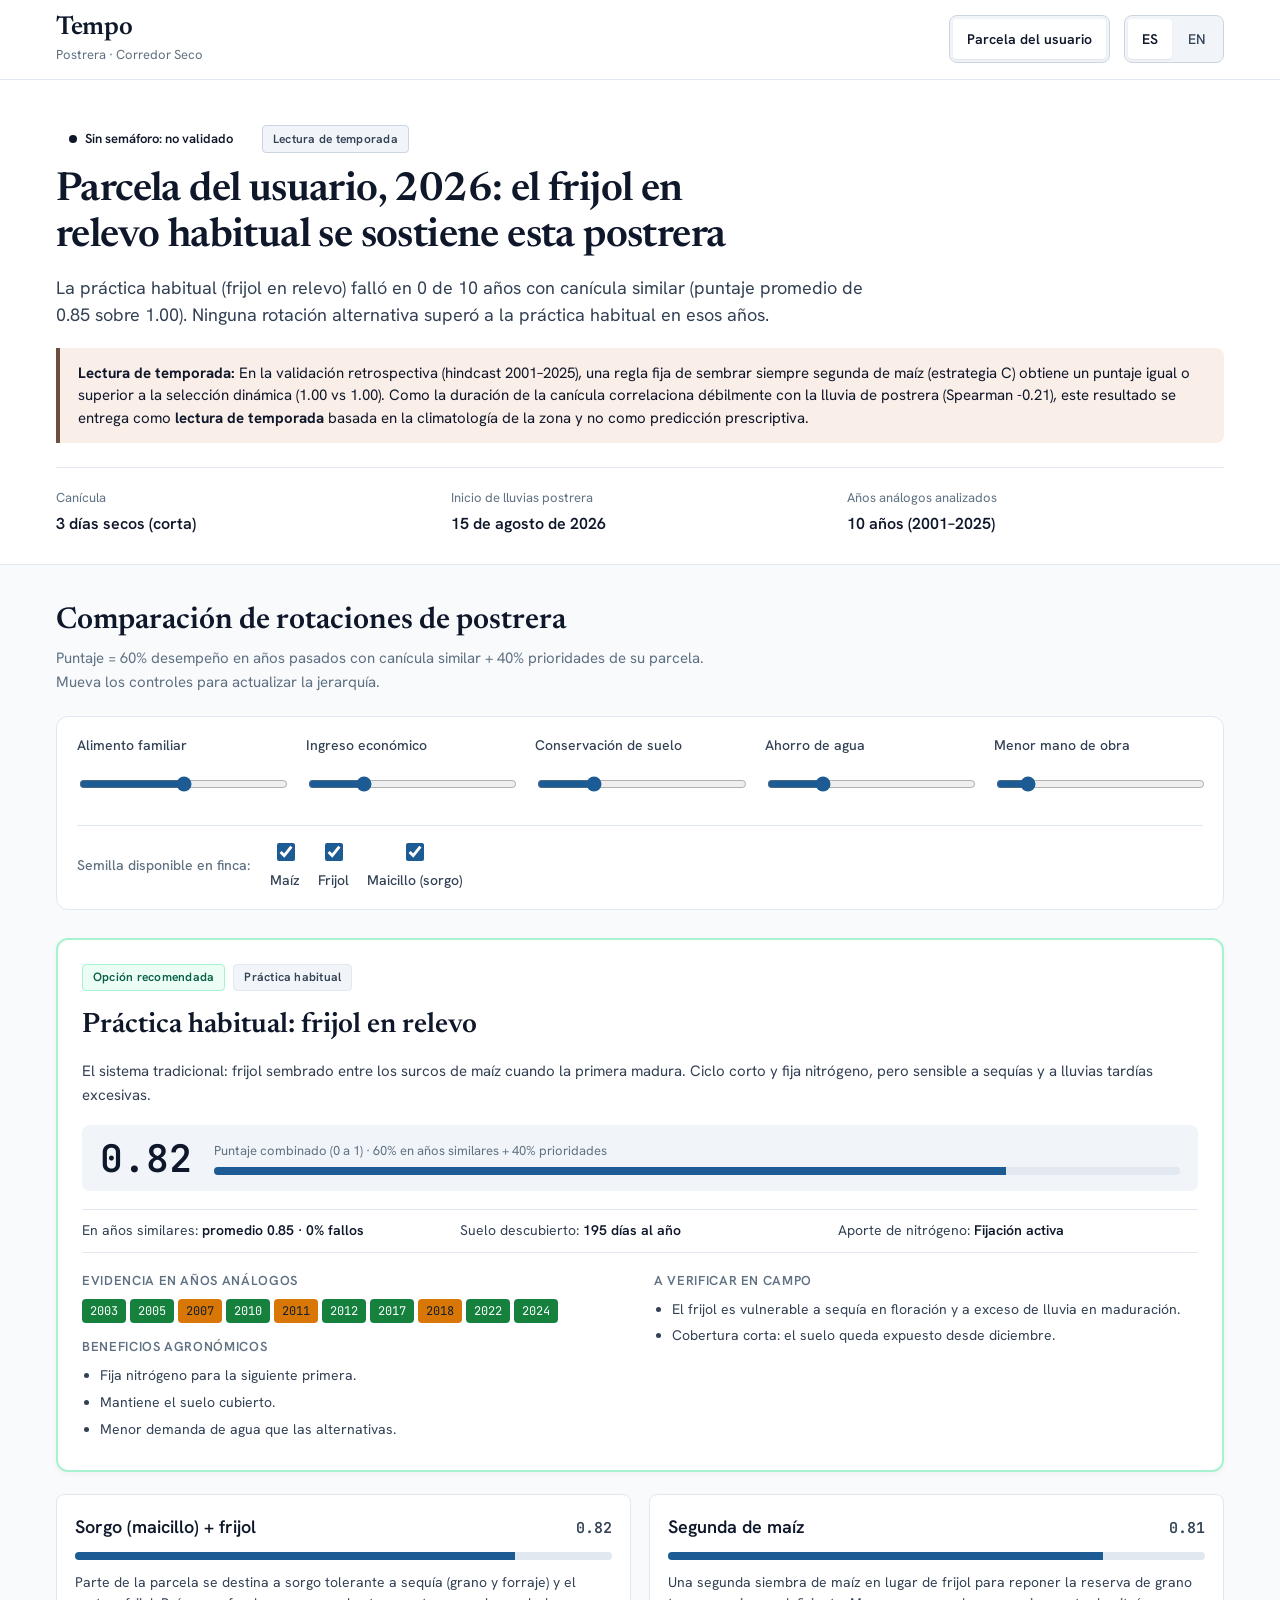
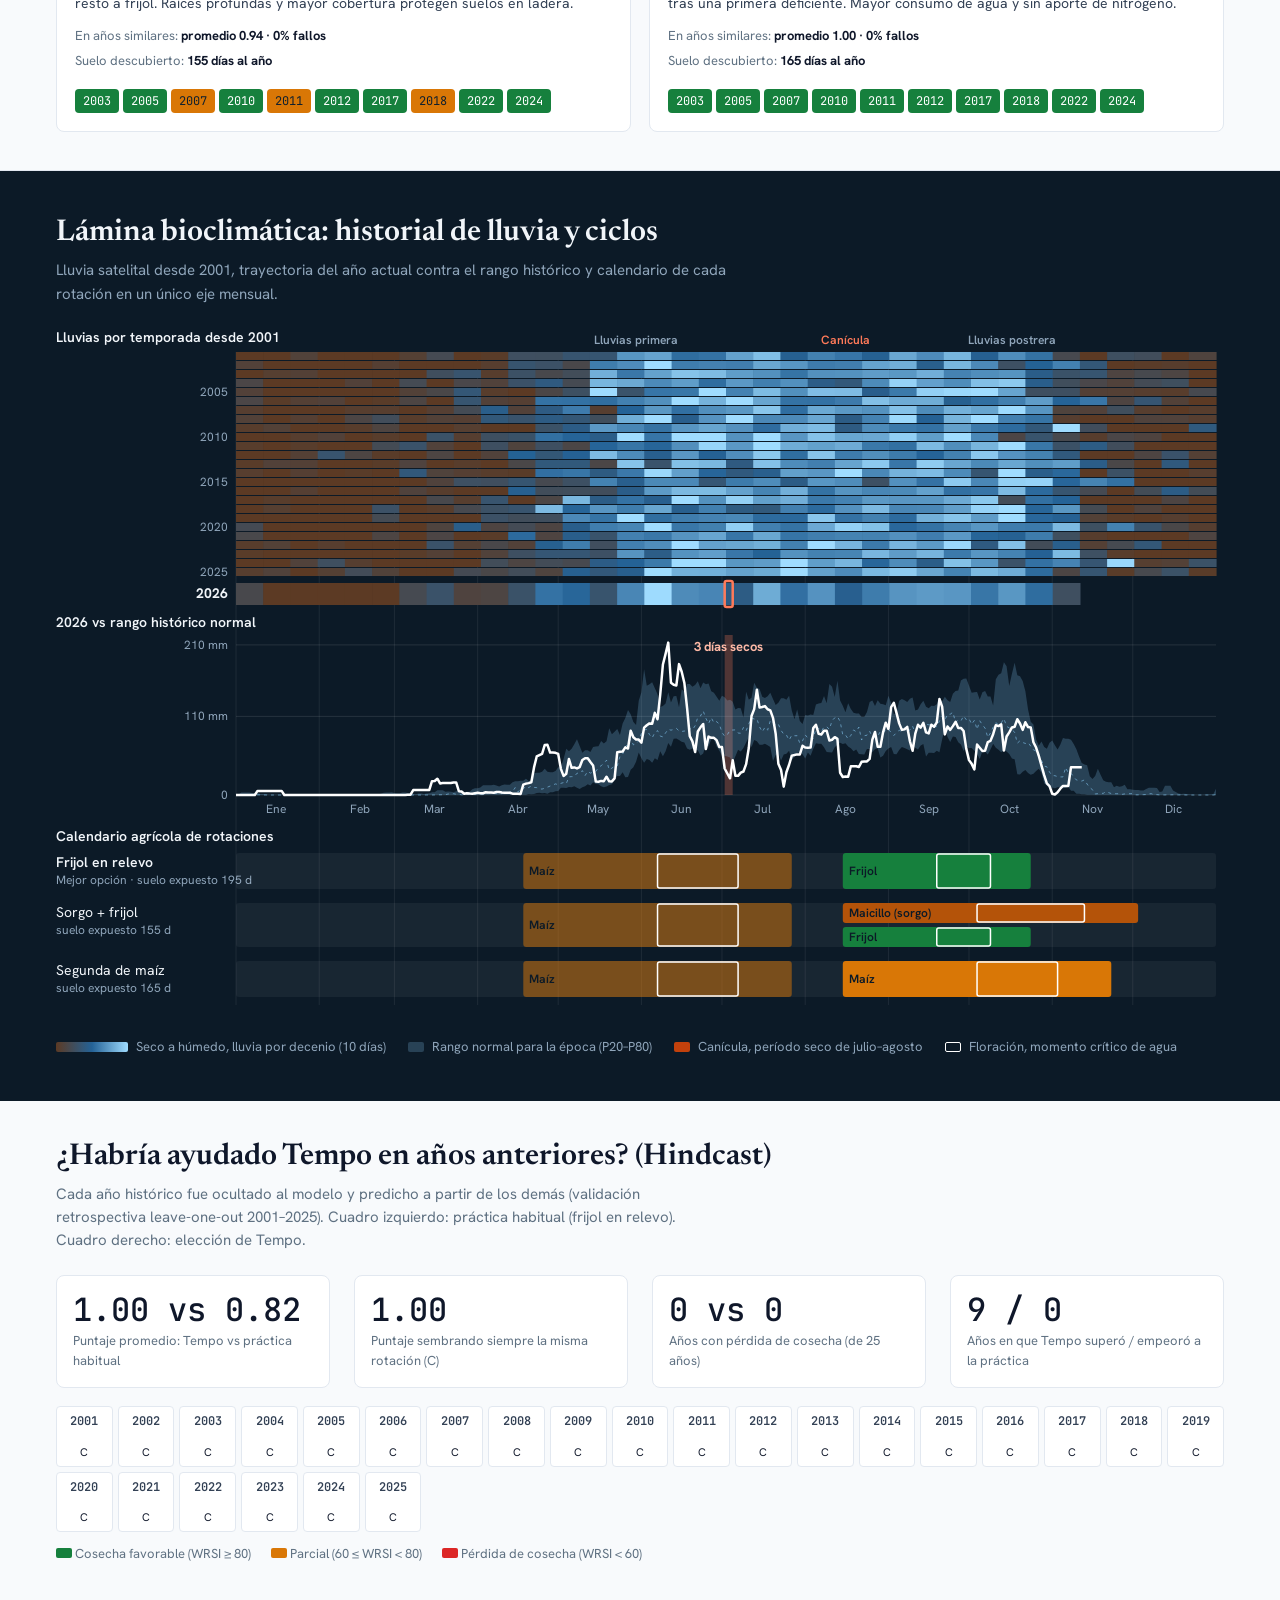
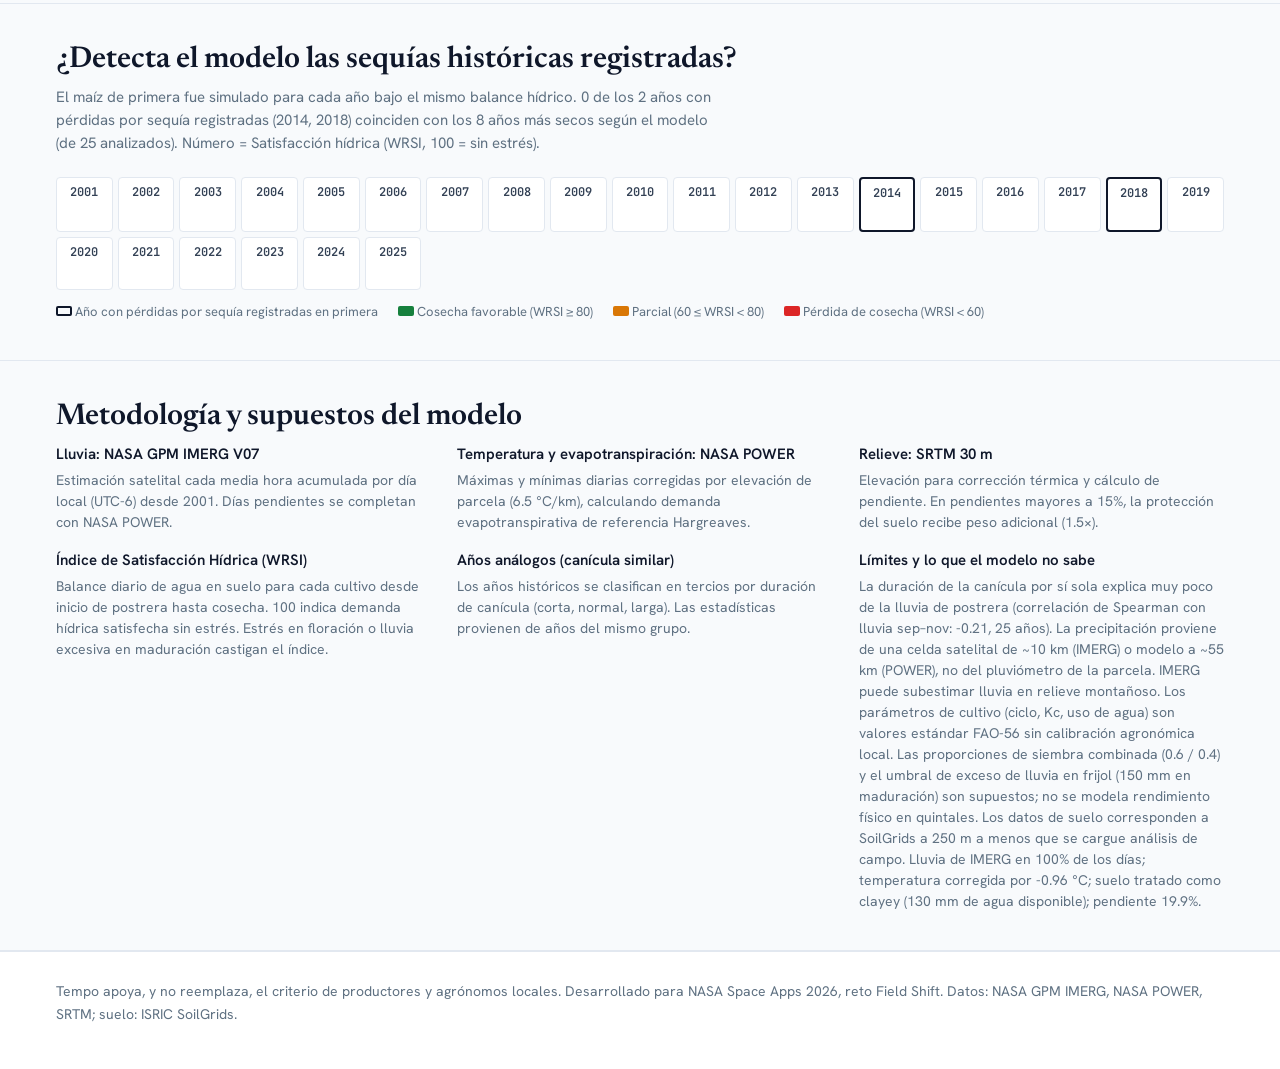
<file: web/index.html>
<!DOCTYPE html>
<html lang="es">
<head>
<meta charset="utf-8">
<meta name="viewport" content="width=device-width, initial-scale=1">
<title id="pageTitle">Tempo · Apoyo para la Postrera en el Corredor Seco</title>
<link rel="preconnect" href="https://fonts.googleapis.com">
<link rel="preconnect" href="https://fonts.gstatic.com" crossorigin>
<link href="https://fonts.googleapis.com/css2?family=Hanken+Grotesk:ital,wght@0,300;0,400;0,500;0,600;0,700;1,400&family=JetBrains+Mono:wght@400;500;600&family=Newsreader:ital,opsz,wght@0,6..72,400;0,6..72,500;0,6..72,600;1,6..72,400&display=swap" rel="stylesheet">
<style>
:root {
  color-scheme: light dark;
  --font-ui: "Hanken Grotesk", system-ui, -apple-system, sans-serif;
  --font-serif: "Newsreader", Georgia, serif;
  --font-mono: "JetBrains Mono", ui-monospace, monospace;

  --gutter: 16px;
  --max-w: 1200px;
  --radius-sm: 4px;
  --radius-md: 8px;
  --radius-lg: 12px;

  /* Palette - Sober agronomic field desk (light) */
  --bg-page: #f8fafc;
  --bg-surface: #ffffff;
  --bg-surface-alt: #f1f5f9;
  --bg-plate: #0c1a27;
  --plate-ink: #f1f5f9;
  --plate-mute: #8fa5ba;
  --plate-line: rgba(255, 255, 255, 0.12);

  --ink-primary: #0f172a;
  --ink-secondary: #334155;
  --ink-muted: #5f7182;
  --border-subtle: #e2e8f0;
  --border-strong: #cbd5e1;

  --rain: #1d5b94;
  --rain-soft: #e8f2fa;
  --soil: #6b4e3d;
  --canicula: #c2410c;
  --canicula-soft: #faeee9;

  /* Traffic light tokens */
  --status-good-bg: #ecfdf5;
  --status-good-ink: #065f46;
  --status-good-border: #a7f3d0;
  --status-good-dot: #10b981;

  --status-warn-bg: #fffbeb;
  --status-warn-ink: #854d0e;
  --status-warn-border: #fde68a;
  --status-warn-dot: #f59e0b;

  --status-risk-bg: #fef2f2;
  --status-risk-ink: #991b1b;
  --status-risk-border: #fecaca;
  --status-risk-dot: #ef4444;

  /* Crops */
  --crop-maize: #d97706;
  --crop-bean: #16803d;
  --crop-sorghum: #b45309;

  /* WRSI Harvest classes */
  --harvest-good: #16803d;
  --harvest-part: #d97706;
  --harvest-fail: #dc2626;
}

@media (prefers-color-scheme: dark) {
  :root {
    --bg-page: #0b1118;
    --bg-surface: #121a24;
    --bg-surface-alt: #182330;
    --bg-plate: #071018;
    --plate-ink: #f1f5f9;
    --plate-mute: #8fa5ba;
    --plate-line: rgba(255, 255, 255, 0.12);

    --ink-primary: #f8fafc;
    --ink-secondary: #cbd5e1;
    --ink-muted: #8496a7;
    --border-subtle: #1e2d3d;
    --border-strong: #334457;

    --rain: #60a5fa;
    --rain-soft: #162638;
    --soil: #a88469;
    --canicula: #fb923c;
    --canicula-soft: #2c1611;

    --status-good-bg: #062b1e;
    --status-good-ink: #6ee7b7;
    --status-good-border: #134e37;
    --status-good-dot: #34d399;

    --status-warn-bg: #2e1d05;
    --status-warn-ink: #fde047;
    --status-warn-border: #613e09;
    --status-warn-dot: #fbbf24;

    --status-risk-bg: #2f0f0e;
    --status-risk-ink: #fca5a5;
    --status-risk-border: #6b1d19;
    --status-risk-dot: #f87171;

    --crop-maize: #fbbf24;
    --crop-bean: #4ade80;
    --crop-sorghum: #fb923c;

    --harvest-good: #22c55e;
    --harvest-part: #facc15;
    --harvest-fail: #f87171;
  }
}

* {
  box-sizing: border-box;
  min-width: 0;
}

html, body {
  margin: 0;
  padding: 0;
  width: 100%;
  overflow-x: clip;
}

body {
  background: var(--bg-page);
  color: var(--ink-primary);
  font-family: var(--font-ui);
  font-size: 16px;
  line-height: 1.55;
  -webkit-font-smoothing: antialiased;
}

.wrap {
  width: 100%;
  max-width: var(--max-w);
  margin: 0 auto;
  padding-left: var(--gutter);
  padding-right: var(--gutter);
}

/* Header & Controls bar */
.top-bar {
  background: var(--bg-surface);
  border-bottom: 1px solid var(--border-subtle);
  padding: 14px 0;
}

.top-bar-inner {
  display: flex;
  flex-wrap: wrap;
  align-items: center;
  justify-content: space-between;
  gap: 12px 20px;
}

.brand {
  display: flex;
  flex-direction: column;
}

.brand-title {
  font-family: var(--font-serif);
  font-size: 26px;
  font-weight: 600;
  line-height: 1.1;
  letter-spacing: -0.01em;
  color: var(--ink-primary);
  margin: 0;
}

.brand-sub {
  font-size: 13px;
  color: var(--ink-muted);
  margin: 2px 0 0;
}

.selectors-group {
  display: flex;
  flex-wrap: wrap;
  align-items: center;
  gap: 10px 14px;
}

.seg-group {
  display: inline-flex;
  background: var(--bg-surface-alt);
  border: 1px solid var(--border-strong);
  border-radius: var(--radius-md);
  padding: 3px;
  gap: 2px;
}

.seg-btn {
  font-family: var(--font-ui);
  font-size: 14px;
  font-weight: 500;
  padding: 8px 14px;
  min-height: 40px;
  border: none;
  background: transparent;
  color: var(--ink-secondary);
  border-radius: var(--radius-sm);
  cursor: pointer;
  white-space: nowrap;
}

.seg-btn[aria-pressed="true"] {
  background: var(--bg-surface);
  color: var(--ink-primary);
  font-weight: 600;
  box-shadow: 0 1px 2px rgba(0, 0, 0, 0.08);
}

.seg-btn:focus-visible, button:focus-visible, input:focus-visible {
  outline: 2px solid var(--rain);
  outline-offset: 2px;
}

/* Verdict Hero (At the top) */
.verdict-hero {
  background: var(--bg-surface);
  border-bottom: 1px solid var(--border-subtle);
  padding: clamp(24px, 4vw, 44px) 0 28px;
}

.verdict-status-row {
  display: flex;
  flex-wrap: wrap;
  align-items: center;
  gap: 10px 16px;
  margin-bottom: 14px;
}

.status-pill {
  display: inline-flex;
  align-items: center;
  gap: 8px;
  padding: 4px 12px;
  border-radius: 999px;
  font-size: 13px;
  font-weight: 600;
  border: 1px solid transparent;
}

.status-pill.green {
  background: var(--status-good-bg);
  color: var(--status-good-ink);
  border-color: var(--status-good-border);
}

.status-pill.yellow {
  background: var(--status-warn-bg);
  color: var(--status-warn-ink);
  border-color: var(--status-warn-border);
}

.status-pill.red {
  background: var(--status-risk-bg);
  color: var(--status-risk-ink);
  border-color: var(--status-risk-border);
}

.status-dot {
  width: 8px;
  height: 8px;
  border-radius: 50%;
  background: currentColor;
}

.reading-pill {
  background: var(--bg-surface-alt);
  color: var(--ink-secondary);
  border: 1px solid var(--border-strong);
  padding: 4px 10px;
  border-radius: var(--radius-sm);
  font-size: 12px;
  font-weight: 600;
  letter-spacing: 0.02em;
}

.verdict-headline {
  font-family: var(--font-serif);
  font-size: clamp(26px, 3.8vw, 40px);
  font-weight: 600;
  line-height: 1.15;
  letter-spacing: -0.015em;
  margin: 0 0 14px;
  color: var(--ink-primary);
  text-wrap: balance;
}

.verdict-lead {
  font-size: clamp(16px, 1.8vw, 18px);
  color: var(--ink-secondary);
  line-height: 1.5;
  margin: 0 0 20px;
  max-width: 82ch;
  text-wrap: pretty;
}

/* Honest hindcast alert callout */
.hindcast-box {
  background: var(--bg-surface-alt);
  border-left: 4px solid var(--border-strong);
  padding: 14px 18px;
  border-radius: 0 var(--radius-md) var(--radius-md) 0;
  margin: 20px 0;
  font-size: 15px;
  line-height: 1.5;
  color: var(--ink-secondary);
}

.hindcast-box.seasonal-reading {
  border-left-color: var(--soil);
  background: var(--canicula-soft);
  color: var(--ink-primary);
}

.hindcast-box strong {
  color: var(--ink-primary);
}

/* Diagnostics summary cards */
.diag-grid {
  display: grid;
  grid-template-columns: repeat(auto-fit, minmax(200px, 1fr));
  gap: 12px 18px;
  margin-top: 24px;
  padding-top: 20px;
  border-top: 1px solid var(--border-subtle);
}

.diag-item {
  display: flex;
  flex-direction: column;
  gap: 3px;
}

.diag-label {
  font-size: 13px;
  color: var(--ink-muted);
}

.diag-value {
  font-size: 16px;
  font-weight: 600;
  color: var(--ink-primary);
  font-variant-numeric: tabular-nums;
}

/* Sections shared */
section.content-section {
  padding: 38px 0;
  border-bottom: 1px solid var(--border-subtle);
}

h2 {
  font-family: var(--font-serif);
  font-size: clamp(22px, 2.8vw, 30px);
  font-weight: 600;
  line-height: 1.2;
  margin: 0 0 8px;
  color: var(--ink-primary);
  text-wrap: balance;
}

.section-note {
  color: var(--ink-muted);
  font-size: 15px;
  margin: 0 0 22px;
  max-width: 84ch;
}

/* Priority & seed adjustment panel */
.controls-panel {
  background: var(--bg-surface);
  border: 1px solid var(--border-subtle);
  border-radius: var(--radius-lg);
  padding: 18px 20px;
  margin-bottom: 28px;
}

.controls-grid {
  display: grid;
  grid-template-columns: repeat(auto-fit, minmax(180px, 1fr));
  gap: 14px 20px;
}

.controls-grid label {
  display: flex;
  flex-direction: column;
  gap: 6px;
  font-size: 14px;
  color: var(--ink-secondary);
}

.controls-grid label span {
  font-weight: 500;
}

.controls-grid input[type="range"] {
  width: 100%;
  height: 38px;
  accent-color: var(--rain);
  cursor: pointer;
}

.seeds-row {
  grid-column: 1 / -1;
  display: flex;
  flex-wrap: wrap;
  align-items: center;
  gap: 12px 20px;
  padding-top: 14px;
  margin-top: 6px;
  border-top: 1px solid var(--border-subtle);
  font-size: 14px;
}

.seeds-title {
  color: var(--ink-muted);
  font-weight: 500;
}

.seeds-checkboxes {
  display: flex;
  flex-wrap: wrap;
  gap: 10px 18px;
}

.seed-label {
  display: inline-flex;
  align-items: center;
  gap: 8px;
  cursor: pointer;
  min-height: 40px;
}

.seed-label input[type="checkbox"] {
  width: 18px;
  height: 18px;
  accent-color: var(--rain);
}

/* Rotation Strategy Display - Asymmetric, anti-slop */
.strategies-layout {
  display: flex;
  flex-direction: column;
  gap: 22px;
}

/* Primary Featured Recommendation */
.featured-strategy {
  background: var(--bg-surface);
  border: 2px solid var(--border-strong);
  border-radius: var(--radius-lg);
  padding: 24px;
  display: flex;
  flex-direction: column;
  gap: 18px;
}

.featured-strategy.is-best {
  border-color: var(--status-good-border);
  box-shadow: 0 2px 6px rgba(0, 0, 0, 0.04);
}

.featured-header {
  display: flex;
  flex-wrap: wrap;
  justify-content: space-between;
  align-items: baseline;
  gap: 10px 16px;
}

.featured-badges {
  display: flex;
  flex-wrap: wrap;
  gap: 8px;
}

.badge {
  font-size: 12px;
  font-weight: 600;
  padding: 3px 10px;
  border-radius: var(--radius-sm);
  letter-spacing: 0.02em;
}

.badge-rec {
  background: var(--status-good-bg);
  color: var(--status-good-ink);
  border: 1px solid var(--status-good-border);
}

.badge-tag {
  background: var(--bg-surface-alt);
  color: var(--ink-secondary);
  border: 1px solid var(--border-subtle);
}

.badge-dim {
  background: var(--bg-surface-alt);
  color: var(--ink-muted);
  border: 1px dashed var(--border-strong);
}

.featured-title {
  font-family: var(--font-serif);
  font-size: clamp(22px, 3vw, 28px);
  font-weight: 600;
  line-height: 1.2;
  margin: 0;
  color: var(--ink-primary);
}

.score-banner {
  display: grid;
  grid-template-columns: auto 1fr;
  align-items: center;
  gap: 16px 22px;
  padding: 14px 18px;
  background: var(--bg-surface-alt);
  border-radius: var(--radius-md);
}

.score-num {
  font-family: var(--font-mono);
  font-size: 38px;
  font-weight: 600;
  line-height: 1;
  color: var(--ink-primary);
}

.score-details {
  display: flex;
  flex-direction: column;
  gap: 6px;
}

.score-label {
  font-size: 13px;
  color: var(--ink-muted);
}

.progress-track {
  width: 100%;
  height: 8px;
  background: var(--border-subtle);
  border-radius: 4px;
  overflow: hidden;
}

.progress-bar {
  height: 100%;
  background: var(--rain);
  transition: width 0.35s ease;
}

.metrics-row {
  display: grid;
  grid-template-columns: repeat(auto-fit, minmax(180px, 1fr));
  gap: 10px 18px;
  font-size: 14px;
  color: var(--ink-secondary);
  padding: 10px 0;
  border-top: 1px solid var(--border-subtle);
  border-bottom: 1px solid var(--border-subtle);
}

.metrics-row div strong {
  color: var(--ink-primary);
  font-weight: 600;
}

.strategy-desc {
  font-size: 15px;
  color: var(--ink-secondary);
  line-height: 1.55;
  margin: 0;
}

.details-columns {
  display: grid;
  grid-template-columns: repeat(auto-fit, minmax(260px, 1fr));
  gap: 20px 28px;
}

.details-col h4 {
  font-size: 13px;
  font-weight: 600;
  text-transform: uppercase;
  letter-spacing: 0.05em;
  color: var(--ink-muted);
  margin: 0 0 8px;
}

.details-col ul {
  margin: 0;
  padding-left: 18px;
  font-size: 14px;
  color: var(--ink-secondary);
}

.details-col li {
  margin-bottom: 5px;
}

/* Evidence chips */
.years-chips {
  display: flex;
  flex-wrap: wrap;
  gap: 4px;
}

.yr-chip {
  font-family: var(--font-mono);
  font-size: 12px;
  padding: 3px 8px;
  border-radius: var(--radius-sm);
  color: #ffffff;
  font-variant-numeric: tabular-nums;
  cursor: default;
}

.yr-chip.s1 { background: var(--harvest-good); }
.yr-chip.s05 { background: var(--harvest-part); color: #10202e; }
.yr-chip.s0 { background: var(--harvest-fail); }

/* Alternative options comparative grid */
.alternatives-grid {
  display: grid;
  grid-template-columns: repeat(auto-fit, minmax(290px, 1fr));
  gap: 18px;
}

.alt-card {
  background: var(--bg-surface);
  border: 1px solid var(--border-subtle);
  border-radius: var(--radius-md);
  padding: 18px;
  display: flex;
  flex-direction: column;
  gap: 12px;
}

.alt-card.is-off {
  opacity: 0.58;
}

.alt-header {
  display: flex;
  justify-content: space-between;
  align-items: baseline;
  gap: 10px;
}

.alt-header h3 {
  font-size: 18px;
  font-weight: 600;
  margin: 0;
  color: var(--ink-primary);
}

.alt-score {
  font-family: var(--font-mono);
  font-size: 15px;
  font-weight: 600;
  color: var(--ink-secondary);
}

.alt-card p {
  font-size: 14px;
  color: var(--ink-secondary);
  line-height: 1.5;
  margin: 0;
}

.alt-kvs {
  font-size: 13px;
  color: var(--ink-muted);
  display: flex;
  flex-direction: column;
  gap: 4px;
}

.alt-kvs span strong {
  color: var(--ink-primary);
}

/* Almanac Plate Section */
.plate-section {
  background: var(--bg-plate);
  color: var(--plate-ink);
  padding: clamp(28px, 4vw, 44px) 0;
}

.plate-section h2 {
  color: var(--plate-ink);
}

.plate-section .section-note {
  color: var(--plate-mute);
}

.fig {
  position: relative;
  width: 100%;
  overflow: hidden;
  margin: 18px 0 12px;
}

.fig > svg {
  display: block;
  width: 100%;
  height: 100%;
  font-family: var(--font-ui);
}

.plate-legend {
  display: flex;
  flex-wrap: wrap;
  gap: 10px 22px;
  font-size: 13px;
  color: var(--plate-mute);
  align-items: center;
  padding-top: 10px;
}

.plate-legend-item {
  display: inline-flex;
  align-items: center;
  gap: 8px;
}

.legend-swatch {
  display: inline-block;
  width: 16px;
  height: 10px;
  border-radius: 2px;
}

.legend-ramp {
  width: 72px;
  background: linear-gradient(90deg, #5c3a24, #246296, #9fdcff);
}

/* Validation Hindcast & Disaster checks */
.stats-grid {
  display: grid;
  grid-template-columns: repeat(auto-fit, minmax(210px, 1fr));
  gap: 16px 24px;
  margin: 18px 0;
}

.stat-item {
  background: var(--bg-surface);
  border: 1px solid var(--border-subtle);
  border-radius: var(--radius-md);
  padding: 16px;
  display: flex;
  flex-direction: column;
  gap: 4px;
}

.stat-num {
  font-family: var(--font-mono);
  font-size: 32px;
  font-weight: 500;
  line-height: 1.1;
  color: var(--ink-primary);
  font-variant-numeric: tabular-nums;
}

.stat-label {
  font-size: 13px;
  color: var(--ink-muted);
}

.strip {
  display: grid;
  grid-template-columns: repeat(auto-fill, minmax(54px, 1fr));
  gap: 5px;
  margin-top: 14px;
}

.cell {
  border: 1px solid var(--border-subtle);
  background: var(--bg-surface);
  border-radius: var(--radius-sm);
  padding: 5px 3px;
  text-align: center;
  font-size: 11px;
}

.cell b {
  display: block;
  font-family: var(--font-mono);
  font-weight: 600;
  font-size: 12px;
  margin-bottom: 3px;
  color: var(--ink-secondary);
}

.cell.doc {
  border: 2px solid var(--ink-primary);
}

.cell em {
  font-style: normal;
  display: block;
  border-radius: 3px;
  padding: 1px 0;
  color: #fff;
  font-family: var(--font-mono);
}

.cell em.s05 {
  color: #10202e;
}

.cell div {
  display: flex;
  gap: 2px;
  justify-content: center;
}

.cell span {
  width: 14px;
  height: 10px;
  border-radius: 2px;
}

.strip-legend {
  display: flex;
  flex-wrap: wrap;
  gap: 10px 20px;
  font-size: 13px;
  color: var(--ink-muted);
  margin-top: 12px;
}

/* Method grid */
.method-grid {
  display: grid;
  grid-template-columns: repeat(auto-fit, minmax(300px, 1fr));
  gap: 16px 36px;
  margin: 0;
}

.method-item {
  display: flex;
  flex-direction: column;
  gap: 4px;
}

.method-item dt {
  font-size: 15px;
  font-weight: 600;
  color: var(--ink-primary);
}

.method-item dd {
  margin: 0;
  font-size: 14px;
  color: var(--ink-muted);
  line-height: 1.5;
}

/* Footer */
footer.site-footer {
  background: var(--bg-surface);
  border-top: 1px solid var(--border-subtle);
  padding: 28px 0 44px;
  font-size: 14px;
  color: var(--ink-muted);
  line-height: 1.6;
}

@media (max-width: 600px) {
  .score-banner {
    grid-template-columns: 1fr;
    gap: 10px;
  }
}
</style>
</head>
<body>

<header class="top-bar">
  <div class="wrap top-bar-inner">
    <div class="brand">
      <h1 class="brand-title">Tempo</h1>
      <span class="brand-sub" id="brandSub">Postrera · Corredor Seco</span>
    </div>
    <div class="selectors-group">
      <div class="seg-group" id="zones" role="group" aria-label="Zona agrícola / Agricultural zone"></div>
      <div class="seg-group" id="langSwitch" role="group" aria-label="Idioma / Language">
        <button type="button" class="seg-btn" id="btnLangEs" data-lang="es" aria-pressed="true">ES</button>
        <button type="button" class="seg-btn" id="btnLangEn" data-lang="en" aria-pressed="false">EN</button>
      </div>
    </div>
  </div>
</header>

<main>
  <!-- 1) El veredicto va arriba -->
  <section class="verdict-hero">
    <div class="wrap">
      <div class="verdict-status-row">
        <span class="status-pill green" id="verdictPill"><i class="status-dot"></i><span id="verdictPillText">Favorable</span></span>
        <span class="reading-pill" id="verdictReadingPill">Lectura de temporada</span>
      </div>
      <h2 class="verdict-headline" id="verdictHeadline"></h2>
      <p class="verdict-lead" id="verdictLead"></p>
      
      <!-- Honest hindcast statement with 'lectura de temporada' -->
      <div class="hindcast-box" id="verdictHindcast"></div>

      <div class="diag-grid">
        <div class="diag-item">
          <span class="diag-label" id="lblCanicula">Canícula</span>
          <span class="diag-value" id="valCanicula"></span>
        </div>
        <div class="diag-item">
          <span class="diag-label" id="lblOnset">Inicio de lluvias postrera</span>
          <span class="diag-value" id="valOnset"></span>
        </div>
        <div class="diag-item">
          <span class="diag-label" id="lblAnalogs">Años análogos históricos</span>
          <span class="diag-value" id="valAnalogs"></span>
        </div>
      </div>
    </div>
  </section>

  <!-- Rotation strategies comparison & farmer adjustment -->
  <section class="content-section">
    <div class="wrap">
      <h2 id="headingStrategies">Comparación de rotaciones de postrera</h2>
      <p class="section-note" id="descStrategies">El puntaje combina 60% desempeño en años pasados con canícula similar + 40% prioridades de la finca. Ajuste los controles para recalcular la mejor opción.</p>
      
      <div class="controls-panel">
        <div class="controls-grid" id="controlsGrid"></div>
      </div>

      <!-- Asymmetric anti-slop strategy display -->
      <div class="strategies-layout">
        <div class="featured-strategy is-best" id="featuredCard"></div>
        <div class="alternatives-grid" id="alternativesGrid"></div>
      </div>
    </div>
  </section>

  <!-- Almanac Plate: Visualizing the climate & cycles on shared axis -->
  <section class="plate-section">
    <div class="wrap">
      <h2 id="headingPlate">Lámina bioclimática: historial de lluvia y ciclos</h2>
      <p class="section-note" id="descPlate">Lluvia satelital por temporada desde 2001, trayectoria de este año contra lo habitual y calendario de cada cultivo en un solo eje mensual.</p>
      
      <div class="fig" id="fig">
        <svg id="plate" role="img" aria-label="Lámina climática de lluvias y rotaciones"></svg>
      </div>

      <div class="plate-legend" id="plateLegend"></div>
    </div>
  </section>

  <!-- Historical validation: leave-one-out hindcast -->
  <section class="content-section">
    <div class="wrap">
      <h2 id="headingValidation">¿Habría ayudado Tempo en años anteriores?</h2>
      <p class="section-note" id="descValidation">Cada año histórico fue ocultado al modelo y predicho con los demás (validación cruzada leave-one-out). Cuadro izquierdo: práctica habitual. Cuadro derecho: elección de Tempo.</p>
      
      <div class="stats-grid" id="figs"></div>
      <div class="strip" id="strip"></div>
      <div class="strip-legend" id="stripLegend"></div>
    </div>
  </section>

  <!-- Primera drought check -->
  <section class="content-section">
    <div class="wrap">
      <h2 id="headingPrimera">¿Detecta el modelo las sequías históricas registradas?</h2>
      <p class="section-note" id="pcNote"></p>
      
      <div class="strip" id="pcStrip"></div>
      <div class="strip-legend" id="pcStripLegend"></div>
    </div>
  </section>

  <!-- Methodology & limitations -->
  <section class="content-section">
    <div class="wrap">
      <h2 id="headingMethod">Metodología y supuestos del modelo</h2>
      <dl class="method-grid" id="methodGrid"></dl>
    </div>
  </section>
</main>

<footer class="site-footer">
  <div class="wrap" id="footerText">
    Tempo apoya, y no reemplaza, el criterio de productores y agrónomos locales. Desarrollado para NASA Space Apps 2026, reto Field Shift. Datos: NASA GPM IMERG, NASA POWER, SRTM; suelo: ISRIC SoilGrids.
  </div>
</footer>

<script>
{
const DATA = {"zones":{"parcela":{"zone":{"key":"parcela","name":"Parcela del usuario, El Salvador","lat":13.796406,"lon":-89.801031,"parcel_elevation_m":null},"current_year":2026,"current":{"canicula_days":3,"canicula_class":"short","postrera_onset":"2026-08-15","analog_years":[2003,2005,2007,2010,2011,2012,2017,2018,2022,2024],"recommended":"A","margin_over_second":0.003},"strategies":[{"key":"A","label":"Current: relay bean after maize","description":"The usual system: beans sown between the maize rows once the primera maize matures. Short cycle, fixes nitrogen, but sensitive to both drought and heavy late rains.","crops":["bean"],"available":true,"score":0.823,"analog_stats":{"n_years":10,"mean_score":0.85,"failure_rate":0.0,"good_rate":0.7},"all_years_stats":{"n_years":25,"mean_score":0.82,"failure_rate":0.0,"good_rate":0.64},"attributes":{"food":0.8,"income":0.8,"soil":0.76,"water":1.0,"labor":0.4,"nitrogen_fixing":true},"why":"In 10 past years with a short can\u00edcula like 2026, this strategy scored 0.85 on average (1 = good harvest, 0 = failure) and failed in 0% of them.","evidence":[{"year":2003,"score":1.0,"crops":{"bean":{"wrsi":100.0,"class":"good"}}},{"year":2005,"score":1.0,"crops":{"bean":{"wrsi":100.0,"class":"good"}}},{"year":2007,"score":0.5,"crops":{"bean":{"wrsi":100.0,"class":"partial"}}},{"year":2010,"score":1.0,"crops":{"bean":{"wrsi":100.0,"class":"good"}}},{"year":2011,"score":0.5,"crops":{"bean":{"wrsi":100.0,"class":"partial"}}},{"year":2012,"score":1.0,"crops":{"bean":{"wrsi":100.0,"class":"good"}}},{"year":2017,"score":1.0,"crops":{"bean":{"wrsi":100.0,"class":"good"}}},{"year":2018,"score":0.5,"crops":{"bean":{"wrsi":100.0,"class":"partial"}}},{"year":2022,"score":1.0,"crops":{"bean":{"wrsi":100.0,"class":"good"}}},{"year":2024,"score":1.0,"crops":{"bean":{"wrsi":100.0,"class":"good"}}}],"benefits":["Fixes nitrogen for the next primera.","Keeps more of the soil covered.","Lower water demand than the alternatives."],"gaps":["Rainfall is a ~10 km satellite cell (IMERG) or a ~55 km model cell (POWER), not the parcel. IMERG is known to miss part of the rain in mountain terrain.","Crop parameters (cycle, water use) are FAO-56 defaults not yet validated by a local agronomist.","Mixed-plot land shares (0.6 / 0.4) and the bean excess-rain threshold (150 mm at maturity) are assumptions; yields are not modeled.","Soil data is SoilGrids at 250 m unless the technician enters field data."],"risks":["Beans are hit by both drought at flowering and heavy rain at maturity.","Short ground cover: soil is bare again by December."],"rotation":[{"crop":"maize","season":"primera","start":108,"end":208,"flower_start":158,"flower_end":188},{"crop":"bean","season":"postrera","start":227,"end":297,"flower_start":262,"flower_end":282}],"bare_days":195},{"key":"B","label":"Sorghum + bean","description":"Part of the plot goes to drought-tolerant sorghum (grain and forage), the rest to beans. Deep roots and longer ground cover protect sloped soil.","crops":["sorghum","bean"],"available":true,"score":0.82,"analog_stats":{"n_years":10,"mean_score":0.94,"failure_rate":0.0,"good_rate":0.7},"all_years_stats":{"n_years":25,"mean_score":0.93,"failure_rate":0.0,"good_rate":0.64},"attributes":{"food":0.68,"income":0.56,"soil":0.83,"water":0.43,"labor":0.52,"nitrogen_fixing":true},"why":"In 10 past years with a short can\u00edcula like 2026, this strategy scored 0.94 on average (1 = good harvest, 0 = failure) and failed in 0% of them.","evidence":[{"year":2003,"score":1.0,"crops":{"sorghum":{"wrsi":99.2,"class":"good"},"bean":{"wrsi":100.0,"class":"good"}}},{"year":2005,"score":1.0,"crops":{"sorghum":{"wrsi":94.2,"class":"good"},"bean":{"wrsi":100.0,"class":"good"}}},{"year":2007,"score":0.8,"crops":{"sorghum":{"wrsi":95.9,"class":"good"},"bean":{"wrsi":100.0,"class":"partial"}}},{"year":2010,"score":1.0,"crops":{"sorghum":{"wrsi":82.1,"class":"good"},"bean":{"wrsi":100.0,"class":"good"}}},{"year":2011,"score":0.8,"crops":{"sorghum":{"wrsi":99.5,"class":"good"},"bean":{"wrsi":100.0,"class":"partial"}}},{"year":2012,"score":1.0,"crops":{"sorghum":{"wrsi":97.4,"class":"good"},"bean":{"wrsi":100.0,"class":"good"}}},{"year":2017,"score":1.0,"crops":{"sorghum":{"wrsi":97.5,"class":"good"},"bean":{"wrsi":100.0,"class":"good"}}},{"year":2018,"score":0.8,"crops":{"sorghum":{"wrsi":100.0,"class":"good"},"bean":{"wrsi":100.0,"class":"partial"}}},{"year":2022,"score":1.0,"crops":{"sorghum":{"wrsi":99.9,"class":"good"},"bean":{"wrsi":100.0,"class":"good"}}},{"year":2024,"score":1.0,"crops":{"sorghum":{"wrsi":100.0,"class":"good"},"bean":{"wrsi":100.0,"class":"good"}}}],"benefits":["Fixes nitrogen for the next primera.","Keeps more of the soil covered.","Spreads risk across two crops."],"gaps":["Rainfall is a ~10 km satellite cell (IMERG) or a ~55 km model cell (POWER), not the parcel. IMERG is known to miss part of the rain in mountain terrain.","Crop parameters (cycle, water use) are FAO-56 defaults not yet validated by a local agronomist.","Mixed-plot land shares (0.6 / 0.4) and the bean excess-rain threshold (150 mm at maturity) are assumptions; yields are not modeled.","Soil data is SoilGrids at 250 m unless the technician enters field data."],"risks":["Sorghum is less valued as human food than maize or beans.","Longer cycle: sorghum harvest falls into the dry season (December-January).","Seed of local sorghum (maicillo) varieties must be confirmed."],"rotation":[{"crop":"maize","season":"primera","start":108,"end":208,"flower_start":158,"flower_end":188},{"crop":"sorghum","season":"postrera","start":227,"end":337,"flower_start":277,"flower_end":317},{"crop":"bean","season":"postrera","start":227,"end":297,"flower_start":262,"flower_end":282}],"bare_days":155},{"key":"C","label":"Second maize","description":"A second maize crop instead of beans, to rebuild the grain reserve after a lost primera. Highest water demand of the three and no nitrogen return.","crops":["maize"],"available":true,"score":0.808,"analog_stats":{"n_years":10,"mean_score":1.0,"failure_rate":0.0,"good_rate":1.0},"all_years_stats":{"n_years":25,"mean_score":1.0,"failure_rate":0.0,"good_rate":1.0},"attributes":{"food":1.0,"income":0.6,"soil":0.18,"water":0.0,"labor":0.5,"nitrogen_fixing":false},"why":"In 10 past years with a short can\u00edcula like 2026, this strategy scored 1.0 on average (1 = good harvest, 0 = failure) and failed in 0% of them.","evidence":[{"year":2003,"score":1.0,"crops":{"maize":{"wrsi":100.0,"class":"good"}}},{"year":2005,"score":1.0,"crops":{"maize":{"wrsi":96.3,"class":"good"}}},{"year":2007,"score":1.0,"crops":{"maize":{"wrsi":97.6,"class":"good"}}},{"year":2010,"score":1.0,"crops":{"maize":{"wrsi":82.0,"class":"good"}}},{"year":2011,"score":1.0,"crops":{"maize":{"wrsi":98.7,"class":"good"}}},{"year":2012,"score":1.0,"crops":{"maize":{"wrsi":99.3,"class":"good"}}},{"year":2017,"score":1.0,"crops":{"maize":{"wrsi":99.7,"class":"good"}}},{"year":2018,"score":1.0,"crops":{"maize":{"wrsi":100.0,"class":"good"}}},{"year":2022,"score":1.0,"crops":{"maize":{"wrsi":99.5,"class":"good"}}},{"year":2024,"score":1.0,"crops":{"maize":{"wrsi":100.0,"class":"good"}}}],"benefits":["Highest food value."],"gaps":["Rainfall is a ~10 km satellite cell (IMERG) or a ~55 km model cell (POWER), not the parcel. IMERG is known to miss part of the rain in mountain terrain.","Crop parameters (cycle, water use) are FAO-56 defaults not yet validated by a local agronomist.","Mixed-plot land shares (0.6 / 0.4) and the bean excess-rain threshold (150 mm at maturity) are assumptions; yields are not modeled.","Soil data is SoilGrids at 250 m unless the technician enters field data."],"risks":["Highest water demand; late planting pushes grain filling into the dry season.","No nitrogen returned to the soil; maize after maize depletes it.","Skipping the bean crop removes the household's main protein and cash crop."],"rotation":[{"crop":"maize","season":"primera","start":108,"end":208,"flower_start":158,"flower_end":188},{"crop":"maize","season":"postrera","start":227,"end":327,"flower_start":277,"flower_end":307}],"bare_days":165}],"validation":{"n_years":25,"years":[2001,2002,2003,2004,2005,2006,2007,2008,2009,2010,2011,2012,2013,2014,2015,2016,2017,2018,2019,2020,2021,2022,2023,2024,2025],"mean_margin_vs_current":0.18,"mean_margin_vs_same_every_year":0.0,"sign_test_p":0.0039,"n_years_pick_tied":0,"mean_score_tempo":1.0,"mean_score_current":0.82,"mean_score_same_every_year":1.0,"mean_score_best_possible":1.0,"failure_years_tempo":0,"failure_years_current":0,"years_tempo_better":9,"years_tempo_worse":0,"picks":{"C":25},"by_year":[{"year":2001,"canicula_class":"long","pick":"C","pick_tied":false,"score_pick":1.0,"score_A":1.0,"clim_pick":"C","score_clim":1.0,"best_possible":1.0},{"year":2002,"canicula_class":"normal","pick":"C","pick_tied":false,"score_pick":1.0,"score_A":1.0,"clim_pick":"C","score_clim":1.0,"best_possible":1.0},{"year":2003,"canicula_class":"short","pick":"C","pick_tied":false,"score_pick":1.0,"score_A":1.0,"clim_pick":"C","score_clim":1.0,"best_possible":1.0},{"year":2004,"canicula_class":"long","pick":"C","pick_tied":false,"score_pick":1.0,"score_A":0.5,"clim_pick":"C","score_clim":1.0,"best_possible":1.0},{"year":2005,"canicula_class":"short","pick":"C","pick_tied":false,"score_pick":1.0,"score_A":1.0,"clim_pick":"C","score_clim":1.0,"best_possible":1.0},{"year":2006,"canicula_class":"normal","pick":"C","pick_tied":false,"score_pick":1.0,"score_A":1.0,"clim_pick":"C","score_clim":1.0,"best_possible":1.0},{"year":2007,"canicula_class":"short","pick":"C","pick_tied":false,"score_pick":1.0,"score_A":0.5,"clim_pick":"C","score_clim":1.0,"best_possible":1.0},{"year":2008,"canicula_class":"normal","pick":"C","pick_tied":false,"score_pick":1.0,"score_A":1.0,"clim_pick":"C","score_clim":1.0,"best_possible":1.0},{"year":2009,"canicula_class":"long","pick":"C","pick_tied":false,"score_pick":1.0,"score_A":1.0,"clim_pick":"C","score_clim":1.0,"best_possible":1.0},{"year":2010,"canicula_class":"short","pick":"C","pick_tied":false,"score_pick":1.0,"score_A":1.0,"clim_pick":"C","score_clim":1.0,"best_possible":1.0},{"year":2011,"canicula_class":"short","pick":"C","pick_tied":false,"score_pick":1.0,"score_A":0.5,"clim_pick":"C","score_clim":1.0,"best_possible":1.0},{"year":2012,"canicula_class":"short","pick":"C","pick_tied":false,"score_pick":1.0,"score_A":1.0,"clim_pick":"C","score_clim":1.0,"best_possible":1.0},{"year":2013,"canicula_class":"long","pick":"C","pick_tied":false,"score_pick":1.0,"score_A":1.0,"clim_pick":"C","score_clim":1.0,"best_possible":1.0},{"year":2014,"canicula_class":"long","pick":"C","pick_tied":false,"score_pick":1.0,"score_A":0.5,"clim_pick":"C","score_clim":1.0,"best_possible":1.0},{"year":2015,"canicula_class":"long","pick":"C","pick_tied":false,"score_pick":1.0,"score_A":0.5,"clim_pick":"C","score_clim":1.0,"best_possible":1.0},{"year":2016,"canicula_class":"normal","pick":"C","pick_tied":false,"score_pick":1.0,"score_A":0.5,"clim_pick":"C","score_clim":1.0,"best_possible":1.0},{"year":2017,"canicula_class":"short","pick":"C","pick_tied":false,"score_pick":1.0,"score_A":1.0,"clim_pick":"C","score_clim":1.0,"best_possible":1.0},{"year":2018,"canicula_class":"short","pick":"C","pick_tied":false,"score_pick":1.0,"score_A":0.5,"clim_pick":"C","score_clim":1.0,"best_possible":1.0},{"year":2019,"canicula_class":"normal","pick":"C","pick_tied":false,"score_pick":1.0,"score_A":0.5,"clim_pick":"C","score_clim":1.0,"best_possible":1.0},{"year":2020,"canicula_class":"normal","pick":"C","pick_tied":false,"score_pick":1.0,"score_A":1.0,"clim_pick":"C","score_clim":1.0,"best_possible":1.0},{"year":2021,"canicula_class":"long","pick":"C","pick_tied":false,"score_pick":1.0,"score_A":1.0,"clim_pick":"C","score_clim":1.0,"best_possible":1.0},{"year":2022,"canicula_class":"short","pick":"C","pick_tied":false,"score_pick":1.0,"score_A":1.0,"clim_pick":"C","score_clim":1.0,"best_possible":1.0},{"year":2023,"canicula_class":"normal","pick":"C","pick_tied":false,"score_pick":1.0,"score_A":1.0,"clim_pick":"C","score_clim":1.0,"best_possible":1.0},{"year":2024,"canicula_class":"short","pick":"C","pick_tied":false,"score_pick":1.0,"score_A":1.0,"clim_pick":"C","score_clim":1.0,"best_possible":1.0},{"year":2025,"canicula_class":"normal","pick":"C","pick_tied":false,"score_pick":1.0,"score_A":0.5,"clim_pick":"C","score_clim":1.0,"best_possible":1.0}]},"sensitivity":{"method":"leave-one-out hindcast re-run per variant; pick changes vs the baseline run","baseline":{"whc_mm":130,"bean_excess_rain_late_mm":150},"runs":{"whc_60":{"whc_mm":60,"bean_excess_rule":true,"n_years":25,"n_years_compared":25,"pick_changes":[{"year":2007,"pick_baseline":"C","pick":"A"},{"year":2011,"pick_baseline":"C","pick":"A"},{"year":2018,"pick_baseline":"C","pick":"A"}],"n_pick_changes":3,"picks":{"C":22,"A":3},"n_years_pick_tied":0,"mean_score_tempo":0.88,"mean_score_current":0.82,"mean_score_same_every_year":0.94,"mean_margin_vs_current":0.06,"years_tempo_better":6,"years_tempo_worse":2,"sign_test_p":0.2891,"check1":{"n_at_max_wrsi":11,"n_years":25,"discriminative":true,"documented_rank":{"2014":2,"2018":25},"documented_in_worst_third":[2014]}},"whc_90":{"whc_mm":90,"bean_excess_rule":true,"n_years":25,"n_years_compared":25,"pick_changes":[],"n_pick_changes":0,"picks":{"C":25},"n_years_pick_tied":0,"mean_score_tempo":0.98,"mean_score_current":0.82,"mean_score_same_every_year":0.98,"mean_margin_vs_current":0.16,"years_tempo_better":9,"years_tempo_worse":1,"sign_test_p":0.0215,"check1":{"n_at_max_wrsi":21,"n_years":25,"discriminative":false,"documented_rank":{"2014":4,"2018":25},"documented_in_worst_third":[2014]}},"whc_130":{"whc_mm":130,"bean_excess_rule":true,"n_years":25,"n_years_compared":25,"pick_changes":[],"n_pick_changes":0,"picks":{"C":25},"n_years_pick_tied":0,"mean_score_tempo":1.0,"mean_score_current":0.82,"mean_score_same_every_year":1.0,"mean_margin_vs_current":0.18,"years_tempo_better":9,"years_tempo_worse":0,"sign_test_p":0.0039,"check1":{"n_at_max_wrsi":23,"n_years":25,"discriminative":false,"documented_rank":{"2014":25,"2018":25},"documented_in_worst_third":[]}},"no_bean_excess_rule":{"whc_mm":130,"bean_excess_rule":false,"n_years":25,"n_years_compared":25,"pick_changes":[{"year":2001,"pick_baseline":"C","pick":"A"},{"year":2002,"pick_baseline":"C","pick":"A"},{"year":2003,"pick_baseline":"C","pick":"A"},{"year":2004,"pick_baseline":"C","pick":"A"},{"year":2005,"pick_baseline":"C","pick":"A"},{"year":2006,"pick_baseline":"C","pick":"A"},{"year":2007,"pick_baseline":"C","pick":"A"},{"year":2008,"pick_baseline":"C","pick":"A"},{"year":2009,"pick_baseline":"C","pick":"A"},{"year":2010,"pick_baseline":"C","pick":"A"},{"year":2011,"pick_baseline":"C","pick":"A"},{"year":2012,"pick_baseline":"C","pick":"A"},{"year":2013,"pick_baseline":"C","pick":"A"},{"year":2014,"pick_baseline":"C","pick":"A"},{"year":2015,"pick_baseline":"C","pick":"A"},{"year":2016,"pick_baseline":"C","pick":"A"},{"year":2017,"pick_baseline":"C","pick":"A"},{"year":2018,"pick_baseline":"C","pick":"A"},{"year":2019,"pick_baseline":"C","pick":"A"},{"year":2020,"pick_baseline":"C","pick":"A"},{"year":2021,"pick_baseline":"C","pick":"A"},{"year":2022,"pick_baseline":"C","pick":"A"},{"year":2023,"pick_baseline":"C","pick":"A"},{"year":2024,"pick_baseline":"C","pick":"A"},{"year":2025,"pick_baseline":"C","pick":"A"}],"n_pick_changes":25,"picks":{"A":25},"n_years_pick_tied":25,"mean_score_tempo":1.0,"mean_score_current":1.0,"mean_score_same_every_year":1.0,"mean_margin_vs_current":0.0,"years_tempo_better":0,"years_tempo_worse":0,"sign_test_p":null,"check1":{"n_at_max_wrsi":23,"n_years":25,"discriminative":false,"documented_rank":{"2014":25,"2018":25},"documented_in_worst_third":[]}}},"max_pick_changes":25},"skill":{"n_years":25,"years":[2001,2002,2003,2004,2005,2006,2007,2008,2009,2010,2011,2012,2013,2014,2015,2016,2017,2018,2019,2020,2021,2022,2023,2024,2025],"canicula_vs_sep_nov_rain":-0.21,"canicula_vs_score":{"A":-0.09,"B":-0.09,"C":null}},"primera_check":{"n_years":25,"worst_third_size":8,"documented":[2014,2018],"documented_in_worst_third":[],"documented_rank":{"2014":25,"2018":25},"n_at_max_wrsi":23,"discriminative":false,"status":"no_evaluable","rank_method":"max (ties take the highest rank; 1 = driest)","years":[{"year":2001,"wrsi":100.0,"wrsi_flowering":100.0,"class":"good","rank_driest":25,"documented":false},{"year":2002,"wrsi":100.0,"wrsi_flowering":100.0,"class":"good","rank_driest":25,"documented":false},{"year":2003,"wrsi":100.0,"wrsi_flowering":100.0,"class":"good","rank_driest":25,"documented":false},{"year":2004,"wrsi":100.0,"wrsi_flowering":100.0,"class":"good","rank_driest":25,"documented":false},{"year":2005,"wrsi":100.0,"wrsi_flowering":100.0,"class":"good","rank_driest":25,"documented":false},{"year":2006,"wrsi":100.0,"wrsi_flowering":100.0,"class":"good","rank_driest":25,"documented":false},{"year":2007,"wrsi":100.0,"wrsi_flowering":100.0,"class":"good","rank_driest":25,"documented":false},{"year":2008,"wrsi":100.0,"wrsi_flowering":100.0,"class":"good","rank_driest":25,"documented":false},{"year":2009,"wrsi":100.0,"wrsi_flowering":100.0,"class":"good","rank_driest":25,"documented":false},{"year":2010,"wrsi":100.0,"wrsi_flowering":100.0,"class":"good","rank_driest":25,"documented":false},{"year":2011,"wrsi":100.0,"wrsi_flowering":100.0,"class":"good","rank_driest":25,"documented":false},{"year":2012,"wrsi":100.0,"wrsi_flowering":100.0,"class":"good","rank_driest":25,"documented":false},{"year":2013,"wrsi":100.0,"wrsi_flowering":100.0,"class":"good","rank_driest":25,"documented":false},{"year":2014,"wrsi":100.0,"wrsi_flowering":100.0,"class":"good","rank_driest":25,"documented":true},{"year":2015,"wrsi":100.0,"wrsi_flowering":100.0,"class":"good","rank_driest":25,"documented":false},{"year":2016,"wrsi":98.8,"wrsi_flowering":99.5,"class":"good","rank_driest":1,"documented":false},{"year":2017,"wrsi":99.9,"wrsi_flowering":100.0,"class":"good","rank_driest":2,"documented":false},{"year":2018,"wrsi":100.0,"wrsi_flowering":100.0,"class":"good","rank_driest":25,"documented":true},{"year":2019,"wrsi":100.0,"wrsi_flowering":100.0,"class":"good","rank_driest":25,"documented":false},{"year":2020,"wrsi":100.0,"wrsi_flowering":100.0,"class":"good","rank_driest":25,"documented":false},{"year":2021,"wrsi":100.0,"wrsi_flowering":100.0,"class":"good","rank_driest":25,"documented":false},{"year":2022,"wrsi":100.0,"wrsi_flowering":100.0,"class":"good","rank_driest":25,"documented":false},{"year":2023,"wrsi":100.0,"wrsi_flowering":100.0,"class":"good","rank_driest":25,"documented":false},{"year":2024,"wrsi":100.0,"wrsi_flowering":100.0,"class":"good","rank_driest":25,"documented":false},{"year":2025,"wrsi":100.0,"wrsi_flowering":100.0,"class":"good","rank_driest":25,"documented":false}]},"hindcast":{"method":"leave-one-out by canicula tercile; hit/fallo only for cited drought years (D6), primera maize WRSI in the worst third (ties ranked max); no_evaluable when CHECK 1 is not discriminative","worst_third_size":8,"check1_status":"no_evaluable","years":[{"year":2001,"strategy":"C","canicula_class":"long","score_strategy":1.0,"score_current":1.0,"crops":{"bean":{"wrsi":100.0,"class":"good"},"sorghum":{"wrsi":92.4,"class":"good"},"maize":{"wrsi":94.1,"class":"good"}},"primera_maize":{"wrsi":100.0,"class":"good","rank_driest":25},"documented":false,"result":null,"source":null},{"year":2002,"strategy":"C","canicula_class":"normal","score_strategy":1.0,"score_current":1.0,"crops":{"bean":{"wrsi":100.0,"class":"good"},"sorghum":{"wrsi":100.0,"class":"good"},"maize":{"wrsi":100.0,"class":"good"}},"primera_maize":{"wrsi":100.0,"class":"good","rank_driest":25},"documented":false,"result":null,"source":null},{"year":2003,"strategy":"C","canicula_class":"short","score_strategy":1.0,"score_current":1.0,"crops":{"bean":{"wrsi":100.0,"class":"good"},"sorghum":{"wrsi":99.2,"class":"good"},"maize":{"wrsi":100.0,"class":"good"}},"primera_maize":{"wrsi":100.0,"class":"good","rank_driest":25},"documented":false,"result":null,"source":null},{"year":2004,"strategy":"C","canicula_class":"long","score_strategy":1.0,"score_current":0.5,"crops":{"bean":{"wrsi":100.0,"class":"partial"},"sorghum":{"wrsi":98.1,"class":"good"},"maize":{"wrsi":98.9,"class":"good"}},"primera_maize":{"wrsi":100.0,"class":"good","rank_driest":25},"documented":false,"result":null,"source":null},{"year":2005,"strategy":"C","canicula_class":"short","score_strategy":1.0,"score_current":1.0,"crops":{"bean":{"wrsi":100.0,"class":"good"},"sorghum":{"wrsi":94.2,"class":"good"},"maize":{"wrsi":96.3,"class":"good"}},"primera_maize":{"wrsi":100.0,"class":"good","rank_driest":25},"documented":false,"result":null,"source":null},{"year":2006,"strategy":"C","canicula_class":"normal","score_strategy":1.0,"score_current":1.0,"crops":{"bean":{"wrsi":99.9,"class":"good"},"sorghum":{"wrsi":100.0,"class":"good"},"maize":{"wrsi":100.0,"class":"good"}},"primera_maize":{"wrsi":100.0,"class":"good","rank_driest":25},"documented":false,"result":null,"source":null},{"year":2007,"strategy":"C","canicula_class":"short","score_strategy":1.0,"score_current":0.5,"crops":{"bean":{"wrsi":100.0,"class":"partial"},"sorghum":{"wrsi":95.9,"class":"good"},"maize":{"wrsi":97.6,"class":"good"}},"primera_maize":{"wrsi":100.0,"class":"good","rank_driest":25},"documented":false,"result":null,"source":null},{"year":2008,"strategy":"C","canicula_class":"normal","score_strategy":1.0,"score_current":1.0,"crops":{"bean":{"wrsi":100.0,"class":"good"},"sorghum":{"wrsi":93.5,"class":"good"},"maize":{"wrsi":96.6,"class":"good"}},"primera_maize":{"wrsi":100.0,"class":"good","rank_driest":25},"documented":false,"result":null,"source":null},{"year":2009,"strategy":"C","canicula_class":"long","score_strategy":1.0,"score_current":1.0,"crops":{"bean":{"wrsi":100.0,"class":"good"},"sorghum":{"wrsi":99.9,"class":"good"},"maize":{"wrsi":100.0,"class":"good"}},"primera_maize":{"wrsi":100.0,"class":"good","rank_driest":25},"documented":false,"result":null,"source":null},{"year":2010,"strategy":"C","canicula_class":"short","score_strategy":1.0,"score_current":1.0,"crops":{"bean":{"wrsi":100.0,"class":"good"},"sorghum":{"wrsi":82.1,"class":"good"},"maize":{"wrsi":82.0,"class":"good"}},"primera_maize":{"wrsi":100.0,"class":"good","rank_driest":25},"documented":false,"result":null,"source":null},{"year":2011,"strategy":"C","canicula_class":"short","score_strategy":1.0,"score_current":0.5,"crops":{"bean":{"wrsi":100.0,"class":"partial"},"sorghum":{"wrsi":99.5,"class":"good"},"maize":{"wrsi":98.7,"class":"good"}},"primera_maize":{"wrsi":100.0,"class":"good","rank_driest":25},"documented":false,"result":null,"source":null},{"year":2012,"strategy":"C","canicula_class":"short","score_strategy":1.0,"score_current":1.0,"crops":{"bean":{"wrsi":100.0,"class":"good"},"sorghum":{"wrsi":97.4,"class":"good"},"maize":{"wrsi":99.3,"class":"good"}},"primera_maize":{"wrsi":100.0,"class":"good","rank_driest":25},"documented":false,"result":null,"source":null},{"year":2013,"strategy":"C","canicula_class":"long","score_strategy":1.0,"score_current":1.0,"crops":{"bean":{"wrsi":100.0,"class":"good"},"sorghum":{"wrsi":100.0,"class":"good"},"maize":{"wrsi":100.0,"class":"good"}},"primera_maize":{"wrsi":100.0,"class":"good","rank_driest":25},"documented":false,"result":null,"source":null},{"year":2014,"strategy":"C","canicula_class":"long","score_strategy":1.0,"score_current":0.5,"crops":{"bean":{"wrsi":100.0,"class":"partial"},"sorghum":{"wrsi":99.6,"class":"good"},"maize":{"wrsi":100.0,"class":"good"}},"primera_maize":{"wrsi":100.0,"class":"good","rank_driest":25},"documented":true,"result":"no_evaluable","source":"FAO, 29 Jun 2016, ReliefWeb GLIDE DR-2014-000132-HND (https://reliefweb.int/disaster/dr-2014-000132-hnd): loss of staple grain crops in El Salvador since mid-2014."},{"year":2015,"strategy":"C","canicula_class":"long","score_strategy":1.0,"score_current":0.5,"crops":{"bean":{"wrsi":100.0,"class":"partial"},"sorghum":{"wrsi":100.0,"class":"good"},"maize":{"wrsi":100.0,"class":"good"}},"primera_maize":{"wrsi":100.0,"class":"good","rank_driest":25},"documented":false,"result":null,"source":null},{"year":2016,"strategy":"C","canicula_class":"normal","score_strategy":1.0,"score_current":0.5,"crops":{"bean":{"wrsi":100.0,"class":"partial"},"sorghum":{"wrsi":96.2,"class":"good"},"maize":{"wrsi":98.3,"class":"good"}},"primera_maize":{"wrsi":98.8,"class":"good","rank_driest":1},"documented":false,"result":null,"source":null},{"year":2017,"strategy":"C","canicula_class":"short","score_strategy":1.0,"score_current":1.0,"crops":{"bean":{"wrsi":100.0,"class":"good"},"sorghum":{"wrsi":97.5,"class":"good"},"maize":{"wrsi":99.7,"class":"good"}},"primera_maize":{"wrsi":99.9,"class":"good","rank_driest":2},"documented":false,"result":null,"source":null},{"year":2018,"strategy":"C","canicula_class":"short","score_strategy":1.0,"score_current":0.5,"crops":{"bean":{"wrsi":100.0,"class":"partial"},"sorghum":{"wrsi":100.0,"class":"good"},"maize":{"wrsi":100.0,"class":"good"}},"primera_maize":{"wrsi":100.0,"class":"good","rank_driest":25},"documented":true,"result":"no_evaluable","source":"ReliefWeb GLIDE DR-2018-000106-SLV (https://reliefweb.int/disaster/dr-2018-000106-slv): over 90,000 metric tons of corn lost, red alert."},{"year":2019,"strategy":"C","canicula_class":"normal","score_strategy":1.0,"score_current":0.5,"crops":{"bean":{"wrsi":100.0,"class":"partial"},"sorghum":{"wrsi":98.2,"class":"good"},"maize":{"wrsi":100.0,"class":"good"}},"primera_maize":{"wrsi":100.0,"class":"good","rank_driest":25},"documented":false,"result":null,"source":null},{"year":2020,"strategy":"C","canicula_class":"normal","score_strategy":1.0,"score_current":1.0,"crops":{"bean":{"wrsi":100.0,"class":"good"},"sorghum":{"wrsi":100.0,"class":"good"},"maize":{"wrsi":100.0,"class":"good"}},"primera_maize":{"wrsi":100.0,"class":"good","rank_driest":25},"documented":false,"result":null,"source":null},{"year":2021,"strategy":"C","canicula_class":"long","score_strategy":1.0,"score_current":1.0,"crops":{"bean":{"wrsi":100.0,"class":"good"},"sorghum":{"wrsi":96.3,"class":"good"},"maize":{"wrsi":98.6,"class":"good"}},"primera_maize":{"wrsi":100.0,"class":"good","rank_driest":25},"documented":false,"result":null,"source":null},{"year":2022,"strategy":"C","canicula_class":"short","score_strategy":1.0,"score_current":1.0,"crops":{"bean":{"wrsi":100.0,"class":"good"},"sorghum":{"wrsi":99.9,"class":"good"},"maize":{"wrsi":99.5,"class":"good"}},"primera_maize":{"wrsi":100.0,"class":"good","rank_driest":25},"documented":false,"result":null,"source":null},{"year":2023,"strategy":"C","canicula_class":"normal","score_strategy":1.0,"score_current":1.0,"crops":{"bean":{"wrsi":100.0,"class":"good"},"sorghum":{"wrsi":100.0,"class":"good"},"maize":{"wrsi":100.0,"class":"good"}},"primera_maize":{"wrsi":100.0,"class":"good","rank_driest":25},"documented":false,"result":null,"source":null},{"year":2024,"strategy":"C","canicula_class":"short","score_strategy":1.0,"score_current":1.0,"crops":{"bean":{"wrsi":100.0,"class":"good"},"sorghum":{"wrsi":100.0,"class":"good"},"maize":{"wrsi":100.0,"class":"good"}},"primera_maize":{"wrsi":100.0,"class":"good","rank_driest":25},"documented":false,"result":null,"source":null},{"year":2025,"strategy":"C","canicula_class":"normal","score_strategy":1.0,"score_current":0.5,"crops":{"bean":{"wrsi":100.0,"class":"partial"},"sorghum":{"wrsi":96.8,"class":"good"},"maize":{"wrsi":98.7,"class":"good"}},"primera_maize":{"wrsi":100.0,"class":"good","rank_driest":25},"documented":false,"result":null,"source":null}]},"rain_source_sensitivity":{"available":true,"convention":"bias = POWER - IMERG; bias_pct relative to IMERG; years with complete IMERG only","windows":{"primera":{"months":"05-01..08-31","n_years":25,"mean_imerg_mm":1121.9,"mean_power_mm":813.5,"bias_mm":-308.4,"bias_pct":-27.5,"spearman":0.49,"by_year":[{"year":2001,"imerg_mm":852.3,"power_mm":499.2},{"year":2002,"imerg_mm":1038.9,"power_mm":462.3},{"year":2003,"imerg_mm":1145.9,"power_mm":481.8},{"year":2004,"imerg_mm":970.0,"power_mm":636.7},{"year":2005,"imerg_mm":1178.9,"power_mm":761.6},{"year":2006,"imerg_mm":1250.2,"power_mm":738.1},{"year":2007,"imerg_mm":993.7,"power_mm":769.9},{"year":2008,"imerg_mm":1354.9,"power_mm":829.5},{"year":2009,"imerg_mm":1018.1,"power_mm":699.4},{"year":2010,"imerg_mm":1646.7,"power_mm":1036.5},{"year":2011,"imerg_mm":1135.4,"power_mm":627.7},{"year":2012,"imerg_mm":1061.9,"power_mm":645.0},{"year":2013,"imerg_mm":1103.4,"power_mm":743.0},{"year":2014,"imerg_mm":1084.2,"power_mm":680.8},{"year":2015,"imerg_mm":723.9,"power_mm":621.5},{"year":2016,"imerg_mm":975.9,"power_mm":739.2},{"year":2017,"imerg_mm":1259.2,"power_mm":1005.2},{"year":2018,"imerg_mm":862.9,"power_mm":886.1},{"year":2019,"imerg_mm":1020.3,"power_mm":1106.2},{"year":2020,"imerg_mm":1550.0,"power_mm":1283.3},{"year":2021,"imerg_mm":890.8,"power_mm":1126.6},{"year":2022,"imerg_mm":1343.2,"power_mm":1288.1},{"year":2023,"imerg_mm":865.2,"power_mm":569.1},{"year":2024,"imerg_mm":1333.3,"power_mm":1055.1},{"year":2025,"imerg_mm":1389.4,"power_mm":1046.4}]},"canicula":{"months":"07-01..08-31","n_years":25,"mean_imerg_mm":593.0,"mean_power_mm":417.8,"bias_mm":-175.1,"bias_pct":-29.5,"spearman":0.45,"by_year":[{"year":2001,"imerg_mm":483.7,"power_mm":313.9},{"year":2002,"imerg_mm":534.0,"power_mm":215.1},{"year":2003,"imerg_mm":555.5,"power_mm":283.0},{"year":2004,"imerg_mm":472.6,"power_mm":288.7},{"year":2005,"imerg_mm":604.0,"power_mm":334.9},{"year":2006,"imerg_mm":667.5,"power_mm":361.2},{"year":2007,"imerg_mm":633.0,"power_mm":473.8},{"year":2008,"imerg_mm":653.4,"power_mm":469.1},{"year":2009,"imerg_mm":537.8,"power_mm":381.9},{"year":2010,"imerg_mm":781.6,"power_mm":486.2},{"year":2011,"imerg_mm":708.8,"power_mm":385.7},{"year":2012,"imerg_mm":614.0,"power_mm":375.8},{"year":2013,"imerg_mm":625.1,"power_mm":417.8},{"year":2014,"imerg_mm":594.0,"power_mm":311.1},{"year":2015,"imerg_mm":415.5,"power_mm":265.3},{"year":2016,"imerg_mm":533.0,"power_mm":432.6},{"year":2017,"imerg_mm":661.8,"power_mm":516.7},{"year":2018,"imerg_mm":429.3,"power_mm":479.1},{"year":2019,"imerg_mm":464.1,"power_mm":518.8},{"year":2020,"imerg_mm":705.4,"power_mm":620.0},{"year":2021,"imerg_mm":497.2,"power_mm":497.0},{"year":2022,"imerg_mm":707.6,"power_mm":646.5},{"year":2023,"imerg_mm":508.8,"power_mm":335.9},{"year":2024,"imerg_mm":660.7,"power_mm":552.6},{"year":2025,"imerg_mm":776.1,"power_mm":483.1}]},"sep_nov":{"months":"09-01..11-30","n_years":25,"mean_imerg_mm":642.5,"mean_power_mm":453.9,"bias_mm":-188.6,"bias_pct":-29.4,"spearman":0.65,"by_year":[{"year":2001,"imerg_mm":503.3,"power_mm":206.3},{"year":2002,"imerg_mm":500.2,"power_mm":430.0},{"year":2003,"imerg_mm":521.6,"power_mm":244.1},{"year":2004,"imerg_mm":634.9,"power_mm":462.6},{"year":2005,"imerg_mm":985.2,"power_mm":618.3},{"year":2006,"imerg_mm":588.3,"power_mm":333.4},{"year":2007,"imerg_mm":717.7,"power_mm":490.6},{"year":2008,"imerg_mm":615.7,"power_mm":439.0},{"year":2009,"imerg_mm":541.2,"power_mm":320.3},{"year":2010,"imerg_mm":571.3,"power_mm":298.5},{"year":2011,"imerg_mm":907.0,"power_mm":561.5},{"year":2012,"imerg_mm":508.9,"power_mm":252.6},{"year":2013,"imerg_mm":726.1,"power_mm":315.5},{"year":2014,"imerg_mm":686.8,"power_mm":465.7},{"year":2015,"imerg_mm":862.9,"power_mm":660.8},{"year":2016,"imerg_mm":506.6,"power_mm":449.4},{"year":2017,"imerg_mm":538.2,"power_mm":461.5},{"year":2018,"imerg_mm":820.0,"power_mm":580.0},{"year":2019,"imerg_mm":731.0,"power_mm":527.2},{"year":2020,"imerg_mm":627.6,"power_mm":738.1},{"year":2021,"imerg_mm":378.8,"power_mm":426.7},{"year":2022,"imerg_mm":628.2,"power_mm":504.8},{"year":2023,"imerg_mm":626.7,"power_mm":677.0},{"year":2024,"imerg_mm":693.6,"power_mm":442.4},{"year":2025,"imerg_mm":640.2,"power_mm":440.0}]}},"n_years_compared":25,"verdict_changes":[{"year":2007,"pick_imerg":"C","pick_power":"A","score_imerg":1.0,"score_power":0.5},{"year":2008,"pick_imerg":"C","pick_power":"A","score_imerg":1.0,"score_power":1.0},{"year":2013,"pick_imerg":"C","pick_power":"A","score_imerg":1.0,"score_power":1.0},{"year":2015,"pick_imerg":"C","pick_power":"A","score_imerg":1.0,"score_power":0.5},{"year":2018,"pick_imerg":"C","pick_power":"A","score_imerg":1.0,"score_power":1.0},{"year":2020,"pick_imerg":"C","pick_power":"A","score_imerg":1.0,"score_power":1.0},{"year":2022,"pick_imerg":"C","pick_power":"A","score_imerg":1.0,"score_power":0.5},{"year":2023,"pick_imerg":"C","pick_power":"A","score_imerg":1.0,"score_power":1.0}],"n_verdict_changes":8,"picks":{"imerg":{"C":25},"power":{"C":17,"A":8}},"mean_score_tempo":{"imerg":1.0,"power":0.92}},"yearly":[{"year":2001,"primera_onset":"2001-05-17","primera_false_onset":false,"canicula_days":5,"canicula_start":"2001-08-16","rain_jul_aug_mm":483.7,"postrera_onset":"2001-08-21","rain_sep_nov_mm":503.3},{"year":2002,"primera_onset":"2002-05-11","primera_false_onset":false,"canicula_days":4,"canicula_start":"2002-08-12","rain_jul_aug_mm":534.0,"postrera_onset":"2002-08-15","rain_sep_nov_mm":500.2},{"year":2003,"primera_onset":"2003-05-08","primera_false_onset":false,"canicula_days":3,"canicula_start":"2003-08-12","rain_jul_aug_mm":555.5,"postrera_onset":"2003-08-15","rain_sep_nov_mm":521.6},{"year":2004,"primera_onset":"2004-04-23","primera_false_onset":false,"canicula_days":5,"canicula_start":"2004-08-10","rain_jul_aug_mm":472.6,"postrera_onset":"2004-08-15","rain_sep_nov_mm":634.9},{"year":2005,"primera_onset":"2005-05-11","primera_false_onset":false,"canicula_days":2,"canicula_start":"2005-07-05","rain_jul_aug_mm":604.0,"postrera_onset":"2005-08-15","rain_sep_nov_mm":985.2},{"year":2006,"primera_onset":"2006-04-21","primera_false_onset":false,"canicula_days":4,"canicula_start":"2006-08-14","rain_jul_aug_mm":667.5,"postrera_onset":"2006-08-15","rain_sep_nov_mm":588.3},{"year":2007,"primera_onset":"2007-04-24","primera_false_onset":true,"canicula_days":2,"canicula_start":"2007-07-29","rain_jul_aug_mm":633.0,"postrera_onset":"2007-08-15","rain_sep_nov_mm":717.7},{"year":2008,"primera_onset":"2008-04-08","primera_false_onset":true,"canicula_days":4,"canicula_start":"2008-07-25","rain_jul_aug_mm":653.4,"postrera_onset":"2008-08-19","rain_sep_nov_mm":615.7},{"year":2009,"primera_onset":"2009-05-04","primera_false_onset":false,"canicula_days":9,"canicula_start":"2009-07-13","rain_jul_aug_mm":537.8,"postrera_onset":"2009-08-15","rain_sep_nov_mm":541.2},{"year":2010,"primera_onset":"2010-04-25","primera_false_onset":false,"canicula_days":2,"canicula_start":"2010-07-01","rain_jul_aug_mm":781.6,"postrera_onset":"2010-08-15","rain_sep_nov_mm":571.3},{"year":2011,"primera_onset":"2011-05-12","primera_false_onset":false,"canicula_days":2,"canicula_start":"2011-08-09","rain_jul_aug_mm":708.8,"postrera_onset":"2011-08-15","rain_sep_nov_mm":907.0},{"year":2012,"primera_onset":"2012-04-09","primera_false_onset":true,"canicula_days":2,"canicula_start":"2012-07-05","rain_jul_aug_mm":614.0,"postrera_onset":"2012-08-15","rain_sep_nov_mm":508.9},{"year":2013,"primera_onset":"2013-04-17","primera_false_onset":true,"canicula_days":5,"canicula_start":"2013-08-06","rain_jul_aug_mm":625.1,"postrera_onset":"2013-08-15","rain_sep_nov_mm":726.1},{"year":2014,"primera_onset":"2014-04-26","primera_false_onset":true,"canicula_days":6,"canicula_start":"2014-07-06","rain_jul_aug_mm":594.0,"postrera_onset":"2014-08-15","rain_sep_nov_mm":686.8},{"year":2015,"primera_onset":"2015-05-10","primera_false_onset":false,"canicula_days":6,"canicula_start":"2015-08-19","rain_jul_aug_mm":415.5,"postrera_onset":"2015-08-15","rain_sep_nov_mm":862.9},{"year":2016,"primera_onset":"2016-04-13","primera_false_onset":true,"canicula_days":4,"canicula_start":"2016-07-02","rain_jul_aug_mm":533.0,"postrera_onset":"2016-08-15","rain_sep_nov_mm":506.6},{"year":2017,"primera_onset":"2017-04-27","primera_false_onset":false,"canicula_days":3,"canicula_start":"2017-07-21","rain_jul_aug_mm":661.8,"postrera_onset":"2017-08-16","rain_sep_nov_mm":538.2},{"year":2018,"primera_onset":"2018-04-09","primera_false_onset":true,"canicula_days":3,"canicula_start":"2018-07-02","rain_jul_aug_mm":429.3,"postrera_onset":"2018-08-15","rain_sep_nov_mm":820.0},{"year":2019,"primera_onset":"2019-04-28","primera_false_onset":false,"canicula_days":4,"canicula_start":"2019-07-03","rain_jul_aug_mm":464.1,"postrera_onset":"2019-08-15","rain_sep_nov_mm":731.0},{"year":2020,"primera_onset":"2020-05-01","primera_false_onset":false,"canicula_days":4,"canicula_start":"2020-07-16","rain_jul_aug_mm":705.4,"postrera_onset":"2020-08-15","rain_sep_nov_mm":627.6},{"year":2021,"primera_onset":"2021-04-15","primera_false_onset":true,"canicula_days":6,"canicula_start":"2021-07-15","rain_jul_aug_mm":497.2,"postrera_onset":"2021-08-15","rain_sep_nov_mm":378.8},{"year":2022,"primera_onset":"2022-04-25","primera_false_onset":true,"canicula_days":3,"canicula_start":"2022-07-07","rain_jul_aug_mm":707.6,"postrera_onset":"2022-08-17","rain_sep_nov_mm":628.2},{"year":2023,"primera_onset":"2023-04-18","primera_false_onset":true,"canicula_days":4,"canicula_start":"2023-07-17","rain_jul_aug_mm":508.8,"postrera_onset":"2023-08-15","rain_sep_nov_mm":626.7},{"year":2024,"primera_onset":"2024-05-13","primera_false_onset":false,"canicula_days":2,"canicula_start":"2024-07-11","rain_jul_aug_mm":660.7,"postrera_onset":"2024-08-15","rain_sep_nov_mm":693.6},{"year":2025,"primera_onset":"2025-05-10","primera_false_onset":false,"canicula_days":4,"canicula_start":"2025-07-14","rain_jul_aug_mm":776.1,"postrera_onset":"2025-08-15","rain_sep_nov_mm":640.2},{"year":2026,"primera_onset":"2026-04-18","primera_false_onset":false,"canicula_days":3,"canicula_start":"2026-07-02","rain_jul_aug_mm":439.4,"postrera_onset":"2026-08-15","rain_sep_nov_mm":null}],"chart":{"doy":[1,2,3,4,5,6,7,8,9,10,11,12,13,14,15,16,17,18,19,20,21,22,23,24,25,26,27,28,29,30,31,32,33,34,35,36,37,38,39,40,41,42,43,44,45,46,47,48,49,50,51,52,53,54,55,56,57,58,59,60,61,62,63,64,65,66,67,68,69,70,71,72,73,74,75,76,77,78,79,80,81,82,83,84,85,86,87,88,89,90,91,92,93,94,95,96,97,98,99,100,101,102,103,104,105,106,107,108,109,110,111,112,113,114,115,116,117,118,119,120,121,122,123,124,125,126,127,128,129,130,131,132,133,134,135,136,137,138,139,140,141,142,143,144,145,146,147,148,149,150,151,152,153,154,155,156,157,158,159,160,161,162,163,164,165,166,167,168,169,170,171,172,173,174,175,176,177,178,179,180,181,182,183,184,185,186,187,188,189,190,191,192,193,194,195,196,197,198,199,200,201,202,203,204,205,206,207,208,209,210,211,212,213,214,215,216,217,218,219,220,221,222,223,224,225,226,227,228,229,230,231,232,233,234,235,236,237,238,239,240,241,242,243,244,245,246,247,248,249,250,251,252,253,254,255,256,257,258,259,260,261,262,263,264,265,266,267,268,269,270,271,272,273,274,275,276,277,278,279,280,281,282,283,284,285,286,287,288,289,290,291,292,293,294,295,296,297,298,299,300,301,302,303,304,305,306,307,308,309,310,311,312,313,314,315,316,317,318,319,320,321,322,323,324,325,326,327,328,329,330,331,332,333,334,335,336,337,338,339,340,341,342,343,344,345,346,347,348,349,350,351,352,353,354,355,356,357,358,359,360,361,362,363,364,365,366],"p20":[0.0,0.0,0.0,0.0,0.0,0.0,0.0,0.0,0.0,0.0,0.0,0.0,0.0,0.0,0.0,0.0,0.0,0.0,0.0,0.0,0.0,0.0,0.0,0.0,0.0,0.0,0.0,0.0,0.0,0.0,0.0,0.0,0.0,0.0,0.0,0.0,0.0,0.0,0.0,0.0,0.0,0.0,0.0,0.0,0.0,0.0,0.0,0.0,0.0,0.0,0.0,0.0,0.0,0.0,0.0,0.0,0.0,0.0,0.0,0.0,0.0,0.0,0.0,0.0,0.0,0.0,0.0,0.0,0.0,0.0,0.0,0.0,0.0,0.0,0.0,0.0,0.0,0.0,0.0,0.0,0.0,0.0,0.0,0.0,0.0,0.0,0.0,0.0,0.0,0.0,0.0,0.0,0.0,0.0,0.0,0.2,0.2,0.1,0.0,0.2,0.2,0.2,0.2,0.3,0.3,0.3,0.4,0.4,0.4,1.4,1.0,1.3,2.9,3.0,2.6,2.7,1.9,3.9,4.0,5.4,5.5,10.1,10.1,9.7,11.3,11.0,12.1,10.1,8.5,11.0,12.2,15.2,13.3,17.8,15.4,15.1,12.2,11.0,11.8,13.9,15.2,21.0,26.5,26.5,31.8,24.7,25.1,35.2,38.7,46.4,59.4,51.4,45.0,50.2,48.9,45.0,51.5,49.1,61.2,54.2,61.3,72.8,67.6,78.8,79.0,76.8,74.6,73.4,65.2,63.3,65.2,63.1,62.7,55.2,58.0,70.0,68.0,77.5,77.7,67.9,62.2,54.9,55.0,54.0,52.3,45.6,54.1,63.4,60.7,65.9,73.6,81.2,66.7,76.9,75.3,70.3,70.2,71.7,69.5,67.1,47.6,55.8,58.5,48.1,56.7,57.7,62.0,48.9,53.2,58.1,60.1,56.9,51.0,59.3,55.0,64.7,72.3,71.7,71.6,66.8,60.3,59.9,59.5,66.7,70.4,73.1,71.5,72.3,67.7,65.4,61.3,63.7,57.5,57.1,56.7,64.3,64.4,59.8,64.3,65.5,52.6,54.8,61.4,65.2,67.2,57.4,56.9,62.9,67.1,65.6,63.9,62.2,68.7,66.2,63.8,69.1,71.4,53.9,59.2,59.1,58.8,61.9,59.9,77.8,94.0,81.3,74.2,81.9,81.2,73.9,70.5,61.4,67.8,65.6,65.7,61.8,57.5,50.4,61.3,60.7,56.8,63.7,71.7,66.1,63.2,59.7,62.6,60.8,57.5,51.2,49.9,29.0,28.8,32.4,35.0,30.7,28.4,29.8,33.6,36.9,31.1,16.3,13.3,9.5,10.4,9.5,11.0,11.1,9.3,10.3,11.5,6.0,5.8,1.9,1.6,0.9,0.9,0.2,0.2,0.2,0.0,0.0,0.0,0.0,0.0,0.0,0.0,0.0,0.0,0.0,0.0,0.0,0.0,0.0,0.0,0.0,0.0,0.0,0.0,0.0,0.0,0.0,0.0,0.0,0.0,0.0,0.0,0.0,0.0,0.0,0.0,0.0,0.0,0.0,0.0,0.0,0.0,0.0,0.0,0.0,0.0,0.0,0.0,0.0,0.0,0.5],"p50":[0.1,0.2,0.4,0.4,0.3,0.2,0.3,0.2,0.2,0.2,0.0,0.0,0.0,0.0,0.0,0.0,0.0,0.0,0.0,0.0,0.0,0.0,0.0,0.0,0.0,0.0,0.0,0.0,0.0,0.0,0.0,0.0,0.0,0.0,0.0,0.0,0.0,0.0,0.0,0.0,0.0,0.0,0.0,0.0,0.0,0.0,0.0,0.0,0.0,0.0,0.0,0.0,0.0,0.0,0.0,0.0,0.1,0.1,0.1,0.1,0.0,0.0,0.0,0.1,0.0,0.0,0.0,0.0,0.0,0.0,0.0,0.0,0.1,0.0,0.1,0.3,0.3,0.4,0.4,1.4,1.4,1.8,1.1,1.1,0.2,0.2,1.5,0.8,0.6,0.6,0.6,0.5,0.6,1.4,3.2,1.9,2.0,2.0,1.9,1.9,3.0,2.9,4.0,5.0,10.3,4.0,8.6,8.6,12.6,10.4,12.6,10.6,10.3,8.6,8.3,9.5,11.0,12.5,14.0,15.5,14.4,16.3,17.4,15.8,25.4,25.7,25.7,30.5,30.7,34.1,27.1,33.2,30.6,32.2,32.8,38.6,41.0,44.2,48.7,35.2,37.6,40.3,40.6,53.9,56.9,67.6,71.4,78.0,70.2,71.5,75.8,86.1,91.1,91.6,84.5,79.9,87.4,90.1,82.4,81.3,86.9,92.0,90.7,91.7,93.3,89.7,88.9,89.5,89.4,93.1,91.2,96.9,108.8,110.5,117.6,107.4,99.8,108.3,100.9,102.6,99.4,87.5,82.2,84.4,90.5,90.9,91.1,86.7,86.4,94.5,89.8,99.6,107.8,106.3,106.6,95.2,88.4,94.7,90.7,104.2,101.4,97.6,99.0,90.4,85.1,84.0,76.8,83.7,82.9,82.9,72.3,75.7,84.1,79.6,79.1,79.1,93.5,93.3,89.0,95.1,95.6,91.9,104.0,108.0,109.7,103.0,84.1,84.0,78.5,83.4,91.0,88.5,95.1,76.9,82.9,83.7,89.3,80.9,80.7,82.1,89.2,87.7,90.3,92.3,87.2,83.3,87.2,90.7,88.4,94.2,89.9,90.9,96.4,85.9,97.7,93.9,96.7,98.8,98.3,97.6,96.0,95.6,103.5,110.2,104.8,113.0,113.0,115.7,101.7,104.8,103.7,110.6,105.3,106.9,99.0,104.4,91.7,103.8,98.3,93.4,80.6,86.8,95.1,101.0,98.6,100.7,107.0,96.0,93.9,91.3,87.8,72.5,75.9,73.5,72.1,73.6,68.3,63.2,61.3,53.7,48.3,40.5,39.4,32.0,27.1,27.0,25.7,25.3,25.3,38.6,30.5,30.4,25.5,21.0,20.1,19.5,21.1,15.3,10.3,7.4,1.5,1.9,2.3,2.3,4.7,3.3,2.0,1.9,1.8,1.8,0.9,1.5,1.9,1.8,2.0,0.2,0.2,0.4,0.5,0.6,1.8,1.8,0.4,0.5,0.1,0.1,0.1,0.3,0.2,0.3,0.1,0.1,0.1,0.1,0.0,0.0,0.0,0.0,0.0,0.0,0.0,0.0,0.0,0.0,0.0,0.6],"p80":[1.1,1.0,3.4,3.5,3.4,3.4,2.7,2.7,2.8,1.5,1.5,1.3,0.2,0.2,0.3,0.3,0.2,0.2,0.2,0.6,0.6,0.7,0.8,1.0,0.8,0.8,0.8,0.8,1.0,1.0,1.1,1.1,1.0,1.0,0.8,0.8,0.5,0.5,0.5,0.5,0.2,0.1,0.1,0.2,0.1,0.2,0.2,0.2,0.3,0.4,0.6,0.6,0.6,0.9,1.9,3.3,3.6,3.6,4.0,2.8,2.5,2.5,3.4,3.4,2.7,2.8,1.4,1.2,2.1,2.1,1.5,2.1,2.6,3.8,3.9,6.7,6.7,6.7,4.7,4.8,4.6,4.0,5.2,5.2,5.1,4.0,4.7,4.6,7.9,9.3,9.5,10.4,13.6,13.5,13.5,13.6,14.2,13.2,11.9,13.7,14.7,14.3,14.3,17.7,19.1,19.4,20.1,20.1,22.9,19.5,20.5,30.5,31.3,31.2,32.5,36.7,32.7,31.9,31.7,33.7,38.7,38.7,50.2,64.7,61.2,64.7,71.1,78.0,68.6,59.0,62.5,62.7,60.0,67.2,67.9,68.2,75.5,72.0,75.3,93.5,84.9,88.4,92.3,84.1,99.9,107.8,118.9,113.0,102.2,97.8,131.7,143.9,176.0,153.0,155.1,157.8,149.4,141.0,123.1,124.6,127.9,143.7,129.5,138.2,138.5,122.7,147.8,144.0,155.2,155.3,151.6,153.9,159.3,149.3,157.4,154.8,156.0,145.3,143.2,137.6,131.7,138.8,136.9,132.1,133.3,130.3,119.7,121.6,121.2,108.5,144.6,133.4,136.2,157.1,150.2,148.2,137.4,135.6,138.3,143.1,134.4,125.8,129.2,135.3,135.5,133.4,138.9,118.4,106.0,119.6,103.5,99.3,111.9,111.4,112.6,112.1,126.5,128.1,128.7,138.5,128.5,155.4,151.4,137.2,160.0,132.3,124.8,115.7,128.3,120.2,115.0,114.1,114.2,109.0,109.0,116.2,130.0,132.3,124.4,132.4,127.8,127.1,125.5,138.7,128.7,112.9,115.1,131.8,134.3,132.5,130.2,134.6,136.3,118.2,119.7,126.9,131.7,123.5,121.2,124.7,124.5,126.9,135.9,130.8,137.3,132.5,130.0,141.8,145.6,146.1,160.1,162.6,163.0,153.1,143.2,143.7,144.2,133.7,143.6,145.4,137.9,137.8,125.3,162.0,168.2,170.4,185.9,180.0,152.6,169.6,185.1,167.6,166.3,159.5,145.0,119.7,102.6,98.5,77.8,68.9,74.9,67.0,64.8,73.2,76.2,69.7,63.6,70.4,79.7,78.8,78.8,77.2,71.2,64.0,54.0,44.8,42.7,41.6,26.2,22.3,26.6,36.6,28.4,20.7,18.5,17.7,17.7,10.7,12.8,11.5,12.1,14.2,7.9,7.9,7.2,6.9,6.9,6.2,6.2,8.5,10.2,10.1,10.3,9.8,4.3,5.0,12.9,12.9,12.9,6.2,4.1,2.0,1.5,1.9,1.3,0.9,0.6,0.5,0.3,0.3,0.3,0.8,0.8,1.2,0.9,8.9],"current":{"1":0.0,"2":0.0,"3":0.0,"4":0.0,"5":0.0,"6":0.0,"7":0.0,"8":0.0,"9":5.7,"10":5.7,"11":5.7,"12":5.7,"13":5.7,"14":5.7,"15":5.7,"16":5.7,"17":5.7,"18":5.7,"19":0.0,"20":0.0,"21":0.0,"22":0.0,"23":0.0,"24":0.0,"25":0.0,"26":0.0,"27":0.0,"28":0.0,"29":0.0,"30":0.0,"31":0.0,"32":0.0,"33":0.0,"34":0.0,"35":0.0,"36":0.0,"37":0.0,"38":0.0,"39":0.0,"40":0.0,"41":0.0,"42":0.0,"43":0.0,"44":0.0,"45":0.0,"46":0.0,"47":0.0,"48":0.0,"49":0.0,"50":0.0,"51":0.0,"52":0.0,"53":0.0,"54":0.0,"55":0.0,"56":0.0,"57":0.0,"58":0.0,"59":0.0,"60":0.0,"61":0.0,"62":0.0,"63":0.0,"64":0.0,"65":0.4,"66":0.4,"67":6.9,"68":6.9,"69":7.1,"70":7.1,"71":7.1,"72":7.1,"73":7.1,"74":19.3,"75":19.6,"76":22.8,"77":16.2,"78":16.7,"79":16.8,"80":16.8,"81":16.8,"82":17.5,"83":17.5,"84":5.4,"85":4.9,"86":1.7,"87":2.5,"88":2.0,"89":1.7,"90":2.5,"91":3.1,"92":2.5,"93":2.5,"94":3.8,"95":3.6,"96":3.6,"97":3.2,"98":4.2,"99":4.2,"100":3.4,"101":3.3,"102":3.2,"103":3.2,"104":1.9,"105":1.9,"106":1.9,"107":1.5,"108":14.6,"109":15.9,"110":16.6,"111":17.8,"112":38.6,"113":53.9,"114":55.8,"115":57.6,"116":70.0,"117":70.2,"118":59.3,"119":59.5,"120":59.0,"121":57.4,"122":36.6,"123":26.7,"124":29.7,"125":50.3,"126":38.1,"127":38.6,"128":37.2,"129":39.1,"130":49.0,"131":51.5,"132":51.5,"133":46.1,"134":41.2,"135":18.8,"136":18.6,"137":19.7,"138":19.4,"139":25.6,"140":19.1,"141":19.0,"142":23.2,"143":59.9,"144":60.6,"145":60.9,"146":66.6,"147":65.0,"148":90.0,"149":80.7,"150":77.6,"151":77.5,"152":73.3,"153":94.3,"154":97.6,"155":100.2,"156":99.8,"157":114.9,"158":106.0,"159":140.3,"160":182.6,"161":197.4,"162":213.2,"163":157.0,"164":154.2,"165":153.2,"166":183.1,"167":172.4,"168":156.6,"169":121.9,"170":82.4,"171":75.1,"172":60.2,"173":88.8,"174":94.7,"175":99.4,"176":64.3,"177":81.7,"178":80.0,"179":80.0,"180":76.7,"181":67.1,"182":67.1,"183":37.1,"184":30.1,"185":23.4,"186":48.7,"187":26.9,"188":26.8,"189":31.3,"190":32.9,"191":43.2,"192":66.1,"193":110.5,"194":120.2,"195":147.4,"196":122.3,"197":123.2,"198":124.4,"199":120.0,"200":118.5,"201":108.0,"202":85.7,"203":43.8,"204":35.0,"205":11.7,"206":31.8,"207":42.3,"208":55.1,"209":55.9,"210":56.8,"211":56.8,"212":68.9,"213":66.4,"214":66.1,"215":66.4,"216":93.6,"217":98.3,"218":85.5,"219":84.7,"220":89.9,"221":89.9,"222":76.3,"223":77.3,"224":80.9,"225":78.5,"226":31.1,"227":25.2,"228":25.8,"229":25.7,"230":40.2,"231":40.2,"232":40.2,"233":39.2,"234":46.4,"235":47.0,"236":46.9,"237":50.6,"238":77.5,"239":88.1,"240":67.5,"241":67.5,"242":87.6,"243":101.2,"244":92.5,"245":123.0,"246":129.0,"247":115.0,"248":100.2,"249":91.1,"250":91.8,"251":95.3,"252":75.2,"253":61.9,"254":85.9,"255":98.3,"256":94.2,"257":101.1,"258":87.6,"259":86.2,"260":98.3,"261":95.5,"262":101.7,"263":134.4,"264":123.5,"265":84.7,"266":95.8,"267":91.1,"268":96.4,"269":102.4,"270":93.8,"271":93.8,"272":89.6,"273":64.5,"274":48.8,"275":43.6,"276":35.9,"277":70.6,"278":66.0,"279":61.5,"280":62.0,"281":74.1,"282":75.7,"283":85.1,"284":97.7,"285":96.4,"286":98.8,"287":62.1,"288":81.9,"289":87.6,"290":94.5,"291":95.5,"292":106.0,"293":100.0,"294":91.1,"295":101.8,"296":95.1,"297":94.6,"298":73.8,"299":66.4,"300":54.7,"301":41.1,"302":27.7,"303":16.3,"304":12.5,"305":1.8,"306":0.8,"307":3.9,"308":8.8,"309":12.7,"310":12.7,"311":12.7,"312":39.0,"313":39.0,"314":39.0,"315":39.0,"316":39.0}},"heat":{"years":[2001,2002,2003,2004,2005,2006,2007,2008,2009,2010,2011,2012,2013,2014,2015,2016,2017,2018,2019,2020,2021,2022,2023,2024,2025,2026],"mm":[[0.0,0.0,1.7,0.0,0.0,0.0,0.9,7.7,0.0,0.1,12.6,12.5,20.0,20.8,93.3,108.6,54.7,58.7,106.0,142.4,42.1,72.2,61.8,43.2,113.0,82.7,129.6,42.4,84.3,58.6,6.5,0.0,12.9,10.7,0.0,2.4],[1.6,0.0,0.0,0.0,0.0,0.8,0.0,0.0,0.0,0.4,19.6,15.5,5.2,68.9,83.7,189.5,68.6,72.7,69.9,112.7,93.5,67.2,70.0,107.9,122.6,38.5,130.9,80.6,14.2,45.6,72.4,24.5,0.0,0.1,0.3,0.0],[0.0,0.6,1.2,0.0,0.0,0.0,0.0,11.5,19.2,0.3,15.0,5.7,9.9,123.1,63.6,107.0,148.0,138.8,101.1,88.1,60.6,87.5,89.0,100.7,95.5,121.9,73.8,85.3,91.3,36.2,16.6,20.4,3.0,6.2,3.4,0.0],[4.4,0.0,0.0,0.0,1.6,0.0,8.0,0.0,5.0,1.9,15.7,29.8,7.5,130.8,115.5,81.3,101.2,54.4,96.0,70.3,87.3,34.4,25.7,82.1,169.7,105.1,84.0,143.3,157.2,37.6,11.2,5.0,1.8,8.4,12.1,0.0],[1.5,0.0,0.0,0.0,0.0,0.0,1.4,4.6,24.0,0.2,0.0,4.2,13.8,182.7,17.3,61.8,62.9,222.3,73.4,138.7,87.1,140.7,138.1,38.2,65.7,166.5,177.6,439.9,109.4,12.8,13.0,1.2,1.0,0.4,0.2,6.5],[4.4,0.1,1.0,1.5,0.0,0.1,3.5,0.0,20.3,1.6,0.8,58.8,58.0,55.7,71.5,87.0,184.2,126.2,198.9,110.6,58.7,58.3,66.3,143.3,118.0,119.7,40.5,56.0,71.0,100.4,46.9,62.8,3.0,21.4,1.4,0.0],[0.5,0.0,0.0,0.0,0.4,0.4,0.0,0.8,8.3,36.9,1.5,31.7,67.2,0.5,46.3,95.6,56.7,86.4,95.6,153.1,54.8,114.7,96.7,89.2,146.1,83.3,124.9,110.2,183.0,92.2,2.3,1.5,11.2,0.4,0.0,0.3],[1.4,0.0,0.8,0.0,3.6,10.2,0.2,1.4,0.8,25.5,18.5,32.0,23.9,11.3,120.9,317.4,38.3,90.9,265.0,79.5,81.5,111.8,33.6,73.4,177.6,44.6,128.6,239.8,71.9,60.4,0.5,0.0,0.0,2.0,1.9,0.5],[0.2,1.3,0.0,0.0,0.2,2.7,0.0,0.0,0.6,0.0,0.0,16.0,34.1,96.0,77.1,59.4,93.1,110.2,88.8,54.3,121.8,137.9,31.5,82.1,65.1,59.2,104.8,65.1,53.3,25.5,189.4,10.7,0.0,0.0,0.0,28.7],[0.0,0.0,0.4,1.6,0.0,0.2,0.0,16.1,0.5,12.8,16.5,57.4,47.4,35.2,240.1,61.8,232.1,216.2,89.6,240.7,93.8,147.1,112.6,114.0,163.4,102.3,205.8,79.3,3.8,18.9,6.4,0.3,4.4,2.5,0.0,0.0],[0.2,0.0,0.2,0.0,0.0,8.2,16.8,1.8,0.0,13.3,2.3,13.3,4.1,47.8,61.5,48.4,86.8,173.1,96.0,202.9,119.1,105.5,117.9,64.3,57.4,135.3,84.9,130.0,385.4,63.1,15.6,32.6,10.8,0.0,0.0,0.0],[0.0,0.0,1.0,19.3,3.4,0.1,0.0,3.3,0.0,1.8,45.5,24.1,44.1,137.8,82.1,39.8,94.0,44.1,84.7,153.9,55.6,149.4,67.5,86.0,66.5,46.5,72.1,153.9,89.8,73.3,27.4,0.0,0.0,3.1,17.2,1.0],[0.1,1.6,1.1,0.0,0.0,0.1,2.5,0.0,0.2,0.0,4.6,27.0,27.1,4.2,148.5,18.2,144.9,133.4,30.1,146.0,82.9,71.0,109.8,157.3,62.8,160.7,112.1,80.7,112.7,85.9,101.2,35.2,4.7,0.0,27.9,0.0],[0.4,0.0,0.8,0.0,0.1,0.0,26.5,2.1,0.8,0.2,0.1,56.8,62.6,30.6,64.5,177.1,104.0,48.4,28.1,38.7,104.5,95.1,236.3,79.1,126.2,137.8,82.2,21.2,231.7,37.1,50.5,0.0,15.1,0.0,0.0,0.4],[0.0,0.0,0.0,0.0,0.0,0.0,0.0,2.0,13.5,11.9,20.8,6.8,13.9,72.9,38.8,79.8,79.7,22.8,66.6,83.3,33.6,93.4,83.4,14.0,87.8,59.3,158.5,78.7,166.2,171.5,49.4,74.9,58.2,0.0,0.0,0.0],[0.0,0.0,0.8,0.0,0.0,0.0,2.0,0.3,0.0,0.0,41.0,10.5,11.2,10.6,35.6,98.6,135.2,137.3,106.3,75.0,123.1,58.5,91.3,77.4,80.7,105.5,57.4,61.9,136.4,52.3,20.5,7.4,0.0,8.9,33.3,8.9],[0.0,0.2,0.0,0.0,0.0,0.0,0.0,5.6,0.4,19.3,0.0,3.9,133.3,33.6,58.8,39.5,243.9,88.3,166.7,104.2,121.6,65.2,73.6,96.4,94.2,94.4,116.4,154.7,9.1,56.9,46.7,0.0,0.0,0.0,3.1,0.0],[0.0,0.6,0.0,0.0,0.0,15.5,0.0,0.2,6.6,15.0,19.5,136.3,48.2,92.8,68.7,111.5,39.0,70.2,30.7,26.8,71.0,52.6,88.5,135.2,77.6,78.7,102.9,169.7,265.8,48.8,94.6,7.9,0.0,2.0,0.0,0.0],[0.0,0.0,0.0,0.0,0.0,7.9,0.0,0.0,0.0,15.4,10.4,11.7,80.4,60.4,210.8,55.7,68.9,73.7,79.0,53.2,51.6,152.6,59.2,72.2,52.9,124.1,149.6,100.7,211.2,50.2,43.5,1.3,0.1,0.0,0.5,0.0],[7.7,0.0,0.0,0.0,0.0,0.0,0.0,2.6,36.9,2.9,8.6,3.1,37.8,69.3,77.4,499.7,63.4,71.1,163.8,71.2,59.4,115.8,167.7,145.1,50.2,58.7,75.4,93.4,68.6,65.9,135.0,13.4,73.1,17.9,4.7,0.5],[5.3,0.0,0.0,0.0,0.0,3.4,0.0,3.8,0.0,0.1,52.0,2.9,37.9,18.0,71.8,63.7,90.8,111.1,61.8,112.5,60.8,70.0,74.0,73.2,87.6,69.0,96.0,48.2,42.8,67.8,12.5,0.3,0.0,0.0,0.0,3.0],[0.2,1.3,0.0,0.4,0.0,0.0,0.0,16.9,0.9,5.1,1.5,40.8,68.4,11.8,71.5,84.9,283.9,106.4,112.5,123.2,72.1,183.6,129.0,65.8,129.1,97.6,176.6,29.8,144.9,9.7,38.6,1.0,7.3,24.7,0.0,0.0],[0.1,0.0,0.0,0.0,0.0,0.0,0.1,1.1,0.0,1.9,13.1,22.6,22.8,14.4,91.9,34.4,90.4,102.6,62.8,45.4,89.0,73.3,76.1,131.9,100.6,127.3,66.1,93.7,73.9,44.4,137.1,13.6,0.2,0.0,0.0,0.0],[0.0,0.0,1.9,12.5,0.5,0.0,0.0,0.0,0.0,10.0,3.3,9.3,6.5,33.9,46.4,65.5,308.1,201.2,94.5,100.5,184.8,102.2,130.4,49.3,83.0,35.4,145.2,94.5,16.3,57.8,74.8,21.7,174.9,0.6,1.3,15.9],[0.4,1.9,0.0,0.9,9.4,1.7,0.0,0.0,7.8,4.7,9.9,2.6,41.5,26.4,39.4,257.8,124.7,123.3,107.5,117.1,182.3,106.1,82.7,134.6,159.8,112.8,74.0,135.8,119.1,53.7,3.7,20.8,0.1,6.4,15.9,0.1],[5.7,0.0,0.0,0.0,0.0,0.0,7.1,16.8,2.5,3.4,16.6,59.0,49.0,19.1,77.6,182.6,82.4,76.7,32.9,118.5,56.8,89.9,40.2,67.5,91.8,98.3,93.8,62.0,94.5,54.7,12.7,null,null,null,null,null]]},"postrera_planting":{"date":"2026-08-15","late_default":false},"warnings":[],"inputs":{"rain_source":"imerg","texture_class":"clayey","whc_mm":130,"slope_pct":19.9,"weights":{"food":1.0,"income":0.5,"soil":0.5,"water":0.5,"labor":0.3},"seeds":null,"temp_correction_c":-0.96,"et0_change_vs_t2m_pct":1.52,"share_days_imerg":1.0,"soil":{"clay":{"value_0_30cm":42.6,"units":"%"},"sand":{"value_0_30cm":25.6,"units":"%"},"silt":{"value_0_30cm":31.8,"units":"%"},"soc":{"value_0_30cm":37.4,"units":"g/kg"},"texture_class":"clayey","source":"ISRIC SoilGrids v2.0, mean, thickness-weighted 0-30 cm"},"terrain":{"elevation_m":755,"slope_deg":11.23,"slope_pct":19.9,"source":"SRTM GL1 v003 (USGS/SRTMGL1_003) via Google Earth Engine"},"sources":{"power":"NASA POWER daily, community AG, params ['T2M', 'T2M_MAX', 'T2M_MIN', 'RH2M', 'ALLSKY_SFC_SW_DWN', 'PRECTOTCORR']","imerg":"GPM IMERG V07 half-hourly (NASA/GPM_L3/IMERG_V07), summed by local day"}}}}};

// Localization strings dictionary
const I18N = {
  es: {
    pageTitle: "Tempo · Apoyo para la Postrera en el Corredor Seco",
    brandSub: "Postrera · Corredor Seco",
    pillGood: "Condición favorable",
    pillWarn: "Precaución",
    pillRisk: "Alerta de sequía",
    readingSeasonal: "Lectura de temporada",
    readingDynamic: "Selección dinámica",
    lblCanicula: "Canícula",
    lblOnset: "Inicio de lluvias postrera",
    lblAnalogs: "Años análogos analizados",
    headingStrategies: "Comparación de rotaciones de postrera",
    descStrategies: "Puntaje = 60% desempeño en años pasados con canícula similar + 40% prioridades de su parcela. Mueva los controles para actualizar la jerarquía.",
    headingPlate: "Lámina bioclimática: historial de lluvia y ciclos",
    descPlate: "Lluvia satelital desde 2001, trayectoria del año actual contra el rango histórico y calendario de cada rotación en un único eje mensual.",
    headingValidation: "¿Habría ayudado Tempo en años anteriores? (Hindcast)",
    descValidation: "Cada año histórico fue ocultado al modelo y predicho a partir de los demás (validación retrospectiva leave-one-out 2001–2025). Cuadro izquierdo: práctica habitual (frijol en relevo). Cuadro derecho: elección de Tempo.",
    headingPrimera: "¿Detecta el modelo las sequías históricas registradas?",
    headingMethod: "Metodología y supuestos del modelo",
    seedTitle: "Semilla disponible en finca:",
    crops: { maize: "Maíz", bean: "Frijol", sorghum: "Maicillo (sorgo)" },
    wLabels: {
      food: "Alimento familiar",
      income: "Ingreso económico",
      soil: "Conservación de suelo",
      water: "Ahorro de agua",
      labor: "Menor mano de obra"
    },
    tagRec: "Opción recomendada",
    tagCurrent: "Práctica habitual",
    tagAlternative: "Alternativa",
    tagNoSeed: "Sin semilla disponible",
    scoreComposite: "Puntaje combinado (0 a 1)",
    inSimilarYears: "En años similares",
    avg: "promedio",
    failed: "fallos",
    bareSoil: "Suelo descubierto",
    daysYear: "días al año",
    benefits: "Beneficios agronómicos",
    risks: "A verificar en campo",
    evidence: "Evidencia en años análogos",
    noSeedFitted: "Ninguna rotación se ajusta a la semilla disponible",
    relayHolds: "el frijol en relevo habitual se sostiene esta postrera",
    saferPostrera: "es la postrera más segura",
    stripGood: "Cosecha favorable (WRSI ≥ 80)",
    stripPart: "Parcial (60 ≤ WRSI < 80)",
    stripFail: "Pérdida de cosecha (WRSI < 60)",
    docDrought: "Año con pérdidas por sequía registradas en primera",
    legendDryWet: "Seco a húmedo, lluvia por decenio (10 días)",
    legendNormal: "Rango normal para la época (P20–P80)",
    legendCanicula: "Canícula, período seco de julio–agosto",
    legendFlower: "Floración, momento crítico de agua",
    methods: [
      { t: "Lluvia: NASA GPM IMERG V07", d: "Estimación satelital cada media hora acumulada por día local (UTC-6) desde 2001. Días pendientes se completan con NASA POWER." },
      { t: "Temperatura y evapotranspiración: NASA POWER", d: "Máximas y mínimas diarias corregidas por elevación de parcela (6.5 °C/km), calculando demanda evapotranspirativa de referencia Hargreaves." },
      { t: "Relieve: SRTM 30 m", d: "Elevación para corrección térmica y cálculo de pendiente. En pendientes mayores a 15%, la protección del suelo recibe peso adicional (1.5×)." },
      { t: "Índice de Satisfacción Hídrica (WRSI)", d: "Balance diario de agua en suelo para cada cultivo desde inicio de postrera hasta cosecha. 100 indica demanda hídrica satisfecha sin estrés. Estrés en floración o lluvia excesiva en maduración castigan el índice." },
      { t: "Años análogos (canícula similar)", d: "Los años históricos se clasifican en tercios por duración de canícula (corta, normal, larga). Las estadísticas provienen de años del mismo grupo." },
      { t: "Límites y lo que el modelo no sabe", d: "" }
    ],
    footer: "Tempo apoya, y no reemplaza, el criterio de productores y agrónomos locales. Desarrollado para NASA Space Apps 2026, reto Field Shift. Datos: NASA GPM IMERG, NASA POWER, SRTM; suelo: ISRIC SoilGrids."
  },
  en: {
    pageTitle: "Tempo · Postrera Decision Support in the Dry Corridor",
    brandSub: "Postrera · Dry Corridor",
    pillGood: "Favorable outlook",
    pillWarn: "Caution outlook",
    pillRisk: "Drought alert",
    readingSeasonal: "Seasonal reading",
    readingDynamic: "Dynamic selection",
    lblCanicula: "Canícula",
    lblOnset: "Postrera rains onset",
    lblAnalogs: "Analyzed analog years",
    headingStrategies: "Compare postrera crop rotations",
    descStrategies: "Score = 60% performance in past years with similar canícula + 40% farm priorities. Adjust controls to re-rank options.",
    headingPlate: "Bioclimatic plate: rainfall history and crop cycles",
    descPlate: "Satellite rainfall since 2001, current year trajectory against normal range, and crop calendar for each rotation on a shared month axis.",
    headingValidation: "Would Tempo have helped in past years? (Hindcast)",
    descValidation: "Each past year was hidden from the model and predicted from the others (leave-one-out cross validation 2001–2025). Left square: current practice (relay bean). Right square: Tempo's pick.",
    headingPrimera: "Does the model detect documented historical droughts?",
    headingMethod: "Methodology and model assumptions",
    seedTitle: "Available seed on farm:",
    crops: { maize: "Maize", bean: "Bean", sorghum: "Sorghum" },
    wLabels: {
      food: "Food for family",
      income: "Cash income",
      soil: "Soil conservation",
      water: "Water saving",
      labor: "Less labor required"
    },
    tagRec: "Best fit",
    tagCurrent: "Current practice",
    tagAlternative: "Alternative",
    tagNoSeed: "No seed available",
    scoreComposite: "Combined score (0 to 1)",
    inSimilarYears: "In similar years",
    avg: "avg",
    failed: "failed",
    bareSoil: "Bare soil",
    daysYear: "days a year",
    benefits: "Agronomic benefits",
    risks: "Check locally",
    evidence: "Evidence in analog years",
    noSeedFitted: "No rotation fits the seed available",
    relayHolds: "the usual relay bean holds up this postrera",
    saferPostrera: "is the safer postrera",
    stripGood: "Good harvest (WRSI ≥ 80)",
    stripPart: "Partial (60 ≤ WRSI < 80)",
    stripFail: "Harvest failure (WRSI < 60)",
    docDrought: "Year with documented drought losses in primera",
    legendDryWet: "Dry to wet, rain per 10 days",
    legendNormal: "Normal range this time of year (P20–P80)",
    legendCanicula: "Canícula, the dry spell of July–August",
    legendFlower: "Flowering, when water matters most",
    methods: [
      { t: "Rain: NASA GPM IMERG V07", d: "Half-hourly satellite rain summed by local day (UTC-6) since 2001. Days not yet available are filled with NASA POWER." },
      { t: "Temperature and evapotranspiration: NASA POWER", d: "Daily max and min corrected for parcel elevation (6.5 °C per km), with Hargreaves reference evapotranspiration (water use of a well-watered crop)." },
      { t: "Terrain: SRTM 30 m", d: "Elevation for temperature correction and slope. On slopes above 15%, soil protection weighs 1.5×." },
      { t: "Water Requirement Satisfaction Index (WRSI)", d: "Daily soil-water bucket for each crop from postrera onset to harvest. 100 means full water demand satisfaction. Stress at flowering and heavy rain at bean maturity lower the outcome class." },
      { t: "Similar years (canícula analogs)", d: "Past years are grouped by canícula length into short, normal and long thirds. Rotation statistics come only from years in the same group." },
      { t: "What the model does not know", d: "" }
    ],
    footer: "Tempo supports, and does not replace, the judgment of farmers and local agronomists. Built for NASA Space Apps 2026, challenge Field Shift. Data: NASA GPM IMERG, NASA POWER, SRTM; soil: ISRIC SoilGrids."
  }
};

const STRATEGY_DATA = {
  A: {
    es: {
      label: "Práctica habitual: frijol en relevo",
      short: "Frijol en relevo",
      description: "El sistema tradicional: frijol sembrado entre los surcos de maíz cuando la primera madura. Ciclo corto y fija nitrógeno, pero sensible a sequías y a lluvias tardías excesivas.",
      benefits: ["Fija nitrógeno para la siguiente primera.", "Mantiene el suelo cubierto.", "Menor demanda de agua que las alternativas."],
      risks: ["El frijol es vulnerable a sequía en floración y a exceso de lluvia en maduración.", "Cobertura corta: el suelo queda expuesto desde diciembre."]
    },
    en: {
      label: "Current: relay bean after maize",
      short: "Relay bean",
      description: "The usual system: beans sown between the maize rows once the primera maize matures. Short cycle, fixes nitrogen, but sensitive to both drought and heavy late rains.",
      benefits: ["Fixes nitrogen for the next primera.", "Keeps more of the soil covered.", "Lower water demand than the alternatives."],
      risks: ["Beans are hit by both drought at flowering and heavy rain at maturity.", "Short ground cover: soil is bare again by December."]
    }
  },
  B: {
    es: {
      label: "Sorgo (maicillo) + frijol",
      short: "Sorgo + frijol",
      description: "Parte de la parcela se destina a sorgo tolerante a sequía (grano y forraje) y el resto a frijol. Raíces profundas y mayor cobertura protegen suelos en ladera.",
      benefits: ["Fija nitrógeno para la siguiente primera.", "Mantiene el suelo cubierto por más tiempo.", "Distribuye el riesgo entre dos cultivos."],
      risks: ["El sorgo tiene menor preferencia para consumo humano directo.", "Ciclo más largo: la cosecha entra en la época seca (diciembre–enero).", "Debe confirmarse disponibilidad de semilla local (maicillo)."]
    },
    en: {
      label: "Sorghum + bean",
      short: "Sorghum + bean",
      description: "Part of the plot goes to drought-tolerant sorghum (grain and forage), the rest to beans. Deep roots and longer ground cover protect sloped soil.",
      benefits: ["Fixes nitrogen for the next primera.", "Keeps more of the soil covered.", "Spreads risk across two crops."],
      risks: ["Sorghum is less valued as human food than maize or beans.", "Longer cycle: sorghum harvest falls into the dry season (December-January).", "Seed of local sorghum (maicillo) varieties must be confirmed."]
    }
  },
  C: {
    es: {
      label: "Segunda de maíz",
      short: "Segunda de maíz",
      description: "Una segunda siembra de maíz en lugar de frijol para reponer la reserva de grano tras una primera deficiente. Mayor consumo de agua y sin aporte de nitrógeno.",
      benefits: ["Mayor valor calórico y seguridad alimentaria directa para la familia."],
      risks: ["Mayor consumo de agua; siembra tardía empuja el llenado de grano a la temporada seca.", "No devuelve nitrógeno al suelo; maíz sobre maíz desgasta la fertilidad.", "Omitir el frijol elimina la principal fuente de proteína y venta rápida."]
    },
    en: {
      label: "Second maize",
      short: "Second maize",
      description: "A second maize crop instead of beans, to rebuild the grain reserve after a lost primera. Highest water demand of the three and no nitrogen return.",
      benefits: ["Highest food value."],
      risks: ["Highest water demand; late planting pushes grain filling into the dry season.", "No nitrogen returned to the soil; maize after maize depletes it.", "Skipping the bean crop removes the household's main protein and cash crop."]
    }
  }
};

const GAPS_ES = [
  "La precipitación proviene de una celda satelital de ~10 km (IMERG) o modelo a ~55 km (POWER), no del pluviómetro de la parcela. IMERG puede subestimar lluvia en relieve montañoso.",
  "Los parámetros de cultivo (ciclo, Kc, uso de agua) son valores estándar FAO-56 sin calibración agronómica local.",
  "Las proporciones de siembra combinada (0.6 / 0.4) y el umbral de exceso de lluvia en frijol (150 mm en maduración) son supuestos; no se modela rendimiento físico en quintales.",
  "Los datos de suelo corresponden a SoilGrids a 250 m a menos que se cargue análisis de campo."
];

let lang = "es";
try {
  const saved = localStorage.getItem("tempo_lang");
  if (saved === "es" || saved === "en") lang = saved;
} catch (e) {}

const $ = id => document.getElementById(id);
const pct = x => Math.round(100 * x) + "%";
const sc = s => s >= 0.99 ? "s1" : s > 0 ? "s05" : "s0";

if (!DATA || !DATA.zones) {
  $("verdictHeadline").textContent = "Tempo · Plantilla base";
  $("verdictLead").textContent = "Ejecute 'python build_page.py' para compilar 'web/index.html' con los datos inyectados.";
  throw new Error("DATA not loaded");
}

const zones = Object.keys(DATA.zones);
let zk = zones[0];
let weights = null;
let seeds = null;
let lastW = 0;
let ranked = [];

const CROP_COL = { maize: "var(--crop-maize)", bean: "var(--crop-bean)", sorghum: "var(--crop-sorghum)" };
const MONTHS_EN = ["Jan","Feb","Mar","Apr","May","Jun","Jul","Aug","Sep","Oct","Nov","Dec"];
const MONTHS_ES = ["Ene","Feb","Mar","Abr","May","Jun","Jul","Ago","Sep","Oct","Nov","Dic"];
const STARTS = [1,32,60,91,121,152,182,213,244,274,305,335];

function t(k) { return I18N[lang][k] || k; }

function getStratInfo(key) {
  const s = STRATEGY_DATA[key];
  if (s && s[lang]) return s[lang];
  return { label: key, short: key, description: "", benefits: [], risks: [] };
}

function formatOnset(iso) {
  if (!iso) return lang === "es" ? "Sin inicio claro al 30 de sep" : "Late, no clear onset by Sep 30";
  const parts = iso.split("-");
  if (parts.length !== 3) return iso;
  const m = parseInt(parts[1], 10) - 1;
  const d = parseInt(parts[2], 10);
  if (lang === "es") {
    const mNames = ["enero","febrero","marzo","abril","mayo","junio","julio","agosto","septiembre","octubre","noviembre","diciembre"];
    return `${d} de ${mNames[m]} de ${parts[0]}`;
  }
  return `${MONTHS_EN[m]} ${d}, ${parts[0]}`;
}

// Build zone switcher
$("zones").innerHTML = zones.map(k => `<button type="button" class="seg-btn" data-k="${k}">${DATA.zones[k].zone.name.split(",")[0]}</button>`).join("");
$("zones").addEventListener("click", e => {
  const b = e.target.closest("button");
  if (b && b.dataset.k) {
    zk = b.dataset.k;
    reset();
    renderControls();
    render();
  }
});

// Build language switcher listeners
$("btnLangEs").addEventListener("click", () => switchLang("es"));
$("btnLangEn").addEventListener("click", () => switchLang("en"));

function switchLang(newLang) {
  if (lang === newLang) return;
  lang = newLang;
  try { localStorage.setItem("tempo_lang", lang); } catch (e) {}
  $("btnLangEs").setAttribute("aria-pressed", lang === "es");
  $("btnLangEn").setAttribute("aria-pressed", lang === "en");
  document.documentElement.lang = lang;
  updateStaticTexts();
  renderControls();
  render();
}

function updateStaticTexts() {
  $("pageTitle").textContent = t("pageTitle");
  $("brandSub").textContent = t("brandSub");
  $("lblCanicula").textContent = t("lblCanicula");
  $("lblOnset").textContent = t("lblOnset");
  $("lblAnalogs").textContent = t("lblAnalogs");
  $("headingStrategies").textContent = t("headingStrategies");
  $("descStrategies").textContent = t("descStrategies");
  $("headingPlate").textContent = t("headingPlate");
  $("descPlate").textContent = t("descPlate");
  $("headingValidation").textContent = t("headingValidation");
  $("descValidation").textContent = t("descValidation");
  $("headingPrimera").textContent = t("headingPrimera");
  $("headingMethod").textContent = t("headingMethod");
  $("footerText").textContent = t("footer");
}

function reset() {
  weights = Object.assign({}, DATA.zones[zk].inputs.weights);
  seeds = { maize: true, bean: true, sorghum: true };
}

function renderControls() {
  const wL = t("wLabels");
  const cropsL = t("crops");
  $("controlsGrid").innerHTML = Object.keys(wL).map(k => `
    <label for="w-${k}">
      <span>${wL[k]}</span>
      <input type="range" id="w-${k}" data-k="${k}" min="0" max="2" step="0.25" value="${weights[k]}">
    </label>
  `).join("") + `
    <div class="seeds-row">
      <span class="seeds-title">${t("seedTitle")}</span>
      <div class="seeds-checkboxes">
        ${Object.keys(cropsL).map(c => `
          <label class="seed-label">
            <input type="checkbox" id="s-${c}" data-c="${c}" ${seeds[c] ? "checked" : ""}>
            <span>${cropsL[c]}</span>
          </label>
        `).join("")}
      </div>
    </div>
  `;
}

function score(s, z) {
  const w = Object.assign({}, weights);
  if (z.inputs.slope_pct != null && z.inputs.slope_pct > 15) w.soil *= 1.5;
  const tot = Object.values(w).reduce((a, b) => a + b, 0) || 1;
  return 0.6 * s.analog_stats.mean_score + 0.4 * Object.keys(w).reduce((a, k) => a + w[k] * s.attributes[k], 0) / tot;
}

function rainColor(valNorm) {
  const a = [92,58,36], b = [36,98,150], c = [159,220,255];
  const m = (p, q, u) => p.map((v, i) => Math.round(v + (q[i] - v) * u));
  return "rgb(" + (valNorm < 0.5 ? m(a, b, valNorm * 2) : m(b, c, (valNorm - 0.5) * 2)).join(",") + ")";
}

function drawPlate() {
  const z = DATA.zones[zk], fig = $("fig"), s = $("plate"), W = fig.clientWidth;
  if (!W) return;
  const small = W < 620;
  const g = small ? 42 : 180;
  const r = 8;
  const X = d => g + (Math.min(d, 366) - 1) / 365 * (W - g - r);
  const ink = "#f1f5f9", mute = "#8fa5ba";
  const T = (x, y, txt, o = "") => `<text x="${x}" y="${y}" fill="${mute}" font-size="12" ${o}>${txt}</text>`;
  const title = (y, txt) => `<text x="0" y="${y}" fill="${ink}" font-size="14" font-weight="600">${txt}</text>`;
  let y = 0, out = "";

  // Strip 1: Historical rainfall seasons heatmap
  const H = z.heat, n = H.years.length;
  const vals = H.mm.flat().filter(v => v != null).sort((a, b) => a - b);
  const vmax = vals[Math.floor(vals.length * 0.97)] || 1;
  const rh = small ? 6 : 8, curH = 22, cw = (W - g - r) / 36;
  const sTitle = lang === "es"
    ? (small ? "Temporadas desde " + H.years[0] : "Lluvias por temporada desde " + H.years[0])
    : (small ? "Seasons since " + H.years[0] : "Every season since " + H.years[0]);
  out += title(14, sTitle);
  y = small ? 24 : 4;

  const seasons = [
    [135, lang === "es" ? "Lluvias primera" : "Primera rains"],
    [213, "Canícula"],
    [275, lang === "es" ? "Lluvias postrera" : "Postrera rains"]
  ];
  out += seasons.map(([d, txt]) => `<text x="${X(d + 15)}" y="${y + 12}" fill="${txt === "Canícula" ? "#ff7a59" : mute}" font-size="12" text-anchor="middle" font-weight="600">${small ? txt.split(" ")[0] : txt}</text>`).join("");
  y += 20;
  const y1 = y;

  H.mm.forEach((row, i) => {
    const last = i === n - 1, h = last ? curH : rh;
    if (last) y += 6;
    out += row.map((v, k) => v == null ? "" : `<rect x="${(g + k * cw).toFixed(1)}" y="${y}" width="${(cw + 0.6).toFixed(1)}" height="${h}" fill="${rainColor(Math.sqrt(Math.min(1, v / vmax)))}"/>`).join("");
    if (last || (!small && H.years[i] % 5 === 0)) {
      out += `<text x="${g - 8}" y="${y + h / 2 + 4}" text-anchor="end" font-size="${last && !small ? 14 : 12}" font-weight="${last ? 700 : 400}" fill="${last ? ink : mute}">${H.years[i]}</text>`;
    }
    y += h + (last ? 0 : 1);
  });

  const yr = z.yearly.find(q => q.year === z.current_year);
  let c0 = null, c1 = null;
  if (yr && yr.canicula_start) {
    c0 = Math.round((new Date(yr.canicula_start + "T00:00") - new Date(z.current_year, 0, 1)) / 864e5) + 1;
    c1 = c0 + yr.canicula_days;
    out += `<rect x="${X(c0)}" y="${y - curH - 2}" width="${X(c1) - X(c0)}" height="${curH + 4}" fill="none" stroke="#ff7a59" stroke-width="2.5" rx="2"/>`;
  }

  // Strip 2: Current year against normal envelope
  y += 30;
  const top2 = y, h2 = small ? 120 : 160, c = z.chart;
  const cur = Object.entries(c.current).map(([d, v]) => [+d, v]);
  const ymax = Math.max(10, ...c.p80.filter(v => v != null), ...cur.map(d => d[1])) * 1.05;
  const Y = v => top2 + h2 - v / ymax * h2;

  const compTitle = lang === "es"
    ? `${z.current_year} vs rango histórico normal`
    : `${z.current_year} against normal range`;
  out += title(top2 - 8, compTitle);

  if (c0) {
    const dryLabel = lang === "es" ? `${yr.canicula_days} días secos` : `${yr.canicula_days} dry days`;
    out += `<rect x="${X(c0)}" y="${top2}" width="${X(c1) - X(c0)}" height="${h2}" fill="#ff7a59" opacity=".28"/><text x="${(X(c0) + X(c1)) / 2}" y="${top2 + 16}" text-anchor="middle" fill="#ffb9a6" font-size="13" font-weight="700">${dryLabel}</text>`;
  }

  out += [0, Math.round(ymax / 2.1 / 10) * 10, Math.round(ymax / 1.05 / 10) * 10].map(v =>
    `<line x1="${g}" x2="${W - r}" y1="${Y(v)}" y2="${Y(v)}" stroke="#fff" opacity=".1"/>${T(g - 8, Y(v) + 4, v + (v && !small ? " mm" : ""), 'text-anchor="end"')}`
  ).join("");

  out += `<polygon points="${c.doy.map((d, i) => X(d) + "," + Y(c.p80[i] ?? 0)).join(" ")} ${c.doy.slice().reverse().map((d, j) => X(d) + "," + Y(c.p20[c.doy.length - 1 - j] ?? 0)).join(" ")}" fill="#8fd3ff" opacity=".22"/>
    <polyline points="${c.doy.map((d, i) => X(d) + "," + Y(c.p50[i] ?? 0)).join(" ")}" fill="none" stroke="#8fd3ff" stroke-opacity=".55" stroke-dasharray="3 4"/>
    <polyline points="${cur.map(([d, v]) => X(d) + "," + Y(v)).join(" ")}" fill="none" stroke="#fff" stroke-width="2.5" stroke-linejoin="round"/>`;

  y = top2 + h2 + 18;
  const monthsArr = lang === "es" ? MONTHS_ES : MONTHS_EN;
  out += STARTS.map((d, i) => T(X(d + 15), y, small ? monthsArr[i][0] : monthsArr[i], 'text-anchor="middle"')).join("");

  // Strip 3: Rotation crop calendars
  y += 40;
  out += title(y - 12, lang === "es" ? "Calendario agrícola de rotaciones" : "The year of each rotation");
  const order = z.strategies.slice().sort((a, b) => (ranked.indexOf(a.key) < 0 ? 9 : ranked.indexOf(a.key)) - (ranked.indexOf(b.key) < 0 ? 9 : ranked.indexOf(b.key)));
  const rowH = 20;

  order.forEach(st => {
    const isBest = ranked[0] === st.key;
    const isOff = ranked.indexOf(st.key) < 0;
    const post = st.rotation.filter(q => q.season === "postrera");
    const prim = st.rotation.filter(q => q.season === "primera");
    const gh = Math.max(post.length * (rowH + 4), small ? 0 : 40);
    const op = isOff ? 0.35 : 1;
    const sInfo = getStratInfo(st.key);
    const bareLabel = lang === "es" ? `${st.bare_days} d expuesto` : `${st.bare_days} d bare`;

    if (small) {
      out += `<text x="0" y="${y + 12}" fill="${ink}" font-size="12" font-weight="${isBest ? 600 : 400}" opacity="${op}">${sInfo.short}${isBest ? (lang === "es" ? " · recomendada" : " · best fit") : ""} · ${bareLabel}</text>`;
      y += 18;
    } else {
      out += `<text x="0" y="${y + 14}" fill="${ink}" font-size="14" font-weight="${isBest ? 600 : 400}" opacity="${op}">${sInfo.short}</text>${T(0, y + 31, (isBest ? (lang === "es" ? "Mejor opción · " : "Best fit · ") : "") + (lang === "es" ? "suelo expuesto " : "bare soil ") + st.bare_days + " d", `opacity="${op}"`)}`;
    }

    out += `<rect x="${g}" y="${y}" width="${W - g - r}" height="${gh - 4}" fill="#fff" opacity=".05" rx="3"/>`;
    const drawBar = (q, yy, h, o) => {
      const x0 = X(q.start), x1 = X(q.end), w = x1 - x0;
      const col = CROP_COL[q.crop];
      const cropName = t("crops")[q.crop] || q.crop;
      return `<rect x="${x0}" y="${yy}" width="${w}" height="${h}" fill="${col}" opacity="${o * op}" rx="3"/>
        <rect x="${X(q.flower_start)}" y="${yy + 1}" width="${X(q.flower_end) - X(q.flower_start)}" height="${h - 2}" fill="none" stroke="#fff" stroke-width="1.5" opacity="${op}" rx="2"/>
        ${X(q.flower_start) - x0 > 44 ? `<text x="${x0 + 6}" y="${yy + h / 2 + 4}" font-size="12" font-weight="600" fill="#0c1a27" opacity="${op}">${cropName}</text>` : ""}`;
    };

    prim.forEach(q => out += drawBar(q, y, gh - 4, 0.5));
    post.forEach((q, i) => out += drawBar(q, y + i * (rowH + 4), post.length > 1 ? rowH : gh - 4, 1));
    y += gh + 10;
  });

  const total = y + 4;
  out = STARTS.map(d => `<line x1="${X(d)}" x2="${X(d)}" y1="${y1}" y2="${total - 10}" stroke="#fff" opacity=".07"/>`).join("") + out;
  fig.style.height = total + "px";
  s.innerHTML = out;

  // Build plate legend
  $("plateLegend").innerHTML = `
    <span class="plate-legend-item"><i class="legend-swatch legend-ramp"></i><span>${t("legendDryWet")}</span></span>
    <span class="plate-legend-item"><i class="legend-swatch" style="background:#8fd3ff38"></i><span>${t("legendNormal")}</span></span>
    <span class="plate-legend-item"><i class="legend-swatch" style="background:var(--canicula)"></i><span>${t("legendCanicula")}</span></span>
    <span class="plate-legend-item"><i class="legend-swatch" style="background:none;border:1.5px solid #fff"></i><span>${t("legendFlower")}</span></span>
  `;
}

function render() {
  const z = DATA.zones[zk];
  const cur = z.current;
  const v = z.validation;
  const sk = z.skill;

  [...$("zones").children].forEach(b => b.setAttribute("aria-pressed", b.dataset.k === zk));

  // Score strategies
  const strat = z.strategies.map(s => ({
    ...s,
    ok: s.crops.every(c => seeds[c]),
    sc: score(s, z)
  }));
  const rk = strat.filter(s => s.ok).sort((a, b) => b.sc - a.sc);
  const best = rk[0];
  const A = strat.find(s => s.key === "A");
  ranked = rk.map(s => s.key);

  const nA = A.analog_stats.n_years;
  const failA = Math.round(A.analog_stats.failure_rate * nA);
  const sInfoA = getStratInfo("A");
  const sInfoBest = best ? getStratInfo(best.key) : null;

  // 1) EL VEREDICTO VA ARRIBA, CON TEXTO HONESTO DEL HINDCAST
  // Check if Tempo does not distinguish from always-C (second maize)
  const isAlwaysC = !v.n_years || (v.mean_score_tempo <= v.mean_score_same_every_year) || ((v.picks && (v.picks["C"] || 0) >= (v.n_years - 1)));

  // Traffic light pill
  // Semáforo retirado: no tiene base validada (ver DECISIONES/README). Pill neutra.
  const lightClass = "neutral";
  const pillLabel = "Sin semáforo: no validado";
  $("verdictPill").className = "status-pill " + lightClass;
  $("verdictPillText").textContent = pillLabel;
  $("verdictReadingPill").textContent = isAlwaysC ? t("readingSeasonal") : t("readingDynamic");

  // Headline
  if (!best) {
    $("verdictHeadline").textContent = t("noSeedFitted");
  } else {
    const zoneName = z.zone.name.split(",")[0];
    if (best.key === "A") {
      $("verdictHeadline").textContent = `${zoneName}, ${z.current_year}: ` + t("relayHolds");
    } else {
      $("verdictHeadline").textContent = `${zoneName}, ${z.current_year}: ${sInfoBest.label.toLowerCase()} ` + t("saferPostrera");
    }
  }

  // Lead finding comparison
  if (lang === "es") {
    let lead = `La práctica habitual (${sInfoA.short.toLowerCase()}) falló en ${failA} de ${nA} años con canícula similar (puntaje promedio de ${A.analog_stats.mean_score.toFixed(2)} sobre 1.00). `;
    if (best && best.key !== "A") {
      lead += `La rotación recomendada (<b>${sInfoBest.label}</b>) promedió ${best.analog_stats.mean_score.toFixed(2)} y falló en ${pct(best.analog_stats.failure_rate)} de dichos años.`;
    } else {
      lead += `Ninguna rotación alternativa superó a la práctica habitual en esos años.`;
    }
    $("verdictLead").innerHTML = lead;
  } else {
    let lead = `Current practice (${sInfoA.short.toLowerCase()}) failed in ${failA} of ${nA} similar years (average score ${A.analog_stats.mean_score.toFixed(2)} out of 1.00). `;
    if (best && best.key !== "A") {
      lead += `The recommended rotation (<b>${sInfoBest.label}</b>) averaged ${best.analog_stats.mean_score.toFixed(2)} with ${pct(best.analog_stats.failure_rate)} historical failures.`;
    } else {
      lead += `No alternative rotation performed better in those years.`;
    }
    $("verdictLead").innerHTML = lead;
  }

  // Honest Hindcast Box: displays 'lectura de temporada' if Tempo does not distinguish from always-C
  const hindcastEl = $("verdictHindcast");
  if (isAlwaysC) {
    hindcastEl.className = "hindcast-box seasonal-reading";
    if (lang === "es") {
      hindcastEl.innerHTML = `<strong>Lectura de temporada:</strong> En la validación retrospectiva (hindcast 2001–2025), una regla fija de sembrar siempre segunda de maíz (estrategia C) obtiene un puntaje igual o superior a la selección dinámica (${(v.mean_score_same_every_year || 0).toFixed(2)} vs ${(v.mean_score_tempo || 0).toFixed(2)}). Como la duración de la canícula correlaciona débilmente con la lluvia de postrera (Spearman ${sk.canicula_vs_sep_nov_rain ?? "0.0"}), este resultado se entrega como <strong>lectura de temporada</strong> basada en la climatología de la zona y no como predicción prescriptiva.`;
    } else {
      hindcastEl.innerHTML = `<strong>Seasonal reading:</strong> In the retrospective hindcast (2001–2025), simply planting second maize (strategy C) every single year scores equal to or higher than dynamic selection (${(v.mean_score_same_every_year || 0).toFixed(2)} vs ${(v.mean_score_tempo || 0).toFixed(2)}). Because canícula duration correlates weakly with postrera rainfall (Spearman correlation ${sk.canicula_vs_sep_nov_rain ?? "0.0"}), this result is a <strong>seasonal reading</strong> reflecting local climate normals rather than a prescriptive forecast.`;
    }
  } else {
    hindcastEl.className = "hindcast-box";
    if (lang === "es") {
      hindcastEl.innerHTML = `<strong>Validación retrospectiva:</strong> En el hindcast histórico (2001–2025), la selección dinámica promedió ${(v.mean_score_tempo || 0).toFixed(2)} frente a ${(v.mean_score_current || 0).toFixed(2)} de la práctica habitual, superándola en ${v.years_tempo_better || 0} de ${v.n_years || 0} años.`;
    } else {
      hindcastEl.innerHTML = `<strong>Retrospective validation:</strong> In the 2001–2025 hindcast, dynamic selection averaged ${(v.mean_score_tempo || 0).toFixed(2)} vs ${(v.mean_score_current || 0).toFixed(2)} for current practice, outperforming it in ${v.years_tempo_better || 0} of ${v.n_years || 0} years.`;
    }
  }

  // Diagnostics row
  const caniculaClassMap = { short: lang === "es" ? "corta" : "short", normal: "normal", long: lang === "es" ? "larga" : "long" };
  const cClassText = caniculaClassMap[cur.canicula_class] || cur.canicula_class;
  const daysText = lang === "es" ? "días secos" : "dry days";
  $("valCanicula").textContent = `${cur.canicula_days} ${daysText} (${cClassText})`;
  $("valOnset").textContent = formatOnset(cur.postrera_onset);
  $("valAnalogs").textContent = `${nA} ${lang === "es" ? "años (2001–2025)" : "years (2001–2025)"}`;

  // 6) ASYMMETRIC ANTI-SLOP STRATEGY DISPLAY
  const sortedStrat = strat.slice().sort((a, b) => (b.ok - a.ok) || (b.sc - a.sc));
  const feat = sortedStrat[0];
  const alts = sortedStrat.slice(1);

  if (feat) {
    const fInfo = getStratInfo(feat.key);
    const fStats = feat.analog_stats;
    const isBestFit = best && feat.key === best.key;
    $("featuredCard").innerHTML = `
      <div class="featured-header">
        <div class="featured-badges">
          ${isBestFit ? `<span class="badge badge-rec">${t("tagRec")}</span>` : ""}
          <span class="badge badge-tag">${feat.key === "A" ? t("tagCurrent") : t("tagAlternative")}</span>
          ${feat.ok ? "" : `<span class="badge badge-dim">${t("tagNoSeed")}</span>`}
        </div>
      </div>
      <h3 class="featured-title">${fInfo.label}</h3>
      <p class="strategy-desc">${fInfo.description}</p>
      
      <div class="score-banner">
        <div class="score-num">${feat.ok ? feat.sc.toFixed(2) : "—"}</div>
        <div class="score-details">
          <span class="score-label">${t("scoreComposite")} · 60% ${t("inSimilarYears").toLowerCase()} + 40% ${lang === "es" ? "prioridades" : "priorities"}</span>
          <div class="progress-track"><div class="progress-bar" style="width:${feat.ok ? Math.round(feat.sc * 100) : 0}%"></div></div>
        </div>
      </div>

      <div class="metrics-row">
        <div>${t("inSimilarYears")}: <strong>${t("avg")} ${fStats.mean_score.toFixed(2)} · ${pct(fStats.failure_rate)} ${t("failed")}</strong></div>
        <div>${t("bareSoil")}: <strong>${feat.bare_days} ${t("daysYear")}</strong></div>
        <div>${lang === "es" ? "Aporte de nitrógeno" : "Nitrogen fixation"}: <strong>${feat.key === "C" ? (lang === "es" ? "No aporta" : "None") : (lang === "es" ? "Fijación activa" : "Fixes N2")}</strong></div>
      </div>

      <div class="details-columns">
        <div class="details-col">
          <h4>${t("evidence")}</h4>
          <div class="years-chips">
            ${feat.evidence.map(e => `<span class="yr-chip ${sc(e.score)}" title="Año ${e.year} · WRSI ${Object.entries(e.crops).map(([c, r]) => `${c} ${r.wrsi}`).join(", ")}">${e.year}</span>`).join("")}
          </div>
          ${fInfo.benefits && fInfo.benefits.length ? `<h4 style="margin-top:14px">${t("benefits")}</h4><ul>${fInfo.benefits.map(b => `<li>${b}</li>`).join("")}</ul>` : ""}
        </div>
        <div class="details-col">
          <h4>${t("risks")}</h4>
          <ul>${fInfo.risks.map(r => `<li>${r}</li>`).join("")}</ul>
        </div>
      </div>
    `;
  }

  $("alternativesGrid").innerHTML = alts.map(s => {
    const sInfo = getStratInfo(s.key);
    const sStats = s.analog_stats;
    return `
      <article class="alt-card ${s.ok ? "" : "is-off"}">
        <div class="alt-header">
          <h3>${sInfo.label}</h3>
          <span class="alt-score">${s.ok ? s.sc.toFixed(2) : "—"}</span>
        </div>
        <div class="progress-track"><div class="progress-bar" style="width:${s.ok ? Math.round(s.sc * 100) : 0}%"></div></div>
        <p>${sInfo.description}</p>
        <div class="alt-kvs">
          <span>${t("inSimilarYears")}: <strong>${t("avg")} ${sStats.mean_score.toFixed(2)} · ${pct(sStats.failure_rate)} ${t("failed")}</strong></span>
          <span>${t("bareSoil")}: <strong>${s.bare_days} ${t("daysYear")}</strong></span>
        </div>
        <div class="years-chips" style="margin-top:6px">
          ${s.evidence.map(e => `<span class="yr-chip ${sc(e.score)}">${e.year}</span>`).join("")}
        </div>
      </article>
    `;
  }).join("");

  // Validation stat figures
  $("figs").innerHTML = v.n_years ? [
    [v.mean_score_tempo.toFixed(2) + " vs " + v.mean_score_current.toFixed(2), lang === "es" ? "Puntaje promedio: Tempo vs práctica habitual" : "Average score: Tempo vs current practice"],
    [v.mean_score_same_every_year.toFixed(2), lang === "es" ? "Puntaje sembrando siempre la misma rotación (C)" : "Average score planting same rotation every year (C)"],
    [v.failure_years_tempo + " vs " + v.failure_years_current, lang === "es" ? `Años con pérdida de cosecha (de ${v.n_years} años)` : `Failed seasons in ${v.n_years} years: Tempo vs current`],
    [v.years_tempo_better + " / " + v.years_tempo_worse, lang === "es" ? "Años en que Tempo superó / empeoró a la práctica" : "Years Tempo did better / worse than current"]
  ].map(([num, lbl]) => `
    <div class="stat-item">
      <div class="stat-num">${num}</div>
      <div class="stat-label">${lbl}</div>
    </div>
  `).join("") : `<div class="stat-item"><div class="stat-label">${lang === "es" ? "Sin suficientes años para validar." : "Not enough years to test."}</div></div>`;

  $("strip").innerHTML = (v.by_year || []).map(r => `
    <div class="cell" title="${lang === "es" ? "Año" : "Year"} ${r.year} · Canícula ${r.canicula_class} · ${lang === "es" ? "Elección" : "Pick"}: ${r.pick}">
      <b>${r.year}</b>
      <div><span class="${sc(r.score_A)}"></span><span class="${sc(r.score_pick)}"></span></div>
      ${r.pick}
    </div>
  `).join("");

  $("stripLegend").innerHTML = `
    <span><i class="legend-swatch" style="background:var(--harvest-good)"></i> ${t("stripGood")}</span>
    <span><i class="legend-swatch" style="background:var(--harvest-part)"></i> ${t("stripPart")}</span>
    <span><i class="legend-swatch" style="background:var(--harvest-fail)"></i> ${t("stripFail")}</span>
  `;

  // Primera drought validation check
  const pc = z.primera_check;
  if (lang === "es") {
    $("pcNote").textContent = `El maíz de primera fue simulado para cada año bajo el mismo balance hídrico. ${pc.documented_in_worst_third.length} de los ${pc.documented.length} años con pérdidas por sequía registradas (${pc.documented.join(", ")}) coinciden con los ${pc.worst_third_size} años más secos según el modelo (de ${pc.n_years} analizados). Número = Satisfacción hídrica (WRSI, 100 = sin estrés).`;
  } else {
    $("pcNote").textContent = `Primera maize was simulated for every year with the same water balance. ${pc.documented_in_worst_third.length} of the ${pc.documented.length} years with documented drought losses (${pc.documented.join(", ")}) fall among the model's ${pc.worst_third_size} driest of ${pc.n_years}. Number = water satisfaction (WRSI, 100 is no stress).`;
  }

  $("pcStrip").innerHTML = pc.years.map(r => `
    <div class="cell ${r.documented ? "doc" : ""}" title="${lang === "es" ? "Año" : "Year"} ${r.year}${r.documented ? (lang === "es" ? " (sequía registrada)" : " (documented drought)") : ""}">
      <b>${r.year}</b>
      <em class="${r.class === "good" ? "s1" : r.class === "partial" ? "s05" : "s0"}">${Math.round(r.wrsi)}</em>
    </div>
  `).join("");

  $("pcStripLegend").innerHTML = `
    <span><i class="legend-swatch" style="background:none;border:2px solid var(--ink-primary)"></i> ${t("docDrought")}</span>
    <span><i class="legend-swatch" style="background:var(--harvest-good)"></i> ${t("stripGood")}</span>
    <span><i class="legend-swatch" style="background:var(--harvest-part)"></i> ${t("stripPart")}</span>
    <span><i class="legend-swatch" style="background:var(--harvest-fail)"></i> ${t("stripFail")}</span>
  `;

  // Methodology & gaps
  const methodsList = t("methods");
  const gapsDesc = (sk.canicula_vs_sep_nov_rain != null ? (lang === "es"
    ? `La duración de la canícula por sí sola explica muy poco de la lluvia de postrera (correlación de Spearman con lluvia sep–nov: ${sk.canicula_vs_sep_nov_rain}, ${sk.n_years} años). `
    : `Canícula length explains little of the postrera by itself (rank correlation with September–November rain: ${sk.canicula_vs_sep_nov_rain}, ${sk.n_years} years). `) : "") +
    (lang === "es" ? GAPS_ES.join(" ") : z.strategies[0].gaps.join(" ")) +
    (lang === "es"
      ? ` Lluvia de IMERG en ${pct(z.inputs.share_days_imerg)} de los días; ${z.inputs.temp_correction_c != null ? `temperatura corregida por ${z.inputs.temp_correction_c} °C` : "temperatura sin corrección por elevación (falta la elevación de la parcela o de la celda POWER)"}; suelo tratado como ${z.inputs.texture_class} (${z.inputs.whc_mm} mm de agua disponible)${z.inputs.slope_pct != null ? `; pendiente ${z.inputs.slope_pct}%` : ""}.`
      : ` Rain from IMERG on ${pct(z.inputs.share_days_imerg)} of days; ${z.inputs.temp_correction_c != null ? `temperature corrected by ${z.inputs.temp_correction_c} °C` : "temperature not corrected for elevation (parcel or POWER cell elevation missing)"}; soil treated as ${z.inputs.texture_class} (${z.inputs.whc_mm} mm of plant-available water)${z.inputs.slope_pct != null ? `; slope ${z.inputs.slope_pct}%` : ""}.`);

  $("methodGrid").innerHTML = methodsList.map((m, idx) => `
    <div class="method-item">
      <dt>${m.t}</dt>
      <dd>${idx === methodsList.length - 1 ? gapsDesc : m.d}</dd>
    </div>
  `).join("");

  drawPlate();
}

$("controlsGrid").addEventListener("input", e => {
  if (e.target.dataset.k) weights[e.target.dataset.k] = +e.target.value;
  if (e.target.dataset.c) seeds[e.target.dataset.c] = e.target.checked;
  render();
});

new ResizeObserver(() => {
  const w = $("fig").clientWidth;
  if (w !== lastW) {
    lastW = w;
    drawPlate();
  }
}).observe($("fig"));

reset();
updateStaticTexts();
renderControls();
render();
}
</script>
</body>
</html>
</file>
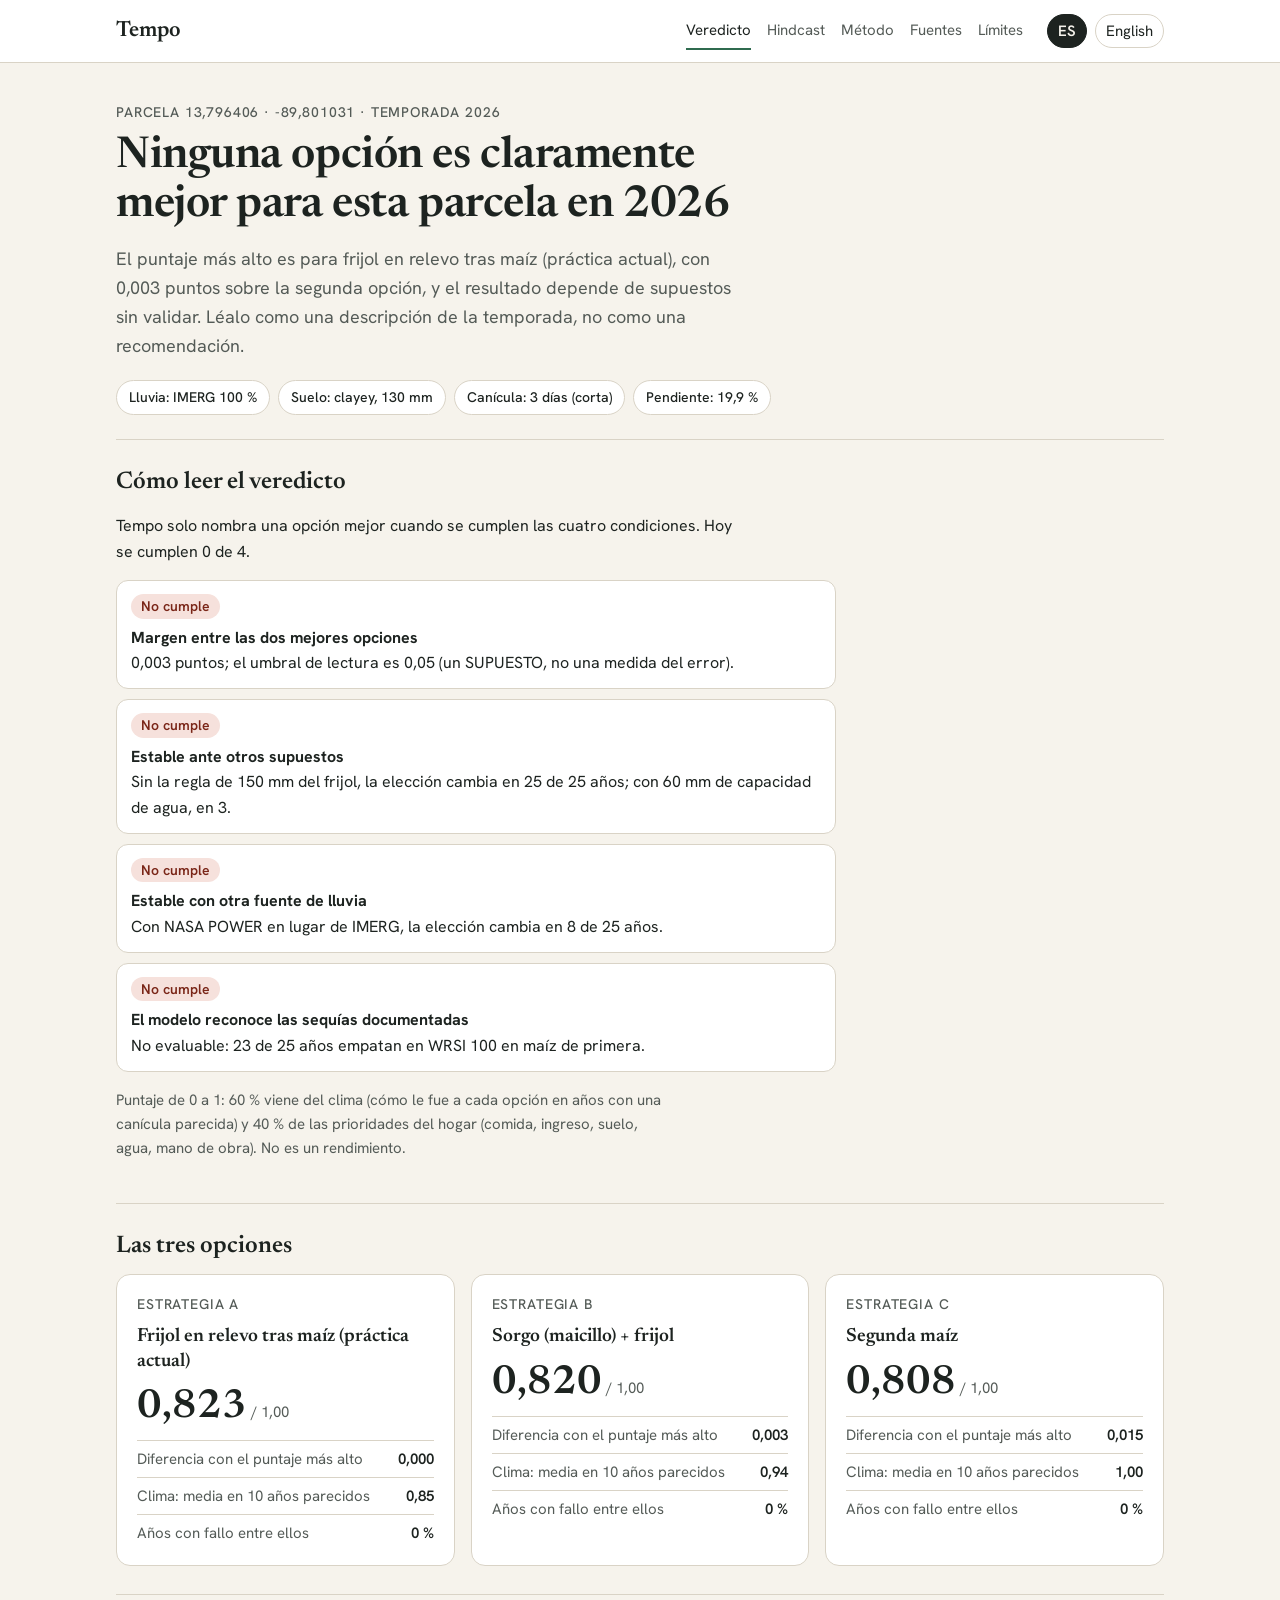
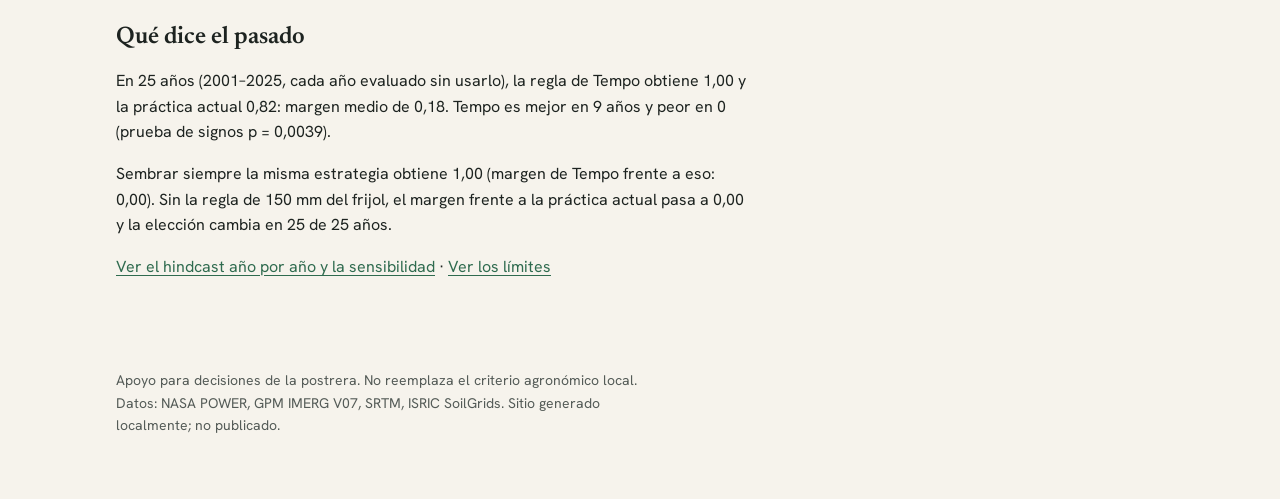
<file: web/site/index.html>
<!doctype html>
<html lang="es"><head><meta charset="utf-8">
<meta name="viewport" content="width=device-width,initial-scale=1">
<title>Veredicto · Tempo</title>
<meta name="description" content="Veredicto de la postrera para la parcela.">
<link rel="alternate" hreflang="es" href="index.html"><link rel="alternate" hreflang="en" href="index-en.html">
<link rel="preconnect" href="https://fonts.googleapis.com"><link rel="preconnect" href="https://fonts.gstatic.com" crossorigin>
<link href="https://fonts.googleapis.com/css2?family=Newsreader:opsz,wght@6..72,400;6..72,600&family=Hanken+Grotesk:wght@400;500;600&family=JetBrains+Mono:wght@400;500&display=swap" rel="stylesheet">
<link rel="stylesheet" href="style.css">
</head><body>
<a class="skip" href="#main">Saltar al contenido</a>
<header class="top"><div class="wrap">
  <a class="brand" href="index.html">Tempo</a>
  <nav aria-label="Principal"><a href="index.html" aria-current="page">Veredicto</a><a href="hindcast.html">Hindcast</a><a href="metodo.html">Método</a><a href="fuentes.html">Fuentes</a><a href="limites.html">Límites</a></nav>
  <div class="langs" role="group" aria-label="Idioma"><span class="lang lang--on">ES</span><a class="lang" href="index-en.html" hreflang="en" lang="en">English</a></div>
</div></header>
<main id="main" class="wrap" tabindex="-1">
<section class="hero">
  <p class="eyebrow">Parcela 13,796406 · -89,801031 · temporada 2026</p>
  <h1>Ninguna opción es claramente mejor para esta parcela en 2026</h1>
  <p class="lead">El puntaje más alto es para frijol en relevo tras maíz (práctica actual), con 0,003 puntos sobre la segunda opción, y el resultado depende de supuestos sin validar. Léalo como una descripción de la temporada, no como una recomendación.</p>
  <ul class="chips" aria-label="Datos de la parcela">
    <li class="chip">Lluvia: IMERG 100 %</li>
    <li class="chip">Suelo: clayey, 130 mm</li>
    <li class="chip">Canícula: 3 días (corta)</li>
    <li class="chip">Pendiente: 19,9 %</li>
  </ul>
</section>
<section class="block" aria-labelledby="how"><h2 id="how">Cómo leer el veredicto</h2>
  <p>Tempo solo nombra una opción mejor cuando se cumplen las cuatro condiciones. Hoy se cumplen 0 de 4.</p>
  <ul class="conds"><li class="cond cond--no"><span class="cond-mark">No cumple</span><strong>Margen entre las dos mejores opciones</strong> <span>0,003 puntos; el umbral de lectura es 0,05 (un SUPUESTO, no una medida del error).</span></li><li class="cond cond--no"><span class="cond-mark">No cumple</span><strong>Estable ante otros supuestos</strong> <span>Sin la regla de 150 mm del frijol, la elección cambia en 25 de 25 años; con 60 mm de capacidad de agua, en 3.</span></li><li class="cond cond--no"><span class="cond-mark">No cumple</span><strong>Estable con otra fuente de lluvia</strong> <span>Con NASA POWER en lugar de IMERG, la elección cambia en 8 de 25 años.</span></li><li class="cond cond--no"><span class="cond-mark">No cumple</span><strong>El modelo reconoce las sequías documentadas</strong> <span>No evaluable: 23 de 25 años empatan en WRSI 100 en maíz de primera.</span></li></ul>
  <p class="muted">Puntaje de 0 a 1: 60 % viene del clima (cómo le fue a cada opción en años con una canícula parecida) y 40 % de las prioridades del hogar (comida, ingreso, suelo, agua, mano de obra). No es un rendimiento.</p>
</section>
<section class="block" aria-labelledby="opts"><h2 id="opts">Las tres opciones</h2><div class="grid3"><article class="card">
<p class="eyebrow">Estrategia A</p>
<h3>Frijol en relevo tras maíz (práctica actual)</h3>
<p class="num">0,823<span> / 1,00</span></p>
<dl class="facts">
<div><dt>Diferencia con el puntaje más alto</dt><dd>0,000</dd></div>
<div><dt>Clima: media en 10 años parecidos</dt><dd>0,85</dd></div>
<div><dt>Años con fallo entre ellos</dt><dd>0 %</dd></div>
</dl></article><article class="card">
<p class="eyebrow">Estrategia B</p>
<h3>Sorgo (maicillo) + frijol</h3>
<p class="num">0,820<span> / 1,00</span></p>
<dl class="facts">
<div><dt>Diferencia con el puntaje más alto</dt><dd>0,003</dd></div>
<div><dt>Clima: media en 10 años parecidos</dt><dd>0,94</dd></div>
<div><dt>Años con fallo entre ellos</dt><dd>0 %</dd></div>
</dl></article><article class="card">
<p class="eyebrow">Estrategia C</p>
<h3>Segunda maíz</h3>
<p class="num">0,808<span> / 1,00</span></p>
<dl class="facts">
<div><dt>Diferencia con el puntaje más alto</dt><dd>0,015</dd></div>
<div><dt>Clima: media en 10 años parecidos</dt><dd>1,00</dd></div>
<div><dt>Años con fallo entre ellos</dt><dd>0 %</dd></div>
</dl></article></div></section>
<section class="block" aria-labelledby="past"><h2 id="past">Qué dice el pasado</h2>
  <p>En 25 años (2001–2025, cada año evaluado sin usarlo), la regla de Tempo obtiene 1,00 y la práctica actual 0,82: margen medio de 0,18. Tempo es mejor en 9 años y peor en 0 (prueba de signos p = 0,0039).</p>
  <p>Sembrar siempre la misma estrategia obtiene 1,00 (margen de Tempo frente a eso: 0,00). Sin la regla de 150 mm del frijol, el margen frente a la práctica actual pasa a 0,00 y la elección cambia en 25 de 25 años.</p>
  <p><a href="hindcast.html">Ver el hindcast año por año y la sensibilidad</a> · <a href="limites.html">Ver los límites</a></p>
</section></main>
<footer class="foot wrap"><p>Apoyo para decisiones de la postrera. No reemplaza el criterio agronómico local. Datos: NASA POWER, GPM IMERG V07, SRTM, ISRIC SoilGrids. Sitio generado localmente; no publicado.</p></footer>
</body></html>
</file>
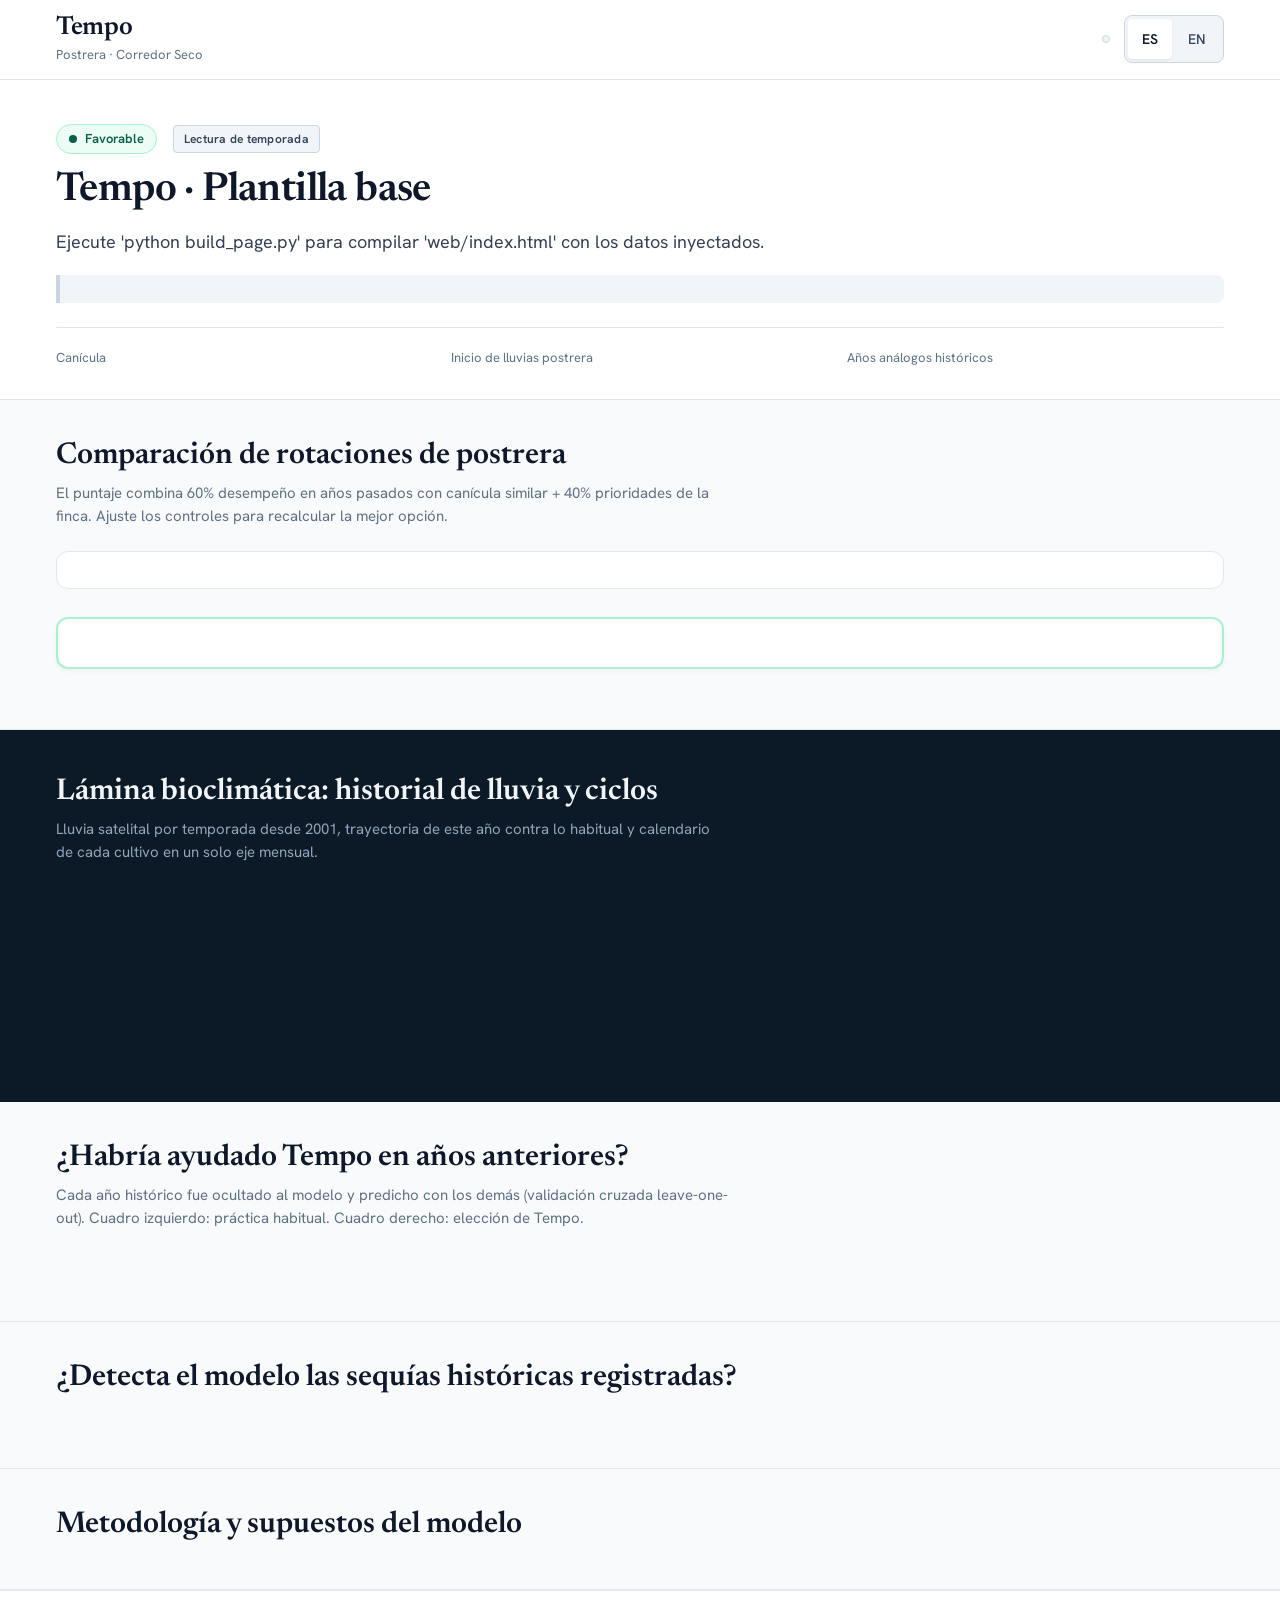
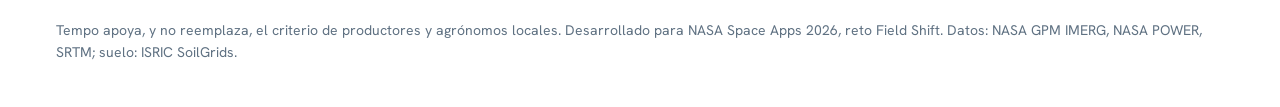
<file: web/template.html>
<!DOCTYPE html>
<html lang="es">
<head>
<meta charset="utf-8">
<meta name="viewport" content="width=device-width, initial-scale=1">
<title id="pageTitle">Tempo · Apoyo para la Postrera en el Corredor Seco</title>
<link rel="preconnect" href="https://fonts.googleapis.com">
<link rel="preconnect" href="https://fonts.gstatic.com" crossorigin>
<link href="https://fonts.googleapis.com/css2?family=Hanken+Grotesk:ital,wght@0,300;0,400;0,500;0,600;0,700;1,400&family=JetBrains+Mono:wght@400;500;600&family=Newsreader:ital,opsz,wght@0,6..72,400;0,6..72,500;0,6..72,600;1,6..72,400&display=swap" rel="stylesheet">
<style>
:root {
  color-scheme: light dark;
  --font-ui: "Hanken Grotesk", system-ui, -apple-system, sans-serif;
  --font-serif: "Newsreader", Georgia, serif;
  --font-mono: "JetBrains Mono", ui-monospace, monospace;

  --gutter: 16px;
  --max-w: 1200px;
  --radius-sm: 4px;
  --radius-md: 8px;
  --radius-lg: 12px;

  /* Palette - Sober agronomic field desk (light) */
  --bg-page: #f8fafc;
  --bg-surface: #ffffff;
  --bg-surface-alt: #f1f5f9;
  --bg-plate: #0c1a27;
  --plate-ink: #f1f5f9;
  --plate-mute: #8fa5ba;
  --plate-line: rgba(255, 255, 255, 0.12);

  --ink-primary: #0f172a;
  --ink-secondary: #334155;
  --ink-muted: #5f7182;
  --border-subtle: #e2e8f0;
  --border-strong: #cbd5e1;

  --rain: #1d5b94;
  --rain-soft: #e8f2fa;
  --soil: #6b4e3d;
  --canicula: #c2410c;
  --canicula-soft: #faeee9;

  /* Traffic light tokens */
  --status-good-bg: #ecfdf5;
  --status-good-ink: #065f46;
  --status-good-border: #a7f3d0;
  --status-good-dot: #10b981;

  --status-warn-bg: #fffbeb;
  --status-warn-ink: #854d0e;
  --status-warn-border: #fde68a;
  --status-warn-dot: #f59e0b;

  --status-risk-bg: #fef2f2;
  --status-risk-ink: #991b1b;
  --status-risk-border: #fecaca;
  --status-risk-dot: #ef4444;

  /* Crops */
  --crop-maize: #d97706;
  --crop-bean: #16803d;
  --crop-sorghum: #b45309;

  /* WRSI Harvest classes */
  --harvest-good: #16803d;
  --harvest-part: #d97706;
  --harvest-fail: #dc2626;
}

@media (prefers-color-scheme: dark) {
  :root {
    --bg-page: #0b1118;
    --bg-surface: #121a24;
    --bg-surface-alt: #182330;
    --bg-plate: #071018;
    --plate-ink: #f1f5f9;
    --plate-mute: #8fa5ba;
    --plate-line: rgba(255, 255, 255, 0.12);

    --ink-primary: #f8fafc;
    --ink-secondary: #cbd5e1;
    --ink-muted: #8496a7;
    --border-subtle: #1e2d3d;
    --border-strong: #334457;

    --rain: #60a5fa;
    --rain-soft: #162638;
    --soil: #a88469;
    --canicula: #fb923c;
    --canicula-soft: #2c1611;

    --status-good-bg: #062b1e;
    --status-good-ink: #6ee7b7;
    --status-good-border: #134e37;
    --status-good-dot: #34d399;

    --status-warn-bg: #2e1d05;
    --status-warn-ink: #fde047;
    --status-warn-border: #613e09;
    --status-warn-dot: #fbbf24;

    --status-risk-bg: #2f0f0e;
    --status-risk-ink: #fca5a5;
    --status-risk-border: #6b1d19;
    --status-risk-dot: #f87171;

    --crop-maize: #fbbf24;
    --crop-bean: #4ade80;
    --crop-sorghum: #fb923c;

    --harvest-good: #22c55e;
    --harvest-part: #facc15;
    --harvest-fail: #f87171;
  }
}

* {
  box-sizing: border-box;
  min-width: 0;
}

html, body {
  margin: 0;
  padding: 0;
  width: 100%;
  overflow-x: clip;
}

body {
  background: var(--bg-page);
  color: var(--ink-primary);
  font-family: var(--font-ui);
  font-size: 16px;
  line-height: 1.55;
  -webkit-font-smoothing: antialiased;
}

.wrap {
  width: 100%;
  max-width: var(--max-w);
  margin: 0 auto;
  padding-left: var(--gutter);
  padding-right: var(--gutter);
}

/* Header & Controls bar */
.top-bar {
  background: var(--bg-surface);
  border-bottom: 1px solid var(--border-subtle);
  padding: 14px 0;
}

.top-bar-inner {
  display: flex;
  flex-wrap: wrap;
  align-items: center;
  justify-content: space-between;
  gap: 12px 20px;
}

.brand {
  display: flex;
  flex-direction: column;
}

.brand-title {
  font-family: var(--font-serif);
  font-size: 26px;
  font-weight: 600;
  line-height: 1.1;
  letter-spacing: -0.01em;
  color: var(--ink-primary);
  margin: 0;
}

.brand-sub {
  font-size: 13px;
  color: var(--ink-muted);
  margin: 2px 0 0;
}

.selectors-group {
  display: flex;
  flex-wrap: wrap;
  align-items: center;
  gap: 10px 14px;
}

.seg-group {
  display: inline-flex;
  background: var(--bg-surface-alt);
  border: 1px solid var(--border-strong);
  border-radius: var(--radius-md);
  padding: 3px;
  gap: 2px;
}

.seg-btn {
  font-family: var(--font-ui);
  font-size: 14px;
  font-weight: 500;
  padding: 8px 14px;
  min-height: 40px;
  border: none;
  background: transparent;
  color: var(--ink-secondary);
  border-radius: var(--radius-sm);
  cursor: pointer;
  white-space: nowrap;
}

.seg-btn[aria-pressed="true"] {
  background: var(--bg-surface);
  color: var(--ink-primary);
  font-weight: 600;
  box-shadow: 0 1px 2px rgba(0, 0, 0, 0.08);
}

.seg-btn:focus-visible, button:focus-visible, input:focus-visible {
  outline: 2px solid var(--rain);
  outline-offset: 2px;
}

/* Verdict Hero (At the top) */
.verdict-hero {
  background: var(--bg-surface);
  border-bottom: 1px solid var(--border-subtle);
  padding: clamp(24px, 4vw, 44px) 0 28px;
}

.verdict-status-row {
  display: flex;
  flex-wrap: wrap;
  align-items: center;
  gap: 10px 16px;
  margin-bottom: 14px;
}

.status-pill {
  display: inline-flex;
  align-items: center;
  gap: 8px;
  padding: 4px 12px;
  border-radius: 999px;
  font-size: 13px;
  font-weight: 600;
  border: 1px solid transparent;
}

.status-pill.green {
  background: var(--status-good-bg);
  color: var(--status-good-ink);
  border-color: var(--status-good-border);
}

.status-pill.yellow {
  background: var(--status-warn-bg);
  color: var(--status-warn-ink);
  border-color: var(--status-warn-border);
}

.status-pill.red {
  background: var(--status-risk-bg);
  color: var(--status-risk-ink);
  border-color: var(--status-risk-border);
}

.status-dot {
  width: 8px;
  height: 8px;
  border-radius: 50%;
  background: currentColor;
}

.reading-pill {
  background: var(--bg-surface-alt);
  color: var(--ink-secondary);
  border: 1px solid var(--border-strong);
  padding: 4px 10px;
  border-radius: var(--radius-sm);
  font-size: 12px;
  font-weight: 600;
  letter-spacing: 0.02em;
}

.verdict-headline {
  font-family: var(--font-serif);
  font-size: clamp(26px, 3.8vw, 40px);
  font-weight: 600;
  line-height: 1.15;
  letter-spacing: -0.015em;
  margin: 0 0 14px;
  color: var(--ink-primary);
  text-wrap: balance;
}

.verdict-lead {
  font-size: clamp(16px, 1.8vw, 18px);
  color: var(--ink-secondary);
  line-height: 1.5;
  margin: 0 0 20px;
  max-width: 82ch;
  text-wrap: pretty;
}

/* Honest hindcast alert callout */
.hindcast-box {
  background: var(--bg-surface-alt);
  border-left: 4px solid var(--border-strong);
  padding: 14px 18px;
  border-radius: 0 var(--radius-md) var(--radius-md) 0;
  margin: 20px 0;
  font-size: 15px;
  line-height: 1.5;
  color: var(--ink-secondary);
}

.hindcast-box.seasonal-reading {
  border-left-color: var(--soil);
  background: var(--canicula-soft);
  color: var(--ink-primary);
}

.hindcast-box strong {
  color: var(--ink-primary);
}

/* Diagnostics summary cards */
.diag-grid {
  display: grid;
  grid-template-columns: repeat(auto-fit, minmax(200px, 1fr));
  gap: 12px 18px;
  margin-top: 24px;
  padding-top: 20px;
  border-top: 1px solid var(--border-subtle);
}

.diag-item {
  display: flex;
  flex-direction: column;
  gap: 3px;
}

.diag-label {
  font-size: 13px;
  color: var(--ink-muted);
}

.diag-value {
  font-size: 16px;
  font-weight: 600;
  color: var(--ink-primary);
  font-variant-numeric: tabular-nums;
}

/* Sections shared */
section.content-section {
  padding: 38px 0;
  border-bottom: 1px solid var(--border-subtle);
}

h2 {
  font-family: var(--font-serif);
  font-size: clamp(22px, 2.8vw, 30px);
  font-weight: 600;
  line-height: 1.2;
  margin: 0 0 8px;
  color: var(--ink-primary);
  text-wrap: balance;
}

.section-note {
  color: var(--ink-muted);
  font-size: 15px;
  margin: 0 0 22px;
  max-width: 84ch;
}

/* Priority & seed adjustment panel */
.controls-panel {
  background: var(--bg-surface);
  border: 1px solid var(--border-subtle);
  border-radius: var(--radius-lg);
  padding: 18px 20px;
  margin-bottom: 28px;
}

.controls-grid {
  display: grid;
  grid-template-columns: repeat(auto-fit, minmax(180px, 1fr));
  gap: 14px 20px;
}

.controls-grid label {
  display: flex;
  flex-direction: column;
  gap: 6px;
  font-size: 14px;
  color: var(--ink-secondary);
}

.controls-grid label span {
  font-weight: 500;
}

.controls-grid input[type="range"] {
  width: 100%;
  height: 38px;
  accent-color: var(--rain);
  cursor: pointer;
}

.seeds-row {
  grid-column: 1 / -1;
  display: flex;
  flex-wrap: wrap;
  align-items: center;
  gap: 12px 20px;
  padding-top: 14px;
  margin-top: 6px;
  border-top: 1px solid var(--border-subtle);
  font-size: 14px;
}

.seeds-title {
  color: var(--ink-muted);
  font-weight: 500;
}

.seeds-checkboxes {
  display: flex;
  flex-wrap: wrap;
  gap: 10px 18px;
}

.seed-label {
  display: inline-flex;
  align-items: center;
  gap: 8px;
  cursor: pointer;
  min-height: 40px;
}

.seed-label input[type="checkbox"] {
  width: 18px;
  height: 18px;
  accent-color: var(--rain);
}

/* Rotation Strategy Display - Asymmetric, anti-slop */
.strategies-layout {
  display: flex;
  flex-direction: column;
  gap: 22px;
}

/* Primary Featured Recommendation */
.featured-strategy {
  background: var(--bg-surface);
  border: 2px solid var(--border-strong);
  border-radius: var(--radius-lg);
  padding: 24px;
  display: flex;
  flex-direction: column;
  gap: 18px;
}

.featured-strategy.is-best {
  border-color: var(--status-good-border);
  box-shadow: 0 2px 6px rgba(0, 0, 0, 0.04);
}

.featured-header {
  display: flex;
  flex-wrap: wrap;
  justify-content: space-between;
  align-items: baseline;
  gap: 10px 16px;
}

.featured-badges {
  display: flex;
  flex-wrap: wrap;
  gap: 8px;
}

.badge {
  font-size: 12px;
  font-weight: 600;
  padding: 3px 10px;
  border-radius: var(--radius-sm);
  letter-spacing: 0.02em;
}

.badge-rec {
  background: var(--status-good-bg);
  color: var(--status-good-ink);
  border: 1px solid var(--status-good-border);
}

.badge-tag {
  background: var(--bg-surface-alt);
  color: var(--ink-secondary);
  border: 1px solid var(--border-subtle);
}

.badge-dim {
  background: var(--bg-surface-alt);
  color: var(--ink-muted);
  border: 1px dashed var(--border-strong);
}

.featured-title {
  font-family: var(--font-serif);
  font-size: clamp(22px, 3vw, 28px);
  font-weight: 600;
  line-height: 1.2;
  margin: 0;
  color: var(--ink-primary);
}

.score-banner {
  display: grid;
  grid-template-columns: auto 1fr;
  align-items: center;
  gap: 16px 22px;
  padding: 14px 18px;
  background: var(--bg-surface-alt);
  border-radius: var(--radius-md);
}

.score-num {
  font-family: var(--font-mono);
  font-size: 38px;
  font-weight: 600;
  line-height: 1;
  color: var(--ink-primary);
}

.score-details {
  display: flex;
  flex-direction: column;
  gap: 6px;
}

.score-label {
  font-size: 13px;
  color: var(--ink-muted);
}

.progress-track {
  width: 100%;
  height: 8px;
  background: var(--border-subtle);
  border-radius: 4px;
  overflow: hidden;
}

.progress-bar {
  height: 100%;
  background: var(--rain);
  transition: width 0.35s ease;
}

.metrics-row {
  display: grid;
  grid-template-columns: repeat(auto-fit, minmax(180px, 1fr));
  gap: 10px 18px;
  font-size: 14px;
  color: var(--ink-secondary);
  padding: 10px 0;
  border-top: 1px solid var(--border-subtle);
  border-bottom: 1px solid var(--border-subtle);
}

.metrics-row div strong {
  color: var(--ink-primary);
  font-weight: 600;
}

.strategy-desc {
  font-size: 15px;
  color: var(--ink-secondary);
  line-height: 1.55;
  margin: 0;
}

.details-columns {
  display: grid;
  grid-template-columns: repeat(auto-fit, minmax(260px, 1fr));
  gap: 20px 28px;
}

.details-col h4 {
  font-size: 13px;
  font-weight: 600;
  text-transform: uppercase;
  letter-spacing: 0.05em;
  color: var(--ink-muted);
  margin: 0 0 8px;
}

.details-col ul {
  margin: 0;
  padding-left: 18px;
  font-size: 14px;
  color: var(--ink-secondary);
}

.details-col li {
  margin-bottom: 5px;
}

/* Evidence chips */
.years-chips {
  display: flex;
  flex-wrap: wrap;
  gap: 4px;
}

.yr-chip {
  font-family: var(--font-mono);
  font-size: 12px;
  padding: 3px 8px;
  border-radius: var(--radius-sm);
  color: #ffffff;
  font-variant-numeric: tabular-nums;
  cursor: default;
}

.yr-chip.s1 { background: var(--harvest-good); }
.yr-chip.s05 { background: var(--harvest-part); color: #10202e; }
.yr-chip.s0 { background: var(--harvest-fail); }

/* Alternative options comparative grid */
.alternatives-grid {
  display: grid;
  grid-template-columns: repeat(auto-fit, minmax(290px, 1fr));
  gap: 18px;
}

.alt-card {
  background: var(--bg-surface);
  border: 1px solid var(--border-subtle);
  border-radius: var(--radius-md);
  padding: 18px;
  display: flex;
  flex-direction: column;
  gap: 12px;
}

.alt-card.is-off {
  opacity: 0.58;
}

.alt-header {
  display: flex;
  justify-content: space-between;
  align-items: baseline;
  gap: 10px;
}

.alt-header h3 {
  font-size: 18px;
  font-weight: 600;
  margin: 0;
  color: var(--ink-primary);
}

.alt-score {
  font-family: var(--font-mono);
  font-size: 15px;
  font-weight: 600;
  color: var(--ink-secondary);
}

.alt-card p {
  font-size: 14px;
  color: var(--ink-secondary);
  line-height: 1.5;
  margin: 0;
}

.alt-kvs {
  font-size: 13px;
  color: var(--ink-muted);
  display: flex;
  flex-direction: column;
  gap: 4px;
}

.alt-kvs span strong {
  color: var(--ink-primary);
}

/* Almanac Plate Section */
.plate-section {
  background: var(--bg-plate);
  color: var(--plate-ink);
  padding: clamp(28px, 4vw, 44px) 0;
}

.plate-section h2 {
  color: var(--plate-ink);
}

.plate-section .section-note {
  color: var(--plate-mute);
}

.fig {
  position: relative;
  width: 100%;
  overflow: hidden;
  margin: 18px 0 12px;
}

.fig > svg {
  display: block;
  width: 100%;
  height: 100%;
  font-family: var(--font-ui);
}

.plate-legend {
  display: flex;
  flex-wrap: wrap;
  gap: 10px 22px;
  font-size: 13px;
  color: var(--plate-mute);
  align-items: center;
  padding-top: 10px;
}

.plate-legend-item {
  display: inline-flex;
  align-items: center;
  gap: 8px;
}

.legend-swatch {
  display: inline-block;
  width: 16px;
  height: 10px;
  border-radius: 2px;
}

.legend-ramp {
  width: 72px;
  background: linear-gradient(90deg, #5c3a24, #246296, #9fdcff);
}

/* Validation Hindcast & Disaster checks */
.stats-grid {
  display: grid;
  grid-template-columns: repeat(auto-fit, minmax(210px, 1fr));
  gap: 16px 24px;
  margin: 18px 0;
}

.stat-item {
  background: var(--bg-surface);
  border: 1px solid var(--border-subtle);
  border-radius: var(--radius-md);
  padding: 16px;
  display: flex;
  flex-direction: column;
  gap: 4px;
}

.stat-num {
  font-family: var(--font-mono);
  font-size: 32px;
  font-weight: 500;
  line-height: 1.1;
  color: var(--ink-primary);
  font-variant-numeric: tabular-nums;
}

.stat-label {
  font-size: 13px;
  color: var(--ink-muted);
}

.strip {
  display: grid;
  grid-template-columns: repeat(auto-fill, minmax(54px, 1fr));
  gap: 5px;
  margin-top: 14px;
}

.cell {
  border: 1px solid var(--border-subtle);
  background: var(--bg-surface);
  border-radius: var(--radius-sm);
  padding: 5px 3px;
  text-align: center;
  font-size: 11px;
}

.cell b {
  display: block;
  font-family: var(--font-mono);
  font-weight: 600;
  font-size: 12px;
  margin-bottom: 3px;
  color: var(--ink-secondary);
}

.cell.doc {
  border: 2px solid var(--ink-primary);
}

.cell em {
  font-style: normal;
  display: block;
  border-radius: 3px;
  padding: 1px 0;
  color: #fff;
  font-family: var(--font-mono);
}

.cell em.s05 {
  color: #10202e;
}

.cell div {
  display: flex;
  gap: 2px;
  justify-content: center;
}

.cell span {
  width: 14px;
  height: 10px;
  border-radius: 2px;
}

.strip-legend {
  display: flex;
  flex-wrap: wrap;
  gap: 10px 20px;
  font-size: 13px;
  color: var(--ink-muted);
  margin-top: 12px;
}

/* Method grid */
.method-grid {
  display: grid;
  grid-template-columns: repeat(auto-fit, minmax(300px, 1fr));
  gap: 16px 36px;
  margin: 0;
}

.method-item {
  display: flex;
  flex-direction: column;
  gap: 4px;
}

.method-item dt {
  font-size: 15px;
  font-weight: 600;
  color: var(--ink-primary);
}

.method-item dd {
  margin: 0;
  font-size: 14px;
  color: var(--ink-muted);
  line-height: 1.5;
}

/* Footer */
footer.site-footer {
  background: var(--bg-surface);
  border-top: 1px solid var(--border-subtle);
  padding: 28px 0 44px;
  font-size: 14px;
  color: var(--ink-muted);
  line-height: 1.6;
}

@media (max-width: 600px) {
  .score-banner {
    grid-template-columns: 1fr;
    gap: 10px;
  }
}
</style>
</head>
<body>

<header class="top-bar">
  <div class="wrap top-bar-inner">
    <div class="brand">
      <h1 class="brand-title">Tempo</h1>
      <span class="brand-sub" id="brandSub">Postrera · Corredor Seco</span>
    </div>
    <div class="selectors-group">
      <div class="seg-group" id="zones" role="group" aria-label="Zona agrícola / Agricultural zone"></div>
      <div class="seg-group" id="langSwitch" role="group" aria-label="Idioma / Language">
        <button type="button" class="seg-btn" id="btnLangEs" data-lang="es" aria-pressed="true">ES</button>
        <button type="button" class="seg-btn" id="btnLangEn" data-lang="en" aria-pressed="false">EN</button>
      </div>
    </div>
  </div>
</header>

<main>
  <!-- 1) El veredicto va arriba -->
  <section class="verdict-hero">
    <div class="wrap">
      <div class="verdict-status-row">
        <span class="status-pill green" id="verdictPill"><i class="status-dot"></i><span id="verdictPillText">Favorable</span></span>
        <span class="reading-pill" id="verdictReadingPill">Lectura de temporada</span>
      </div>
      <h2 class="verdict-headline" id="verdictHeadline"></h2>
      <p class="verdict-lead" id="verdictLead"></p>
      
      <!-- Honest hindcast statement with 'lectura de temporada' -->
      <div class="hindcast-box" id="verdictHindcast"></div>

      <div class="diag-grid">
        <div class="diag-item">
          <span class="diag-label" id="lblCanicula">Canícula</span>
          <span class="diag-value" id="valCanicula"></span>
        </div>
        <div class="diag-item">
          <span class="diag-label" id="lblOnset">Inicio de lluvias postrera</span>
          <span class="diag-value" id="valOnset"></span>
        </div>
        <div class="diag-item">
          <span class="diag-label" id="lblAnalogs">Años análogos históricos</span>
          <span class="diag-value" id="valAnalogs"></span>
        </div>
      </div>
    </div>
  </section>

  <!-- Rotation strategies comparison & farmer adjustment -->
  <section class="content-section">
    <div class="wrap">
      <h2 id="headingStrategies">Comparación de rotaciones de postrera</h2>
      <p class="section-note" id="descStrategies">El puntaje combina 60% desempeño en años pasados con canícula similar + 40% prioridades de la finca. Ajuste los controles para recalcular la mejor opción.</p>
      
      <div class="controls-panel">
        <div class="controls-grid" id="controlsGrid"></div>
      </div>

      <!-- Asymmetric anti-slop strategy display -->
      <div class="strategies-layout">
        <div class="featured-strategy is-best" id="featuredCard"></div>
        <div class="alternatives-grid" id="alternativesGrid"></div>
      </div>
    </div>
  </section>

  <!-- Almanac Plate: Visualizing the climate & cycles on shared axis -->
  <section class="plate-section">
    <div class="wrap">
      <h2 id="headingPlate">Lámina bioclimática: historial de lluvia y ciclos</h2>
      <p class="section-note" id="descPlate">Lluvia satelital por temporada desde 2001, trayectoria de este año contra lo habitual y calendario de cada cultivo en un solo eje mensual.</p>
      
      <div class="fig" id="fig">
        <svg id="plate" role="img" aria-label="Lámina climática de lluvias y rotaciones"></svg>
      </div>

      <div class="plate-legend" id="plateLegend"></div>
    </div>
  </section>

  <!-- Historical validation: leave-one-out hindcast -->
  <section class="content-section">
    <div class="wrap">
      <h2 id="headingValidation">¿Habría ayudado Tempo en años anteriores?</h2>
      <p class="section-note" id="descValidation">Cada año histórico fue ocultado al modelo y predicho con los demás (validación cruzada leave-one-out). Cuadro izquierdo: práctica habitual. Cuadro derecho: elección de Tempo.</p>
      
      <div class="stats-grid" id="figs"></div>
      <div class="strip" id="strip"></div>
      <div class="strip-legend" id="stripLegend"></div>
    </div>
  </section>

  <!-- Primera drought check -->
  <section class="content-section">
    <div class="wrap">
      <h2 id="headingPrimera">¿Detecta el modelo las sequías históricas registradas?</h2>
      <p class="section-note" id="pcNote"></p>
      
      <div class="strip" id="pcStrip"></div>
      <div class="strip-legend" id="pcStripLegend"></div>
    </div>
  </section>

  <!-- Methodology & limitations -->
  <section class="content-section">
    <div class="wrap">
      <h2 id="headingMethod">Metodología y supuestos del modelo</h2>
      <dl class="method-grid" id="methodGrid"></dl>
    </div>
  </section>
</main>

<footer class="site-footer">
  <div class="wrap" id="footerText">
    Tempo apoya, y no reemplaza, el criterio de productores y agrónomos locales. Desarrollado para NASA Space Apps 2026, reto Field Shift. Datos: NASA GPM IMERG, NASA POWER, SRTM; suelo: ISRIC SoilGrids.
  </div>
</footer>

<script>
{
const DATA = /*TEMPO_DATA*/null;

// Localization strings dictionary
const I18N = {
  es: {
    pageTitle: "Tempo · Apoyo para la Postrera en el Corredor Seco",
    brandSub: "Postrera · Corredor Seco",
    pillGood: "Condición favorable",
    pillWarn: "Precaución",
    pillRisk: "Alerta de sequía",
    readingSeasonal: "Lectura de temporada",
    readingDynamic: "Selección dinámica",
    lblCanicula: "Canícula",
    lblOnset: "Inicio de lluvias postrera",
    lblAnalogs: "Años análogos analizados",
    headingStrategies: "Comparación de rotaciones de postrera",
    descStrategies: "Puntaje = 60% desempeño en años pasados con canícula similar + 40% prioridades de su parcela. Mueva los controles para actualizar la jerarquía.",
    headingPlate: "Lámina bioclimática: historial de lluvia y ciclos",
    descPlate: "Lluvia satelital desde 2001, trayectoria del año actual contra el rango histórico y calendario de cada rotación en un único eje mensual.",
    headingValidation: "¿Habría ayudado Tempo en años anteriores? (Hindcast)",
    descValidation: "Cada año histórico fue ocultado al modelo y predicho a partir de los demás (validación retrospectiva leave-one-out 2001–2025). Cuadro izquierdo: práctica habitual (frijol en relevo). Cuadro derecho: elección de Tempo.",
    headingPrimera: "¿Detecta el modelo las sequías históricas registradas?",
    headingMethod: "Metodología y supuestos del modelo",
    seedTitle: "Semilla disponible en finca:",
    crops: { maize: "Maíz", bean: "Frijol", sorghum: "Maicillo (sorgo)" },
    wLabels: {
      food: "Alimento familiar",
      income: "Ingreso económico",
      soil: "Conservación de suelo",
      water: "Ahorro de agua",
      labor: "Menor mano de obra"
    },
    tagRec: "Opción recomendada",
    tagCurrent: "Práctica habitual",
    tagAlternative: "Alternativa",
    tagNoSeed: "Sin semilla disponible",
    scoreComposite: "Puntaje combinado (0 a 1)",
    inSimilarYears: "En años similares",
    avg: "promedio",
    failed: "fallos",
    bareSoil: "Suelo descubierto",
    daysYear: "días al año",
    benefits: "Beneficios agronómicos",
    risks: "A verificar en campo",
    evidence: "Evidencia en años análogos",
    noSeedFitted: "Ninguna rotación se ajusta a la semilla disponible",
    relayHolds: "el frijol en relevo habitual se sostiene esta postrera",
    saferPostrera: "es la postrera más segura",
    stripGood: "Cosecha favorable (WRSI ≥ 80)",
    stripPart: "Parcial (60 ≤ WRSI < 80)",
    stripFail: "Pérdida de cosecha (WRSI < 60)",
    docDrought: "Año con pérdidas por sequía registradas en primera",
    legendDryWet: "Seco a húmedo, lluvia por decenio (10 días)",
    legendNormal: "Rango normal para la época (P20–P80)",
    legendCanicula: "Canícula, período seco de julio–agosto",
    legendFlower: "Floración, momento crítico de agua",
    methods: [
      { t: "Lluvia: NASA GPM IMERG V07", d: "Estimación satelital cada media hora acumulada por día local (UTC-6) desde 2001. Días pendientes se completan con NASA POWER." },
      { t: "Temperatura y evapotranspiración: NASA POWER", d: "Máximas y mínimas diarias corregidas por elevación de parcela (6.5 °C/km), calculando demanda evapotranspirativa de referencia Hargreaves." },
      { t: "Relieve: SRTM 30 m", d: "Elevación para corrección térmica y cálculo de pendiente. En pendientes mayores a 15%, la protección del suelo recibe peso adicional (1.5×)." },
      { t: "Índice de Satisfacción Hídrica (WRSI)", d: "Balance diario de agua en suelo para cada cultivo desde inicio de postrera hasta cosecha. 100 indica demanda hídrica satisfecha sin estrés. Estrés en floración o lluvia excesiva en maduración castigan el índice." },
      { t: "Años análogos (canícula similar)", d: "Los años históricos se clasifican en tercios por duración de canícula (corta, normal, larga). Las estadísticas provienen de años del mismo grupo." },
      { t: "Límites y lo que el modelo no sabe", d: "" }
    ],
    footer: "Tempo apoya, y no reemplaza, el criterio de productores y agrónomos locales. Desarrollado para NASA Space Apps 2026, reto Field Shift. Datos: NASA GPM IMERG, NASA POWER, SRTM; suelo: ISRIC SoilGrids."
  },
  en: {
    pageTitle: "Tempo · Postrera Decision Support in the Dry Corridor",
    brandSub: "Postrera · Dry Corridor",
    pillGood: "Favorable outlook",
    pillWarn: "Caution outlook",
    pillRisk: "Drought alert",
    readingSeasonal: "Seasonal reading",
    readingDynamic: "Dynamic selection",
    lblCanicula: "Canícula",
    lblOnset: "Postrera rains onset",
    lblAnalogs: "Analyzed analog years",
    headingStrategies: "Compare postrera crop rotations",
    descStrategies: "Score = 60% performance in past years with similar canícula + 40% farm priorities. Adjust controls to re-rank options.",
    headingPlate: "Bioclimatic plate: rainfall history and crop cycles",
    descPlate: "Satellite rainfall since 2001, current year trajectory against normal range, and crop calendar for each rotation on a shared month axis.",
    headingValidation: "Would Tempo have helped in past years? (Hindcast)",
    descValidation: "Each past year was hidden from the model and predicted from the others (leave-one-out cross validation 2001–2025). Left square: current practice (relay bean). Right square: Tempo's pick.",
    headingPrimera: "Does the model detect documented historical droughts?",
    headingMethod: "Methodology and model assumptions",
    seedTitle: "Available seed on farm:",
    crops: { maize: "Maize", bean: "Bean", sorghum: "Sorghum" },
    wLabels: {
      food: "Food for family",
      income: "Cash income",
      soil: "Soil conservation",
      water: "Water saving",
      labor: "Less labor required"
    },
    tagRec: "Best fit",
    tagCurrent: "Current practice",
    tagAlternative: "Alternative",
    tagNoSeed: "No seed available",
    scoreComposite: "Combined score (0 to 1)",
    inSimilarYears: "In similar years",
    avg: "avg",
    failed: "failed",
    bareSoil: "Bare soil",
    daysYear: "days a year",
    benefits: "Agronomic benefits",
    risks: "Check locally",
    evidence: "Evidence in analog years",
    noSeedFitted: "No rotation fits the seed available",
    relayHolds: "the usual relay bean holds up this postrera",
    saferPostrera: "is the safer postrera",
    stripGood: "Good harvest (WRSI ≥ 80)",
    stripPart: "Partial (60 ≤ WRSI < 80)",
    stripFail: "Harvest failure (WRSI < 60)",
    docDrought: "Year with documented drought losses in primera",
    legendDryWet: "Dry to wet, rain per 10 days",
    legendNormal: "Normal range this time of year (P20–P80)",
    legendCanicula: "Canícula, the dry spell of July–August",
    legendFlower: "Flowering, when water matters most",
    methods: [
      { t: "Rain: NASA GPM IMERG V07", d: "Half-hourly satellite rain summed by local day (UTC-6) since 2001. Days not yet available are filled with NASA POWER." },
      { t: "Temperature and evapotranspiration: NASA POWER", d: "Daily max and min corrected for parcel elevation (6.5 °C per km), with Hargreaves reference evapotranspiration (water use of a well-watered crop)." },
      { t: "Terrain: SRTM 30 m", d: "Elevation for temperature correction and slope. On slopes above 15%, soil protection weighs 1.5×." },
      { t: "Water Requirement Satisfaction Index (WRSI)", d: "Daily soil-water bucket for each crop from postrera onset to harvest. 100 means full water demand satisfaction. Stress at flowering and heavy rain at bean maturity lower the outcome class." },
      { t: "Similar years (canícula analogs)", d: "Past years are grouped by canícula length into short, normal and long thirds. Rotation statistics come only from years in the same group." },
      { t: "What the model does not know", d: "" }
    ],
    footer: "Tempo supports, and does not replace, the judgment of farmers and local agronomists. Built for NASA Space Apps 2026, challenge Field Shift. Data: NASA GPM IMERG, NASA POWER, SRTM; soil: ISRIC SoilGrids."
  }
};

const STRATEGY_DATA = {
  A: {
    es: {
      label: "Práctica habitual: frijol en relevo",
      short: "Frijol en relevo",
      description: "El sistema tradicional: frijol sembrado entre los surcos de maíz cuando la primera madura. Ciclo corto y fija nitrógeno, pero sensible a sequías y a lluvias tardías excesivas.",
      benefits: ["Fija nitrógeno para la siguiente primera.", "Mantiene el suelo cubierto.", "Menor demanda de agua que las alternativas."],
      risks: ["El frijol es vulnerable a sequía en floración y a exceso de lluvia en maduración.", "Cobertura corta: el suelo queda expuesto desde diciembre."]
    },
    en: {
      label: "Current: relay bean after maize",
      short: "Relay bean",
      description: "The usual system: beans sown between the maize rows once the primera maize matures. Short cycle, fixes nitrogen, but sensitive to both drought and heavy late rains.",
      benefits: ["Fixes nitrogen for the next primera.", "Keeps more of the soil covered.", "Lower water demand than the alternatives."],
      risks: ["Beans are hit by both drought at flowering and heavy rain at maturity.", "Short ground cover: soil is bare again by December."]
    }
  },
  B: {
    es: {
      label: "Sorgo (maicillo) + frijol",
      short: "Sorgo + frijol",
      description: "Parte de la parcela se destina a sorgo tolerante a sequía (grano y forraje) y el resto a frijol. Raíces profundas y mayor cobertura protegen suelos en ladera.",
      benefits: ["Fija nitrógeno para la siguiente primera.", "Mantiene el suelo cubierto por más tiempo.", "Distribuye el riesgo entre dos cultivos."],
      risks: ["El sorgo tiene menor preferencia para consumo humano directo.", "Ciclo más largo: la cosecha entra en la época seca (diciembre–enero).", "Debe confirmarse disponibilidad de semilla local (maicillo)."]
    },
    en: {
      label: "Sorghum + bean",
      short: "Sorghum + bean",
      description: "Part of the plot goes to drought-tolerant sorghum (grain and forage), the rest to beans. Deep roots and longer ground cover protect sloped soil.",
      benefits: ["Fixes nitrogen for the next primera.", "Keeps more of the soil covered.", "Spreads risk across two crops."],
      risks: ["Sorghum is less valued as human food than maize or beans.", "Longer cycle: sorghum harvest falls into the dry season (December-January).", "Seed of local sorghum (maicillo) varieties must be confirmed."]
    }
  },
  C: {
    es: {
      label: "Segunda de maíz",
      short: "Segunda de maíz",
      description: "Una segunda siembra de maíz en lugar de frijol para reponer la reserva de grano tras una primera deficiente. Mayor consumo de agua y sin aporte de nitrógeno.",
      benefits: ["Mayor valor calórico y seguridad alimentaria directa para la familia."],
      risks: ["Mayor consumo de agua; siembra tardía empuja el llenado de grano a la temporada seca.", "No devuelve nitrógeno al suelo; maíz sobre maíz desgasta la fertilidad.", "Omitir el frijol elimina la principal fuente de proteína y venta rápida."]
    },
    en: {
      label: "Second maize",
      short: "Second maize",
      description: "A second maize crop instead of beans, to rebuild the grain reserve after a lost primera. Highest water demand of the three and no nitrogen return.",
      benefits: ["Highest food value."],
      risks: ["Highest water demand; late planting pushes grain filling into the dry season.", "No nitrogen returned to the soil; maize after maize depletes it.", "Skipping the bean crop removes the household's main protein and cash crop."]
    }
  }
};

const GAPS_ES = [
  "La precipitación proviene de una celda satelital de ~10 km (IMERG) o modelo a ~55 km (POWER), no del pluviómetro de la parcela. IMERG puede subestimar lluvia en relieve montañoso.",
  "Los parámetros de cultivo (ciclo, Kc, uso de agua) son valores estándar FAO-56 sin calibración agronómica local.",
  "Las proporciones de siembra combinada (0.6 / 0.4) y el umbral de exceso de lluvia en frijol (150 mm en maduración) son supuestos; no se modela rendimiento físico en quintales.",
  "Los datos de suelo corresponden a SoilGrids a 250 m a menos que se cargue análisis de campo."
];

let lang = "es";
try {
  const saved = localStorage.getItem("tempo_lang");
  if (saved === "es" || saved === "en") lang = saved;
} catch (e) {}

const $ = id => document.getElementById(id);
const pct = x => Math.round(100 * x) + "%";
const sc = s => s >= 0.99 ? "s1" : s > 0 ? "s05" : "s0";

if (!DATA || !DATA.zones) {
  $("verdictHeadline").textContent = "Tempo · Plantilla base";
  $("verdictLead").textContent = "Ejecute 'python build_page.py' para compilar 'web/index.html' con los datos inyectados.";
  throw new Error("DATA not loaded");
}

const zones = Object.keys(DATA.zones);
let zk = zones[0];
let weights = null;
let seeds = null;
let lastW = 0;
let ranked = [];

const CROP_COL = { maize: "var(--crop-maize)", bean: "var(--crop-bean)", sorghum: "var(--crop-sorghum)" };
const MONTHS_EN = ["Jan","Feb","Mar","Apr","May","Jun","Jul","Aug","Sep","Oct","Nov","Dec"];
const MONTHS_ES = ["Ene","Feb","Mar","Abr","May","Jun","Jul","Ago","Sep","Oct","Nov","Dic"];
const STARTS = [1,32,60,91,121,152,182,213,244,274,305,335];

function t(k) { return I18N[lang][k] || k; }

function getStratInfo(key) {
  const s = STRATEGY_DATA[key];
  if (s && s[lang]) return s[lang];
  return { label: key, short: key, description: "", benefits: [], risks: [] };
}

function formatOnset(iso) {
  if (!iso) return lang === "es" ? "Sin inicio claro al 30 de sep" : "Late, no clear onset by Sep 30";
  const parts = iso.split("-");
  if (parts.length !== 3) return iso;
  const m = parseInt(parts[1], 10) - 1;
  const d = parseInt(parts[2], 10);
  if (lang === "es") {
    const mNames = ["enero","febrero","marzo","abril","mayo","junio","julio","agosto","septiembre","octubre","noviembre","diciembre"];
    return `${d} de ${mNames[m]} de ${parts[0]}`;
  }
  return `${MONTHS_EN[m]} ${d}, ${parts[0]}`;
}

// Build zone switcher
$("zones").innerHTML = zones.map(k => `<button type="button" class="seg-btn" data-k="${k}">${DATA.zones[k].zone.name.split(",")[0]}</button>`).join("");
$("zones").addEventListener("click", e => {
  const b = e.target.closest("button");
  if (b && b.dataset.k) {
    zk = b.dataset.k;
    reset();
    renderControls();
    render();
  }
});

// Build language switcher listeners
$("btnLangEs").addEventListener("click", () => switchLang("es"));
$("btnLangEn").addEventListener("click", () => switchLang("en"));

function switchLang(newLang) {
  if (lang === newLang) return;
  lang = newLang;
  try { localStorage.setItem("tempo_lang", lang); } catch (e) {}
  $("btnLangEs").setAttribute("aria-pressed", lang === "es");
  $("btnLangEn").setAttribute("aria-pressed", lang === "en");
  document.documentElement.lang = lang;
  updateStaticTexts();
  renderControls();
  render();
}

function updateStaticTexts() {
  $("pageTitle").textContent = t("pageTitle");
  $("brandSub").textContent = t("brandSub");
  $("lblCanicula").textContent = t("lblCanicula");
  $("lblOnset").textContent = t("lblOnset");
  $("lblAnalogs").textContent = t("lblAnalogs");
  $("headingStrategies").textContent = t("headingStrategies");
  $("descStrategies").textContent = t("descStrategies");
  $("headingPlate").textContent = t("headingPlate");
  $("descPlate").textContent = t("descPlate");
  $("headingValidation").textContent = t("headingValidation");
  $("descValidation").textContent = t("descValidation");
  $("headingPrimera").textContent = t("headingPrimera");
  $("headingMethod").textContent = t("headingMethod");
  $("footerText").textContent = t("footer");
}

function reset() {
  weights = Object.assign({}, DATA.zones[zk].inputs.weights);
  seeds = { maize: true, bean: true, sorghum: true };
}

function renderControls() {
  const wL = t("wLabels");
  const cropsL = t("crops");
  $("controlsGrid").innerHTML = Object.keys(wL).map(k => `
    <label for="w-${k}">
      <span>${wL[k]}</span>
      <input type="range" id="w-${k}" data-k="${k}" min="0" max="2" step="0.25" value="${weights[k]}">
    </label>
  `).join("") + `
    <div class="seeds-row">
      <span class="seeds-title">${t("seedTitle")}</span>
      <div class="seeds-checkboxes">
        ${Object.keys(cropsL).map(c => `
          <label class="seed-label">
            <input type="checkbox" id="s-${c}" data-c="${c}" ${seeds[c] ? "checked" : ""}>
            <span>${cropsL[c]}</span>
          </label>
        `).join("")}
      </div>
    </div>
  `;
}

function score(s, z) {
  const w = Object.assign({}, weights);
  if (z.inputs.slope_pct != null && z.inputs.slope_pct > 15) w.soil *= 1.5;
  const tot = Object.values(w).reduce((a, b) => a + b, 0) || 1;
  return 0.6 * s.analog_stats.mean_score + 0.4 * Object.keys(w).reduce((a, k) => a + w[k] * s.attributes[k], 0) / tot;
}

function rainColor(valNorm) {
  const a = [92,58,36], b = [36,98,150], c = [159,220,255];
  const m = (p, q, u) => p.map((v, i) => Math.round(v + (q[i] - v) * u));
  return "rgb(" + (valNorm < 0.5 ? m(a, b, valNorm * 2) : m(b, c, (valNorm - 0.5) * 2)).join(",") + ")";
}

function drawPlate() {
  const z = DATA.zones[zk], fig = $("fig"), s = $("plate"), W = fig.clientWidth;
  if (!W) return;
  const small = W < 620;
  const g = small ? 42 : 180;
  const r = 8;
  const X = d => g + (Math.min(d, 366) - 1) / 365 * (W - g - r);
  const ink = "#f1f5f9", mute = "#8fa5ba";
  const T = (x, y, txt, o = "") => `<text x="${x}" y="${y}" fill="${mute}" font-size="12" ${o}>${txt}</text>`;
  const title = (y, txt) => `<text x="0" y="${y}" fill="${ink}" font-size="14" font-weight="600">${txt}</text>`;
  let y = 0, out = "";

  // Strip 1: Historical rainfall seasons heatmap
  const H = z.heat, n = H.years.length;
  const vals = H.mm.flat().filter(v => v != null).sort((a, b) => a - b);
  const vmax = vals[Math.floor(vals.length * 0.97)] || 1;
  const rh = small ? 6 : 8, curH = 22, cw = (W - g - r) / 36;
  const sTitle = lang === "es"
    ? (small ? "Temporadas desde " + H.years[0] : "Lluvias por temporada desde " + H.years[0])
    : (small ? "Seasons since " + H.years[0] : "Every season since " + H.years[0]);
  out += title(14, sTitle);
  y = small ? 24 : 4;

  const seasons = [
    [135, lang === "es" ? "Lluvias primera" : "Primera rains"],
    [213, "Canícula"],
    [275, lang === "es" ? "Lluvias postrera" : "Postrera rains"]
  ];
  out += seasons.map(([d, txt]) => `<text x="${X(d + 15)}" y="${y + 12}" fill="${txt === "Canícula" ? "#ff7a59" : mute}" font-size="12" text-anchor="middle" font-weight="600">${small ? txt.split(" ")[0] : txt}</text>`).join("");
  y += 20;
  const y1 = y;

  H.mm.forEach((row, i) => {
    const last = i === n - 1, h = last ? curH : rh;
    if (last) y += 6;
    out += row.map((v, k) => v == null ? "" : `<rect x="${(g + k * cw).toFixed(1)}" y="${y}" width="${(cw + 0.6).toFixed(1)}" height="${h}" fill="${rainColor(Math.sqrt(Math.min(1, v / vmax)))}"/>`).join("");
    if (last || (!small && H.years[i] % 5 === 0)) {
      out += `<text x="${g - 8}" y="${y + h / 2 + 4}" text-anchor="end" font-size="${last && !small ? 14 : 12}" font-weight="${last ? 700 : 400}" fill="${last ? ink : mute}">${H.years[i]}</text>`;
    }
    y += h + (last ? 0 : 1);
  });

  const yr = z.yearly.find(q => q.year === z.current_year);
  let c0 = null, c1 = null;
  if (yr && yr.canicula_start) {
    c0 = Math.round((new Date(yr.canicula_start + "T00:00") - new Date(z.current_year, 0, 1)) / 864e5) + 1;
    c1 = c0 + yr.canicula_days;
    out += `<rect x="${X(c0)}" y="${y - curH - 2}" width="${X(c1) - X(c0)}" height="${curH + 4}" fill="none" stroke="#ff7a59" stroke-width="2.5" rx="2"/>`;
  }

  // Strip 2: Current year against normal envelope
  y += 30;
  const top2 = y, h2 = small ? 120 : 160, c = z.chart;
  const cur = Object.entries(c.current).map(([d, v]) => [+d, v]);
  const ymax = Math.max(10, ...c.p80.filter(v => v != null), ...cur.map(d => d[1])) * 1.05;
  const Y = v => top2 + h2 - v / ymax * h2;

  const compTitle = lang === "es"
    ? `${z.current_year} vs rango histórico normal`
    : `${z.current_year} against normal range`;
  out += title(top2 - 8, compTitle);

  if (c0) {
    const dryLabel = lang === "es" ? `${yr.canicula_days} días secos` : `${yr.canicula_days} dry days`;
    out += `<rect x="${X(c0)}" y="${top2}" width="${X(c1) - X(c0)}" height="${h2}" fill="#ff7a59" opacity=".28"/><text x="${(X(c0) + X(c1)) / 2}" y="${top2 + 16}" text-anchor="middle" fill="#ffb9a6" font-size="13" font-weight="700">${dryLabel}</text>`;
  }

  out += [0, Math.round(ymax / 2.1 / 10) * 10, Math.round(ymax / 1.05 / 10) * 10].map(v =>
    `<line x1="${g}" x2="${W - r}" y1="${Y(v)}" y2="${Y(v)}" stroke="#fff" opacity=".1"/>${T(g - 8, Y(v) + 4, v + (v && !small ? " mm" : ""), 'text-anchor="end"')}`
  ).join("");

  out += `<polygon points="${c.doy.map((d, i) => X(d) + "," + Y(c.p80[i] ?? 0)).join(" ")} ${c.doy.slice().reverse().map((d, j) => X(d) + "," + Y(c.p20[c.doy.length - 1 - j] ?? 0)).join(" ")}" fill="#8fd3ff" opacity=".22"/>
    <polyline points="${c.doy.map((d, i) => X(d) + "," + Y(c.p50[i] ?? 0)).join(" ")}" fill="none" stroke="#8fd3ff" stroke-opacity=".55" stroke-dasharray="3 4"/>
    <polyline points="${cur.map(([d, v]) => X(d) + "," + Y(v)).join(" ")}" fill="none" stroke="#fff" stroke-width="2.5" stroke-linejoin="round"/>`;

  y = top2 + h2 + 18;
  const monthsArr = lang === "es" ? MONTHS_ES : MONTHS_EN;
  out += STARTS.map((d, i) => T(X(d + 15), y, small ? monthsArr[i][0] : monthsArr[i], 'text-anchor="middle"')).join("");

  // Strip 3: Rotation crop calendars
  y += 40;
  out += title(y - 12, lang === "es" ? "Calendario agrícola de rotaciones" : "The year of each rotation");
  const order = z.strategies.slice().sort((a, b) => (ranked.indexOf(a.key) < 0 ? 9 : ranked.indexOf(a.key)) - (ranked.indexOf(b.key) < 0 ? 9 : ranked.indexOf(b.key)));
  const rowH = 20;

  order.forEach(st => {
    const isBest = ranked[0] === st.key;
    const isOff = ranked.indexOf(st.key) < 0;
    const post = st.rotation.filter(q => q.season === "postrera");
    const prim = st.rotation.filter(q => q.season === "primera");
    const gh = Math.max(post.length * (rowH + 4), small ? 0 : 40);
    const op = isOff ? 0.35 : 1;
    const sInfo = getStratInfo(st.key);
    const bareLabel = lang === "es" ? `${st.bare_days} d expuesto` : `${st.bare_days} d bare`;

    if (small) {
      out += `<text x="0" y="${y + 12}" fill="${ink}" font-size="12" font-weight="${isBest ? 600 : 400}" opacity="${op}">${sInfo.short}${isBest ? (lang === "es" ? " · recomendada" : " · best fit") : ""} · ${bareLabel}</text>`;
      y += 18;
    } else {
      out += `<text x="0" y="${y + 14}" fill="${ink}" font-size="14" font-weight="${isBest ? 600 : 400}" opacity="${op}">${sInfo.short}</text>${T(0, y + 31, (isBest ? (lang === "es" ? "Mejor opción · " : "Best fit · ") : "") + (lang === "es" ? "suelo expuesto " : "bare soil ") + st.bare_days + " d", `opacity="${op}"`)}`;
    }

    out += `<rect x="${g}" y="${y}" width="${W - g - r}" height="${gh - 4}" fill="#fff" opacity=".05" rx="3"/>`;
    const drawBar = (q, yy, h, o) => {
      const x0 = X(q.start), x1 = X(q.end), w = x1 - x0;
      const col = CROP_COL[q.crop];
      const cropName = t("crops")[q.crop] || q.crop;
      return `<rect x="${x0}" y="${yy}" width="${w}" height="${h}" fill="${col}" opacity="${o * op}" rx="3"/>
        <rect x="${X(q.flower_start)}" y="${yy + 1}" width="${X(q.flower_end) - X(q.flower_start)}" height="${h - 2}" fill="none" stroke="#fff" stroke-width="1.5" opacity="${op}" rx="2"/>
        ${X(q.flower_start) - x0 > 44 ? `<text x="${x0 + 6}" y="${yy + h / 2 + 4}" font-size="12" font-weight="600" fill="#0c1a27" opacity="${op}">${cropName}</text>` : ""}`;
    };

    prim.forEach(q => out += drawBar(q, y, gh - 4, 0.5));
    post.forEach((q, i) => out += drawBar(q, y + i * (rowH + 4), post.length > 1 ? rowH : gh - 4, 1));
    y += gh + 10;
  });

  const total = y + 4;
  out = STARTS.map(d => `<line x1="${X(d)}" x2="${X(d)}" y1="${y1}" y2="${total - 10}" stroke="#fff" opacity=".07"/>`).join("") + out;
  fig.style.height = total + "px";
  s.innerHTML = out;

  // Build plate legend
  $("plateLegend").innerHTML = `
    <span class="plate-legend-item"><i class="legend-swatch legend-ramp"></i><span>${t("legendDryWet")}</span></span>
    <span class="plate-legend-item"><i class="legend-swatch" style="background:#8fd3ff38"></i><span>${t("legendNormal")}</span></span>
    <span class="plate-legend-item"><i class="legend-swatch" style="background:var(--canicula)"></i><span>${t("legendCanicula")}</span></span>
    <span class="plate-legend-item"><i class="legend-swatch" style="background:none;border:1.5px solid #fff"></i><span>${t("legendFlower")}</span></span>
  `;
}

function render() {
  const z = DATA.zones[zk];
  const cur = z.current;
  const v = z.validation;
  const sk = z.skill;

  [...$("zones").children].forEach(b => b.setAttribute("aria-pressed", b.dataset.k === zk));

  // Score strategies
  const strat = z.strategies.map(s => ({
    ...s,
    ok: s.crops.every(c => seeds[c]),
    sc: score(s, z)
  }));
  const rk = strat.filter(s => s.ok).sort((a, b) => b.sc - a.sc);
  const best = rk[0];
  const A = strat.find(s => s.key === "A");
  ranked = rk.map(s => s.key);

  const nA = A.analog_stats.n_years;
  const failA = Math.round(A.analog_stats.failure_rate * nA);
  const sInfoA = getStratInfo("A");
  const sInfoBest = best ? getStratInfo(best.key) : null;

  // 1) EL VEREDICTO VA ARRIBA, CON TEXTO HONESTO DEL HINDCAST
  // Check if Tempo does not distinguish from always-C (second maize)
  const isAlwaysC = !v.n_years || (v.mean_score_tempo <= v.mean_score_same_every_year) || ((v.picks && (v.picks["C"] || 0) >= (v.n_years - 1)));

  // Traffic light pill
  // Semáforo retirado: no tiene base validada (ver DECISIONES/README). Pill neutra.
  const lightClass = "neutral";
  const pillLabel = "Sin semáforo: no validado";
  $("verdictPill").className = "status-pill " + lightClass;
  $("verdictPillText").textContent = pillLabel;
  $("verdictReadingPill").textContent = isAlwaysC ? t("readingSeasonal") : t("readingDynamic");

  // Headline
  if (!best) {
    $("verdictHeadline").textContent = t("noSeedFitted");
  } else {
    const zoneName = z.zone.name.split(",")[0];
    if (best.key === "A") {
      $("verdictHeadline").textContent = `${zoneName}, ${z.current_year}: ` + t("relayHolds");
    } else {
      $("verdictHeadline").textContent = `${zoneName}, ${z.current_year}: ${sInfoBest.label.toLowerCase()} ` + t("saferPostrera");
    }
  }

  // Lead finding comparison
  if (lang === "es") {
    let lead = `La práctica habitual (${sInfoA.short.toLowerCase()}) falló en ${failA} de ${nA} años con canícula similar (puntaje promedio de ${A.analog_stats.mean_score.toFixed(2)} sobre 1.00). `;
    if (best && best.key !== "A") {
      lead += `La rotación recomendada (<b>${sInfoBest.label}</b>) promedió ${best.analog_stats.mean_score.toFixed(2)} y falló en ${pct(best.analog_stats.failure_rate)} de dichos años.`;
    } else {
      lead += `Ninguna rotación alternativa superó a la práctica habitual en esos años.`;
    }
    $("verdictLead").innerHTML = lead;
  } else {
    let lead = `Current practice (${sInfoA.short.toLowerCase()}) failed in ${failA} of ${nA} similar years (average score ${A.analog_stats.mean_score.toFixed(2)} out of 1.00). `;
    if (best && best.key !== "A") {
      lead += `The recommended rotation (<b>${sInfoBest.label}</b>) averaged ${best.analog_stats.mean_score.toFixed(2)} with ${pct(best.analog_stats.failure_rate)} historical failures.`;
    } else {
      lead += `No alternative rotation performed better in those years.`;
    }
    $("verdictLead").innerHTML = lead;
  }

  // Honest Hindcast Box: displays 'lectura de temporada' if Tempo does not distinguish from always-C
  const hindcastEl = $("verdictHindcast");
  if (isAlwaysC) {
    hindcastEl.className = "hindcast-box seasonal-reading";
    if (lang === "es") {
      hindcastEl.innerHTML = `<strong>Lectura de temporada:</strong> En la validación retrospectiva (hindcast 2001–2025), una regla fija de sembrar siempre segunda de maíz (estrategia C) obtiene un puntaje igual o superior a la selección dinámica (${(v.mean_score_same_every_year || 0).toFixed(2)} vs ${(v.mean_score_tempo || 0).toFixed(2)}). Como la duración de la canícula correlaciona débilmente con la lluvia de postrera (Spearman ${sk.canicula_vs_sep_nov_rain ?? "0.0"}), este resultado se entrega como <strong>lectura de temporada</strong> basada en la climatología de la zona y no como predicción prescriptiva.`;
    } else {
      hindcastEl.innerHTML = `<strong>Seasonal reading:</strong> In the retrospective hindcast (2001–2025), simply planting second maize (strategy C) every single year scores equal to or higher than dynamic selection (${(v.mean_score_same_every_year || 0).toFixed(2)} vs ${(v.mean_score_tempo || 0).toFixed(2)}). Because canícula duration correlates weakly with postrera rainfall (Spearman correlation ${sk.canicula_vs_sep_nov_rain ?? "0.0"}), this result is a <strong>seasonal reading</strong> reflecting local climate normals rather than a prescriptive forecast.`;
    }
  } else {
    hindcastEl.className = "hindcast-box";
    if (lang === "es") {
      hindcastEl.innerHTML = `<strong>Validación retrospectiva:</strong> En el hindcast histórico (2001–2025), la selección dinámica promedió ${(v.mean_score_tempo || 0).toFixed(2)} frente a ${(v.mean_score_current || 0).toFixed(2)} de la práctica habitual, superándola en ${v.years_tempo_better || 0} de ${v.n_years || 0} años.`;
    } else {
      hindcastEl.innerHTML = `<strong>Retrospective validation:</strong> In the 2001–2025 hindcast, dynamic selection averaged ${(v.mean_score_tempo || 0).toFixed(2)} vs ${(v.mean_score_current || 0).toFixed(2)} for current practice, outperforming it in ${v.years_tempo_better || 0} of ${v.n_years || 0} years.`;
    }
  }

  // Diagnostics row
  const caniculaClassMap = { short: lang === "es" ? "corta" : "short", normal: "normal", long: lang === "es" ? "larga" : "long" };
  const cClassText = caniculaClassMap[cur.canicula_class] || cur.canicula_class;
  const daysText = lang === "es" ? "días secos" : "dry days";
  $("valCanicula").textContent = `${cur.canicula_days} ${daysText} (${cClassText})`;
  $("valOnset").textContent = formatOnset(cur.postrera_onset);
  $("valAnalogs").textContent = `${nA} ${lang === "es" ? "años (2001–2025)" : "years (2001–2025)"}`;

  // 6) ASYMMETRIC ANTI-SLOP STRATEGY DISPLAY
  const sortedStrat = strat.slice().sort((a, b) => (b.ok - a.ok) || (b.sc - a.sc));
  const feat = sortedStrat[0];
  const alts = sortedStrat.slice(1);

  if (feat) {
    const fInfo = getStratInfo(feat.key);
    const fStats = feat.analog_stats;
    const isBestFit = best && feat.key === best.key;
    $("featuredCard").innerHTML = `
      <div class="featured-header">
        <div class="featured-badges">
          ${isBestFit ? `<span class="badge badge-rec">${t("tagRec")}</span>` : ""}
          <span class="badge badge-tag">${feat.key === "A" ? t("tagCurrent") : t("tagAlternative")}</span>
          ${feat.ok ? "" : `<span class="badge badge-dim">${t("tagNoSeed")}</span>`}
        </div>
      </div>
      <h3 class="featured-title">${fInfo.label}</h3>
      <p class="strategy-desc">${fInfo.description}</p>
      
      <div class="score-banner">
        <div class="score-num">${feat.ok ? feat.sc.toFixed(2) : "—"}</div>
        <div class="score-details">
          <span class="score-label">${t("scoreComposite")} · 60% ${t("inSimilarYears").toLowerCase()} + 40% ${lang === "es" ? "prioridades" : "priorities"}</span>
          <div class="progress-track"><div class="progress-bar" style="width:${feat.ok ? Math.round(feat.sc * 100) : 0}%"></div></div>
        </div>
      </div>

      <div class="metrics-row">
        <div>${t("inSimilarYears")}: <strong>${t("avg")} ${fStats.mean_score.toFixed(2)} · ${pct(fStats.failure_rate)} ${t("failed")}</strong></div>
        <div>${t("bareSoil")}: <strong>${feat.bare_days} ${t("daysYear")}</strong></div>
        <div>${lang === "es" ? "Aporte de nitrógeno" : "Nitrogen fixation"}: <strong>${feat.key === "C" ? (lang === "es" ? "No aporta" : "None") : (lang === "es" ? "Fijación activa" : "Fixes N2")}</strong></div>
      </div>

      <div class="details-columns">
        <div class="details-col">
          <h4>${t("evidence")}</h4>
          <div class="years-chips">
            ${feat.evidence.map(e => `<span class="yr-chip ${sc(e.score)}" title="Año ${e.year} · WRSI ${Object.entries(e.crops).map(([c, r]) => `${c} ${r.wrsi}`).join(", ")}">${e.year}</span>`).join("")}
          </div>
          ${fInfo.benefits && fInfo.benefits.length ? `<h4 style="margin-top:14px">${t("benefits")}</h4><ul>${fInfo.benefits.map(b => `<li>${b}</li>`).join("")}</ul>` : ""}
        </div>
        <div class="details-col">
          <h4>${t("risks")}</h4>
          <ul>${fInfo.risks.map(r => `<li>${r}</li>`).join("")}</ul>
        </div>
      </div>
    `;
  }

  $("alternativesGrid").innerHTML = alts.map(s => {
    const sInfo = getStratInfo(s.key);
    const sStats = s.analog_stats;
    return `
      <article class="alt-card ${s.ok ? "" : "is-off"}">
        <div class="alt-header">
          <h3>${sInfo.label}</h3>
          <span class="alt-score">${s.ok ? s.sc.toFixed(2) : "—"}</span>
        </div>
        <div class="progress-track"><div class="progress-bar" style="width:${s.ok ? Math.round(s.sc * 100) : 0}%"></div></div>
        <p>${sInfo.description}</p>
        <div class="alt-kvs">
          <span>${t("inSimilarYears")}: <strong>${t("avg")} ${sStats.mean_score.toFixed(2)} · ${pct(sStats.failure_rate)} ${t("failed")}</strong></span>
          <span>${t("bareSoil")}: <strong>${s.bare_days} ${t("daysYear")}</strong></span>
        </div>
        <div class="years-chips" style="margin-top:6px">
          ${s.evidence.map(e => `<span class="yr-chip ${sc(e.score)}">${e.year}</span>`).join("")}
        </div>
      </article>
    `;
  }).join("");

  // Validation stat figures
  $("figs").innerHTML = v.n_years ? [
    [v.mean_score_tempo.toFixed(2) + " vs " + v.mean_score_current.toFixed(2), lang === "es" ? "Puntaje promedio: Tempo vs práctica habitual" : "Average score: Tempo vs current practice"],
    [v.mean_score_same_every_year.toFixed(2), lang === "es" ? "Puntaje sembrando siempre la misma rotación (C)" : "Average score planting same rotation every year (C)"],
    [v.failure_years_tempo + " vs " + v.failure_years_current, lang === "es" ? `Años con pérdida de cosecha (de ${v.n_years} años)` : `Failed seasons in ${v.n_years} years: Tempo vs current`],
    [v.years_tempo_better + " / " + v.years_tempo_worse, lang === "es" ? "Años en que Tempo superó / empeoró a la práctica" : "Years Tempo did better / worse than current"]
  ].map(([num, lbl]) => `
    <div class="stat-item">
      <div class="stat-num">${num}</div>
      <div class="stat-label">${lbl}</div>
    </div>
  `).join("") : `<div class="stat-item"><div class="stat-label">${lang === "es" ? "Sin suficientes años para validar." : "Not enough years to test."}</div></div>`;

  $("strip").innerHTML = (v.by_year || []).map(r => `
    <div class="cell" title="${lang === "es" ? "Año" : "Year"} ${r.year} · Canícula ${r.canicula_class} · ${lang === "es" ? "Elección" : "Pick"}: ${r.pick}">
      <b>${r.year}</b>
      <div><span class="${sc(r.score_A)}"></span><span class="${sc(r.score_pick)}"></span></div>
      ${r.pick}
    </div>
  `).join("");

  $("stripLegend").innerHTML = `
    <span><i class="legend-swatch" style="background:var(--harvest-good)"></i> ${t("stripGood")}</span>
    <span><i class="legend-swatch" style="background:var(--harvest-part)"></i> ${t("stripPart")}</span>
    <span><i class="legend-swatch" style="background:var(--harvest-fail)"></i> ${t("stripFail")}</span>
  `;

  // Primera drought validation check
  const pc = z.primera_check;
  if (lang === "es") {
    $("pcNote").textContent = `El maíz de primera fue simulado para cada año bajo el mismo balance hídrico. ${pc.documented_in_worst_third.length} de los ${pc.documented.length} años con pérdidas por sequía registradas (${pc.documented.join(", ")}) coinciden con los ${pc.worst_third_size} años más secos según el modelo (de ${pc.n_years} analizados). Número = Satisfacción hídrica (WRSI, 100 = sin estrés).`;
  } else {
    $("pcNote").textContent = `Primera maize was simulated for every year with the same water balance. ${pc.documented_in_worst_third.length} of the ${pc.documented.length} years with documented drought losses (${pc.documented.join(", ")}) fall among the model's ${pc.worst_third_size} driest of ${pc.n_years}. Number = water satisfaction (WRSI, 100 is no stress).`;
  }

  $("pcStrip").innerHTML = pc.years.map(r => `
    <div class="cell ${r.documented ? "doc" : ""}" title="${lang === "es" ? "Año" : "Year"} ${r.year}${r.documented ? (lang === "es" ? " (sequía registrada)" : " (documented drought)") : ""}">
      <b>${r.year}</b>
      <em class="${r.class === "good" ? "s1" : r.class === "partial" ? "s05" : "s0"}">${Math.round(r.wrsi)}</em>
    </div>
  `).join("");

  $("pcStripLegend").innerHTML = `
    <span><i class="legend-swatch" style="background:none;border:2px solid var(--ink-primary)"></i> ${t("docDrought")}</span>
    <span><i class="legend-swatch" style="background:var(--harvest-good)"></i> ${t("stripGood")}</span>
    <span><i class="legend-swatch" style="background:var(--harvest-part)"></i> ${t("stripPart")}</span>
    <span><i class="legend-swatch" style="background:var(--harvest-fail)"></i> ${t("stripFail")}</span>
  `;

  // Methodology & gaps
  const methodsList = t("methods");
  const gapsDesc = (sk.canicula_vs_sep_nov_rain != null ? (lang === "es"
    ? `La duración de la canícula por sí sola explica muy poco de la lluvia de postrera (correlación de Spearman con lluvia sep–nov: ${sk.canicula_vs_sep_nov_rain}, ${sk.n_years} años). `
    : `Canícula length explains little of the postrera by itself (rank correlation with September–November rain: ${sk.canicula_vs_sep_nov_rain}, ${sk.n_years} years). `) : "") +
    (lang === "es" ? GAPS_ES.join(" ") : z.strategies[0].gaps.join(" ")) +
    (lang === "es"
      ? ` Lluvia de IMERG en ${pct(z.inputs.share_days_imerg)} de los días; ${z.inputs.temp_correction_c != null ? `temperatura corregida por ${z.inputs.temp_correction_c} °C` : "temperatura sin corrección por elevación (falta la elevación de la parcela o de la celda POWER)"}; suelo tratado como ${z.inputs.texture_class} (${z.inputs.whc_mm} mm de agua disponible)${z.inputs.slope_pct != null ? `; pendiente ${z.inputs.slope_pct}%` : ""}.`
      : ` Rain from IMERG on ${pct(z.inputs.share_days_imerg)} of days; ${z.inputs.temp_correction_c != null ? `temperature corrected by ${z.inputs.temp_correction_c} °C` : "temperature not corrected for elevation (parcel or POWER cell elevation missing)"}; soil treated as ${z.inputs.texture_class} (${z.inputs.whc_mm} mm of plant-available water)${z.inputs.slope_pct != null ? `; slope ${z.inputs.slope_pct}%` : ""}.`);

  $("methodGrid").innerHTML = methodsList.map((m, idx) => `
    <div class="method-item">
      <dt>${m.t}</dt>
      <dd>${idx === methodsList.length - 1 ? gapsDesc : m.d}</dd>
    </div>
  `).join("");

  drawPlate();
}

$("controlsGrid").addEventListener("input", e => {
  if (e.target.dataset.k) weights[e.target.dataset.k] = +e.target.value;
  if (e.target.dataset.c) seeds[e.target.dataset.c] = e.target.checked;
  render();
});

new ResizeObserver(() => {
  const w = $("fig").clientWidth;
  if (w !== lastW) {
    lastW = w;
    drawPlate();
  }
}).observe($("fig"));

reset();
updateStaticTexts();
renderControls();
render();
}
</script>
</body>
</html>
</file>
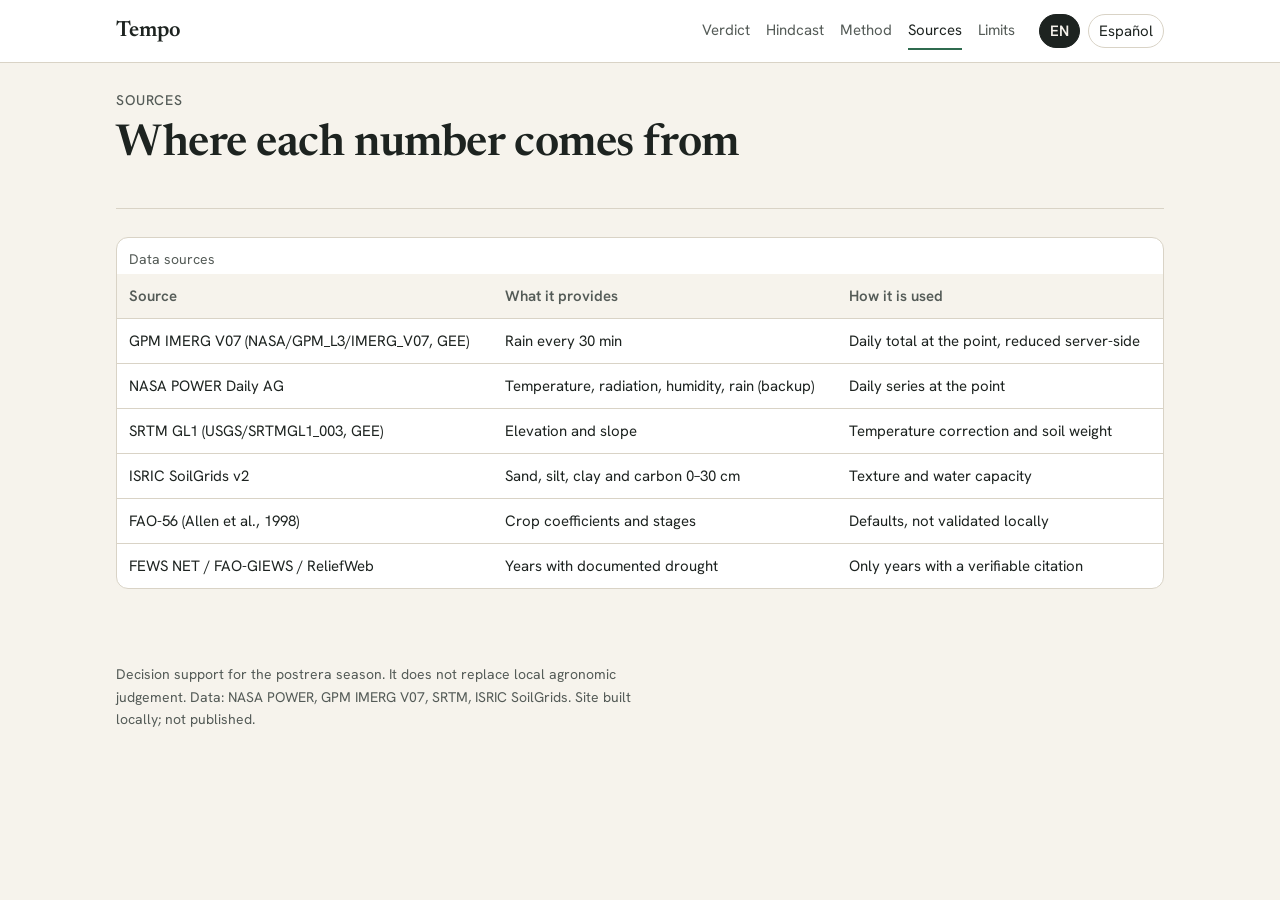
<file: web/site/fuentes-en.html>
<!doctype html>
<html lang="en"><head><meta charset="utf-8">
<meta name="viewport" content="width=device-width,initial-scale=1">
<title>Sources · Tempo</title>
<meta name="description" content="Tempo data sources.">
<link rel="alternate" hreflang="es" href="fuentes.html"><link rel="alternate" hreflang="en" href="fuentes-en.html">
<link rel="preconnect" href="https://fonts.googleapis.com"><link rel="preconnect" href="https://fonts.gstatic.com" crossorigin>
<link href="https://fonts.googleapis.com/css2?family=Newsreader:opsz,wght@6..72,400;6..72,600&family=Hanken+Grotesk:wght@400;500;600&family=JetBrains+Mono:wght@400;500&display=swap" rel="stylesheet">
<link rel="stylesheet" href="style.css">
</head><body>
<a class="skip" href="#main">Skip to content</a>
<header class="top"><div class="wrap">
  <a class="brand" href="index-en.html">Tempo</a>
  <nav aria-label="Main"><a href="index-en.html">Verdict</a><a href="hindcast-en.html">Hindcast</a><a href="metodo-en.html">Method</a><a href="fuentes-en.html" aria-current="page">Sources</a><a href="limites-en.html">Limits</a></nav>
  <div class="langs" role="group" aria-label="Language"><span class="lang lang--on">EN</span><a class="lang" href="fuentes.html" hreflang="es" lang="es">Español</a></div>
</div></header>
<main id="main" class="wrap" tabindex="-1">
<section class="hero hero--sm"><p class="eyebrow">Sources</p><h1>Where each number comes from</h1></section>
<section class="block"><div class="table-wrap"><table class="stack"><caption>Data sources</caption><thead><tr><th scope="col">Source</th><th scope="col">What it provides</th><th scope="col">How it is used</th></tr></thead><tbody><tr><td data-label="Source">GPM IMERG V07 (NASA/GPM_L3/IMERG_V07, GEE)</td><td data-label="What it provides">Rain every 30 min</td><td data-label="How it is used">Daily total at the point, reduced server-side</td></tr><tr><td data-label="Source">NASA POWER Daily AG</td><td data-label="What it provides">Temperature, radiation, humidity, rain (backup)</td><td data-label="How it is used">Daily series at the point</td></tr><tr><td data-label="Source">SRTM GL1 (USGS/SRTMGL1_003, GEE)</td><td data-label="What it provides">Elevation and slope</td><td data-label="How it is used">Temperature correction and soil weight</td></tr><tr><td data-label="Source">ISRIC SoilGrids v2</td><td data-label="What it provides">Sand, silt, clay and carbon 0–30 cm</td><td data-label="How it is used">Texture and water capacity</td></tr><tr><td data-label="Source">FAO-56 (Allen et al., 1998)</td><td data-label="What it provides">Crop coefficients and stages</td><td data-label="How it is used">Defaults, not validated locally</td></tr><tr><td data-label="Source">FEWS NET / FAO-GIEWS / ReliefWeb</td><td data-label="What it provides">Years with documented drought</td><td data-label="How it is used">Only years with a verifiable citation</td></tr></tbody></table></div></section></main>
<footer class="foot wrap"><p>Decision support for the postrera season. It does not replace local agronomic judgement. Data: NASA POWER, GPM IMERG V07, SRTM, ISRIC SoilGrids. Site built locally; not published.</p></footer>
</body></html>
</file>
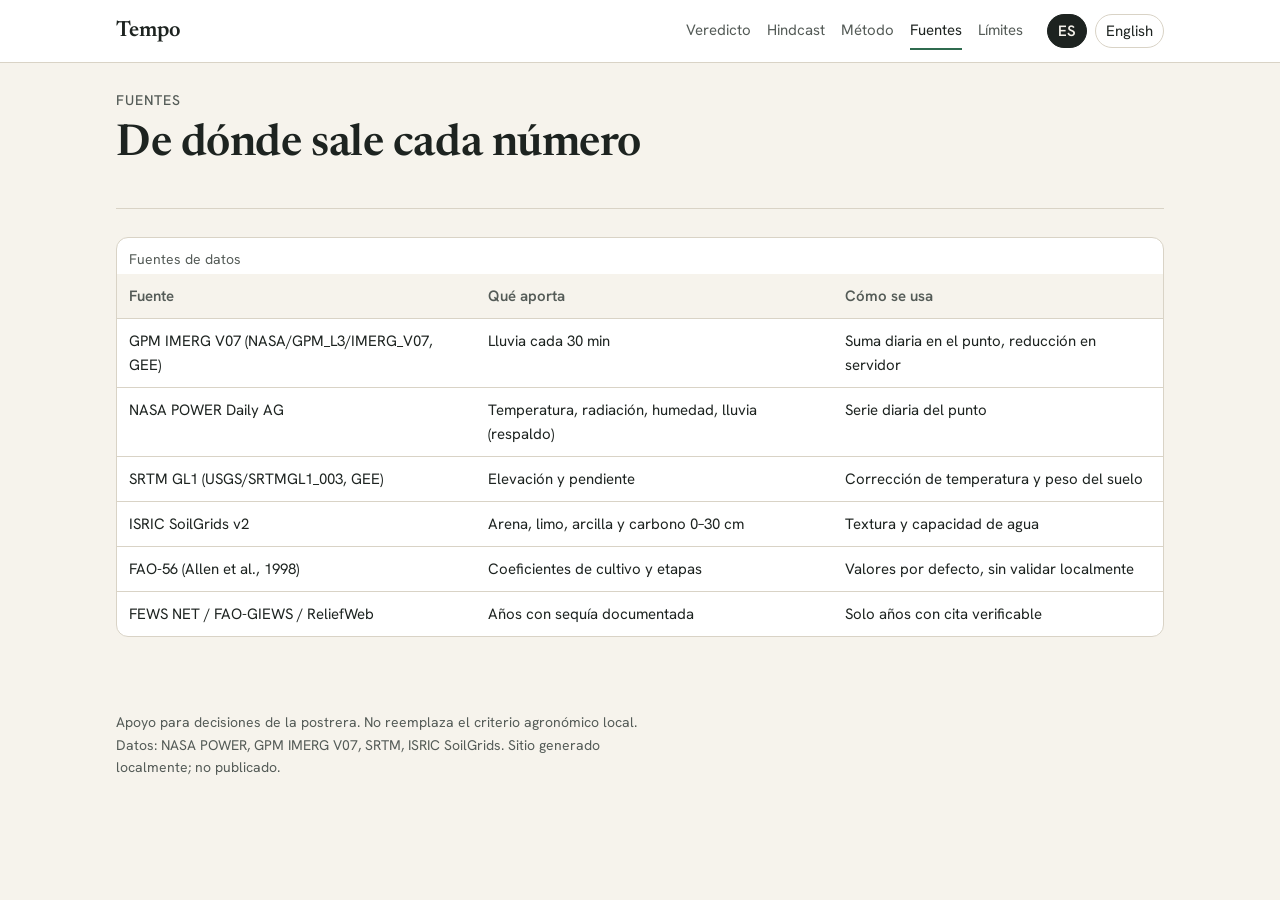
<file: web/site/fuentes.html>
<!doctype html>
<html lang="es"><head><meta charset="utf-8">
<meta name="viewport" content="width=device-width,initial-scale=1">
<title>Fuentes · Tempo</title>
<meta name="description" content="Fuentes de datos de Tempo.">
<link rel="alternate" hreflang="es" href="fuentes.html"><link rel="alternate" hreflang="en" href="fuentes-en.html">
<link rel="preconnect" href="https://fonts.googleapis.com"><link rel="preconnect" href="https://fonts.gstatic.com" crossorigin>
<link href="https://fonts.googleapis.com/css2?family=Newsreader:opsz,wght@6..72,400;6..72,600&family=Hanken+Grotesk:wght@400;500;600&family=JetBrains+Mono:wght@400;500&display=swap" rel="stylesheet">
<link rel="stylesheet" href="style.css">
</head><body>
<a class="skip" href="#main">Saltar al contenido</a>
<header class="top"><div class="wrap">
  <a class="brand" href="index.html">Tempo</a>
  <nav aria-label="Principal"><a href="index.html">Veredicto</a><a href="hindcast.html">Hindcast</a><a href="metodo.html">Método</a><a href="fuentes.html" aria-current="page">Fuentes</a><a href="limites.html">Límites</a></nav>
  <div class="langs" role="group" aria-label="Idioma"><span class="lang lang--on">ES</span><a class="lang" href="fuentes-en.html" hreflang="en" lang="en">English</a></div>
</div></header>
<main id="main" class="wrap" tabindex="-1">
<section class="hero hero--sm"><p class="eyebrow">Fuentes</p><h1>De dónde sale cada número</h1></section>
<section class="block"><div class="table-wrap"><table class="stack"><caption>Fuentes de datos</caption><thead><tr><th scope="col">Fuente</th><th scope="col">Qué aporta</th><th scope="col">Cómo se usa</th></tr></thead><tbody><tr><td data-label="Fuente">GPM IMERG V07 (NASA/GPM_L3/IMERG_V07, GEE)</td><td data-label="Qué aporta">Lluvia cada 30 min</td><td data-label="Cómo se usa">Suma diaria en el punto, reducción en servidor</td></tr><tr><td data-label="Fuente">NASA POWER Daily AG</td><td data-label="Qué aporta">Temperatura, radiación, humedad, lluvia (respaldo)</td><td data-label="Cómo se usa">Serie diaria del punto</td></tr><tr><td data-label="Fuente">SRTM GL1 (USGS/SRTMGL1_003, GEE)</td><td data-label="Qué aporta">Elevación y pendiente</td><td data-label="Cómo se usa">Corrección de temperatura y peso del suelo</td></tr><tr><td data-label="Fuente">ISRIC SoilGrids v2</td><td data-label="Qué aporta">Arena, limo, arcilla y carbono 0–30 cm</td><td data-label="Cómo se usa">Textura y capacidad de agua</td></tr><tr><td data-label="Fuente">FAO-56 (Allen et al., 1998)</td><td data-label="Qué aporta">Coeficientes de cultivo y etapas</td><td data-label="Cómo se usa">Valores por defecto, sin validar localmente</td></tr><tr><td data-label="Fuente">FEWS NET / FAO-GIEWS / ReliefWeb</td><td data-label="Qué aporta">Años con sequía documentada</td><td data-label="Cómo se usa">Solo años con cita verificable</td></tr></tbody></table></div></section></main>
<footer class="foot wrap"><p>Apoyo para decisiones de la postrera. No reemplaza el criterio agronómico local. Datos: NASA POWER, GPM IMERG V07, SRTM, ISRIC SoilGrids. Sitio generado localmente; no publicado.</p></footer>
</body></html>
</file>
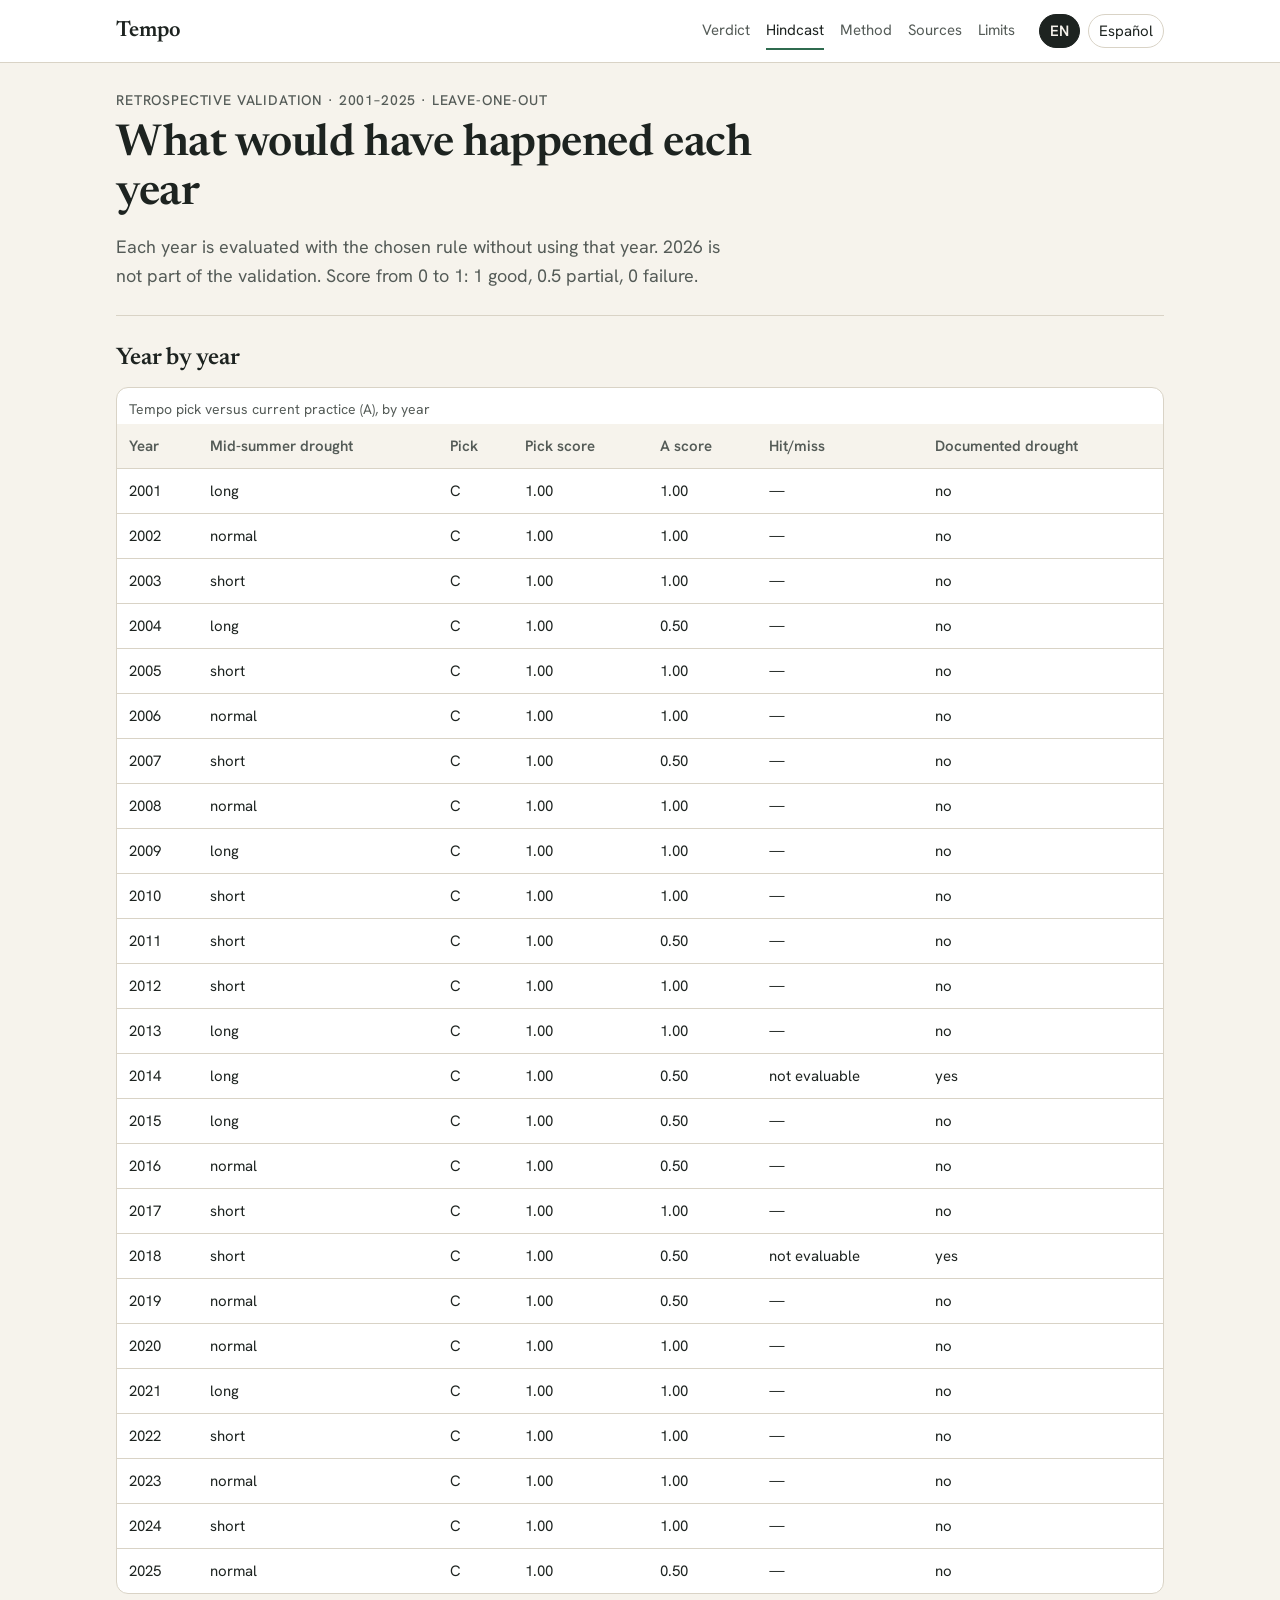
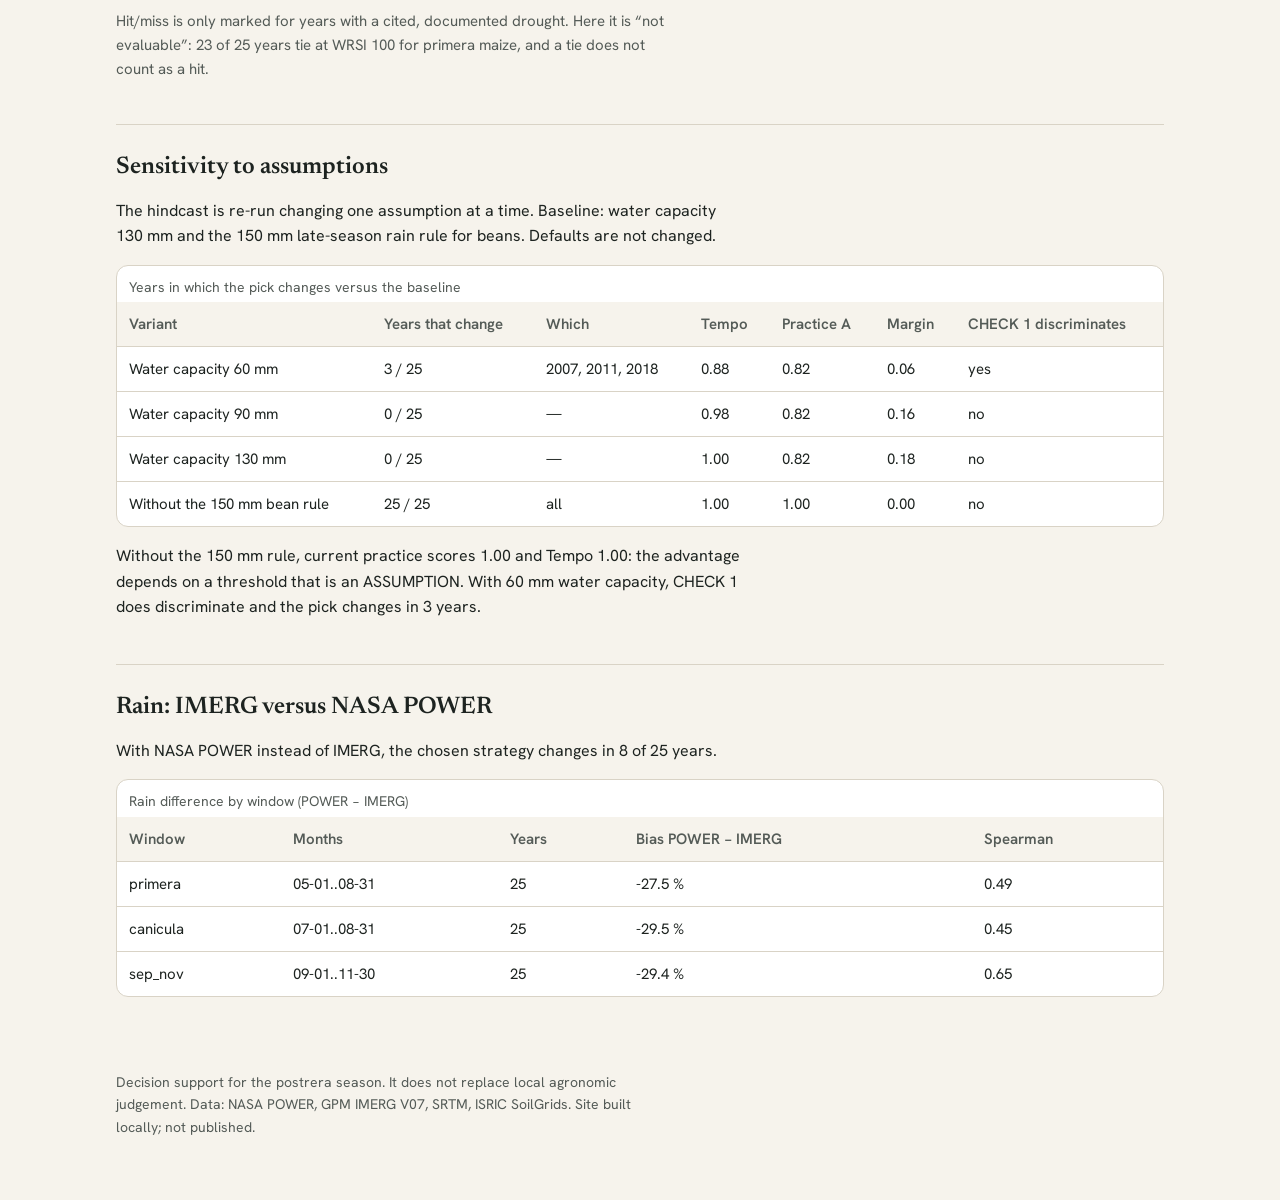
<file: web/site/hindcast-en.html>
<!doctype html>
<html lang="en"><head><meta charset="utf-8">
<meta name="viewport" content="width=device-width,initial-scale=1">
<title>Hindcast · Tempo</title>
<meta name="description" content="Year-by-year retrospective validation and sensitivity.">
<link rel="alternate" hreflang="es" href="hindcast.html"><link rel="alternate" hreflang="en" href="hindcast-en.html">
<link rel="preconnect" href="https://fonts.googleapis.com"><link rel="preconnect" href="https://fonts.gstatic.com" crossorigin>
<link href="https://fonts.googleapis.com/css2?family=Newsreader:opsz,wght@6..72,400;6..72,600&family=Hanken+Grotesk:wght@400;500;600&family=JetBrains+Mono:wght@400;500&display=swap" rel="stylesheet">
<link rel="stylesheet" href="style.css">
</head><body>
<a class="skip" href="#main">Skip to content</a>
<header class="top"><div class="wrap">
  <a class="brand" href="index-en.html">Tempo</a>
  <nav aria-label="Main"><a href="index-en.html">Verdict</a><a href="hindcast-en.html" aria-current="page">Hindcast</a><a href="metodo-en.html">Method</a><a href="fuentes-en.html">Sources</a><a href="limites-en.html">Limits</a></nav>
  <div class="langs" role="group" aria-label="Language"><span class="lang lang--on">EN</span><a class="lang" href="hindcast.html" hreflang="es" lang="es">Español</a></div>
</div></header>
<main id="main" class="wrap" tabindex="-1">
<section class="hero hero--sm">
  <p class="eyebrow">Retrospective validation · 2001–2025 · leave-one-out</p>
  <h1>What would have happened each year</h1>
  <p class="lead">Each year is evaluated with the chosen rule without using that year. 2026 is not part of the validation. Score from 0 to 1: 1 good, 0.5 partial, 0 failure.</p>
</section>
<section class="block" aria-labelledby="yby"><h2 id="yby">Year by year</h2>
<div class="table-wrap"><table class="stack"><caption>Tempo pick versus current practice (A), by year</caption><thead><tr><th scope="col">Year</th><th scope="col">Mid-summer drought</th><th scope="col">Pick</th><th scope="col">Pick score</th><th scope="col">A score</th><th scope="col">Hit/miss</th><th scope="col">Documented drought</th></tr></thead><tbody><tr><td data-label="Year">2001</td><td data-label="Mid-summer drought">long</td><td data-label="Pick">C</td><td data-label="Pick score">1.00</td><td data-label="A score">1.00</td><td data-label="Hit/miss">—</td><td data-label="Documented drought">no</td></tr><tr><td data-label="Year">2002</td><td data-label="Mid-summer drought">normal</td><td data-label="Pick">C</td><td data-label="Pick score">1.00</td><td data-label="A score">1.00</td><td data-label="Hit/miss">—</td><td data-label="Documented drought">no</td></tr><tr><td data-label="Year">2003</td><td data-label="Mid-summer drought">short</td><td data-label="Pick">C</td><td data-label="Pick score">1.00</td><td data-label="A score">1.00</td><td data-label="Hit/miss">—</td><td data-label="Documented drought">no</td></tr><tr><td data-label="Year">2004</td><td data-label="Mid-summer drought">long</td><td data-label="Pick">C</td><td data-label="Pick score">1.00</td><td data-label="A score">0.50</td><td data-label="Hit/miss">—</td><td data-label="Documented drought">no</td></tr><tr><td data-label="Year">2005</td><td data-label="Mid-summer drought">short</td><td data-label="Pick">C</td><td data-label="Pick score">1.00</td><td data-label="A score">1.00</td><td data-label="Hit/miss">—</td><td data-label="Documented drought">no</td></tr><tr><td data-label="Year">2006</td><td data-label="Mid-summer drought">normal</td><td data-label="Pick">C</td><td data-label="Pick score">1.00</td><td data-label="A score">1.00</td><td data-label="Hit/miss">—</td><td data-label="Documented drought">no</td></tr><tr><td data-label="Year">2007</td><td data-label="Mid-summer drought">short</td><td data-label="Pick">C</td><td data-label="Pick score">1.00</td><td data-label="A score">0.50</td><td data-label="Hit/miss">—</td><td data-label="Documented drought">no</td></tr><tr><td data-label="Year">2008</td><td data-label="Mid-summer drought">normal</td><td data-label="Pick">C</td><td data-label="Pick score">1.00</td><td data-label="A score">1.00</td><td data-label="Hit/miss">—</td><td data-label="Documented drought">no</td></tr><tr><td data-label="Year">2009</td><td data-label="Mid-summer drought">long</td><td data-label="Pick">C</td><td data-label="Pick score">1.00</td><td data-label="A score">1.00</td><td data-label="Hit/miss">—</td><td data-label="Documented drought">no</td></tr><tr><td data-label="Year">2010</td><td data-label="Mid-summer drought">short</td><td data-label="Pick">C</td><td data-label="Pick score">1.00</td><td data-label="A score">1.00</td><td data-label="Hit/miss">—</td><td data-label="Documented drought">no</td></tr><tr><td data-label="Year">2011</td><td data-label="Mid-summer drought">short</td><td data-label="Pick">C</td><td data-label="Pick score">1.00</td><td data-label="A score">0.50</td><td data-label="Hit/miss">—</td><td data-label="Documented drought">no</td></tr><tr><td data-label="Year">2012</td><td data-label="Mid-summer drought">short</td><td data-label="Pick">C</td><td data-label="Pick score">1.00</td><td data-label="A score">1.00</td><td data-label="Hit/miss">—</td><td data-label="Documented drought">no</td></tr><tr><td data-label="Year">2013</td><td data-label="Mid-summer drought">long</td><td data-label="Pick">C</td><td data-label="Pick score">1.00</td><td data-label="A score">1.00</td><td data-label="Hit/miss">—</td><td data-label="Documented drought">no</td></tr><tr><td data-label="Year">2014</td><td data-label="Mid-summer drought">long</td><td data-label="Pick">C</td><td data-label="Pick score">1.00</td><td data-label="A score">0.50</td><td data-label="Hit/miss">not evaluable</td><td data-label="Documented drought">yes</td></tr><tr><td data-label="Year">2015</td><td data-label="Mid-summer drought">long</td><td data-label="Pick">C</td><td data-label="Pick score">1.00</td><td data-label="A score">0.50</td><td data-label="Hit/miss">—</td><td data-label="Documented drought">no</td></tr><tr><td data-label="Year">2016</td><td data-label="Mid-summer drought">normal</td><td data-label="Pick">C</td><td data-label="Pick score">1.00</td><td data-label="A score">0.50</td><td data-label="Hit/miss">—</td><td data-label="Documented drought">no</td></tr><tr><td data-label="Year">2017</td><td data-label="Mid-summer drought">short</td><td data-label="Pick">C</td><td data-label="Pick score">1.00</td><td data-label="A score">1.00</td><td data-label="Hit/miss">—</td><td data-label="Documented drought">no</td></tr><tr><td data-label="Year">2018</td><td data-label="Mid-summer drought">short</td><td data-label="Pick">C</td><td data-label="Pick score">1.00</td><td data-label="A score">0.50</td><td data-label="Hit/miss">not evaluable</td><td data-label="Documented drought">yes</td></tr><tr><td data-label="Year">2019</td><td data-label="Mid-summer drought">normal</td><td data-label="Pick">C</td><td data-label="Pick score">1.00</td><td data-label="A score">0.50</td><td data-label="Hit/miss">—</td><td data-label="Documented drought">no</td></tr><tr><td data-label="Year">2020</td><td data-label="Mid-summer drought">normal</td><td data-label="Pick">C</td><td data-label="Pick score">1.00</td><td data-label="A score">1.00</td><td data-label="Hit/miss">—</td><td data-label="Documented drought">no</td></tr><tr><td data-label="Year">2021</td><td data-label="Mid-summer drought">long</td><td data-label="Pick">C</td><td data-label="Pick score">1.00</td><td data-label="A score">1.00</td><td data-label="Hit/miss">—</td><td data-label="Documented drought">no</td></tr><tr><td data-label="Year">2022</td><td data-label="Mid-summer drought">short</td><td data-label="Pick">C</td><td data-label="Pick score">1.00</td><td data-label="A score">1.00</td><td data-label="Hit/miss">—</td><td data-label="Documented drought">no</td></tr><tr><td data-label="Year">2023</td><td data-label="Mid-summer drought">normal</td><td data-label="Pick">C</td><td data-label="Pick score">1.00</td><td data-label="A score">1.00</td><td data-label="Hit/miss">—</td><td data-label="Documented drought">no</td></tr><tr><td data-label="Year">2024</td><td data-label="Mid-summer drought">short</td><td data-label="Pick">C</td><td data-label="Pick score">1.00</td><td data-label="A score">1.00</td><td data-label="Hit/miss">—</td><td data-label="Documented drought">no</td></tr><tr><td data-label="Year">2025</td><td data-label="Mid-summer drought">normal</td><td data-label="Pick">C</td><td data-label="Pick score">1.00</td><td data-label="A score">0.50</td><td data-label="Hit/miss">—</td><td data-label="Documented drought">no</td></tr></tbody></table></div>
<p class="muted">Hit/miss is only marked for years with a cited, documented drought. Here it is “not evaluable”: 23 of 25 years tie at WRSI 100 for primera maize, and a tie does not count as a hit.</p></section>
<section class="block" aria-labelledby="sens"><h2 id="sens">Sensitivity to assumptions</h2>
<p>The hindcast is re-run changing one assumption at a time. Baseline: water capacity 130 mm and the 150 mm late-season rain rule for beans. Defaults are not changed.</p>
<div class="table-wrap"><table class="stack"><caption>Years in which the pick changes versus the baseline</caption><thead><tr><th scope="col">Variant</th><th scope="col">Years that change</th><th scope="col">Which</th><th scope="col">Tempo</th><th scope="col">Practice A</th><th scope="col">Margin</th><th scope="col">CHECK 1 discriminates</th></tr></thead><tbody><tr><td data-label="Variant">Water capacity 60 mm</td><td data-label="Years that change">3 / 25</td><td data-label="Which">2007, 2011, 2018</td><td data-label="Tempo">0.88</td><td data-label="Practice A">0.82</td><td data-label="Margin">0.06</td><td data-label="CHECK 1 discriminates">yes</td></tr><tr><td data-label="Variant">Water capacity 90 mm</td><td data-label="Years that change">0 / 25</td><td data-label="Which">—</td><td data-label="Tempo">0.98</td><td data-label="Practice A">0.82</td><td data-label="Margin">0.16</td><td data-label="CHECK 1 discriminates">no</td></tr><tr><td data-label="Variant">Water capacity 130 mm</td><td data-label="Years that change">0 / 25</td><td data-label="Which">—</td><td data-label="Tempo">1.00</td><td data-label="Practice A">0.82</td><td data-label="Margin">0.18</td><td data-label="CHECK 1 discriminates">no</td></tr><tr><td data-label="Variant">Without the 150 mm bean rule</td><td data-label="Years that change">25 / 25</td><td data-label="Which">all</td><td data-label="Tempo">1.00</td><td data-label="Practice A">1.00</td><td data-label="Margin">0.00</td><td data-label="CHECK 1 discriminates">no</td></tr></tbody></table></div>
<p>Without the 150 mm rule, current practice scores 1.00 and Tempo 1.00: the advantage depends on a threshold that is an ASSUMPTION. With 60 mm water capacity, CHECK 1 does discriminate and the pick changes in 3 years.</p>
</section>
<section class="block" aria-labelledby="rain"><h2 id="rain">Rain: IMERG versus NASA POWER</h2>
<p>With NASA POWER instead of IMERG, the chosen strategy changes in 8 of 25 years.</p>
<div class="table-wrap"><table class="stack"><caption>Rain difference by window (POWER − IMERG)</caption><thead><tr><th scope="col">Window</th><th scope="col">Months</th><th scope="col">Years</th><th scope="col">Bias POWER − IMERG</th><th scope="col">Spearman</th></tr></thead><tbody><tr><td data-label="Window">primera</td><td data-label="Months">05-01..08-31</td><td data-label="Years">25</td><td data-label="Bias POWER − IMERG">-27.5 %</td><td data-label="Spearman">0.49</td></tr><tr><td data-label="Window">canicula</td><td data-label="Months">07-01..08-31</td><td data-label="Years">25</td><td data-label="Bias POWER − IMERG">-29.5 %</td><td data-label="Spearman">0.45</td></tr><tr><td data-label="Window">sep_nov</td><td data-label="Months">09-01..11-30</td><td data-label="Years">25</td><td data-label="Bias POWER − IMERG">-29.4 %</td><td data-label="Spearman">0.65</td></tr></tbody></table></div></section></main>
<footer class="foot wrap"><p>Decision support for the postrera season. It does not replace local agronomic judgement. Data: NASA POWER, GPM IMERG V07, SRTM, ISRIC SoilGrids. Site built locally; not published.</p></footer>
</body></html>
</file>
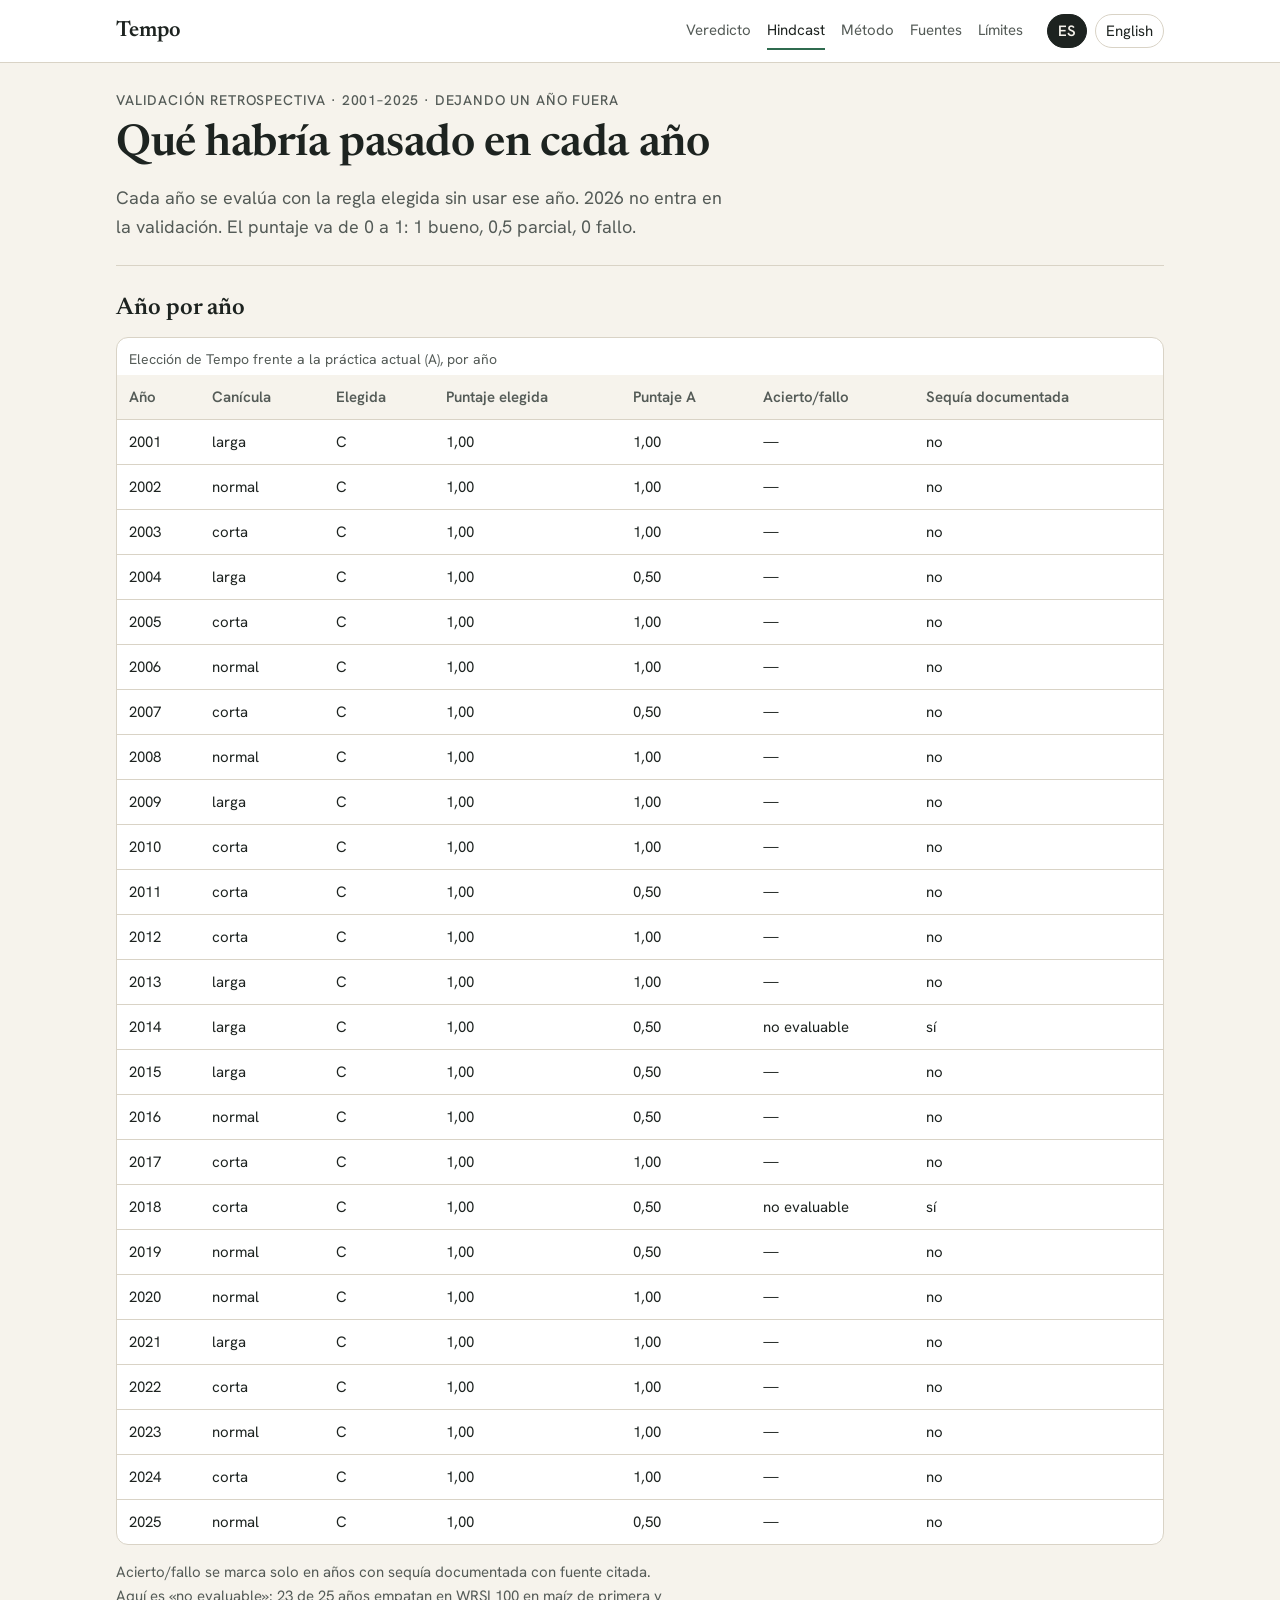
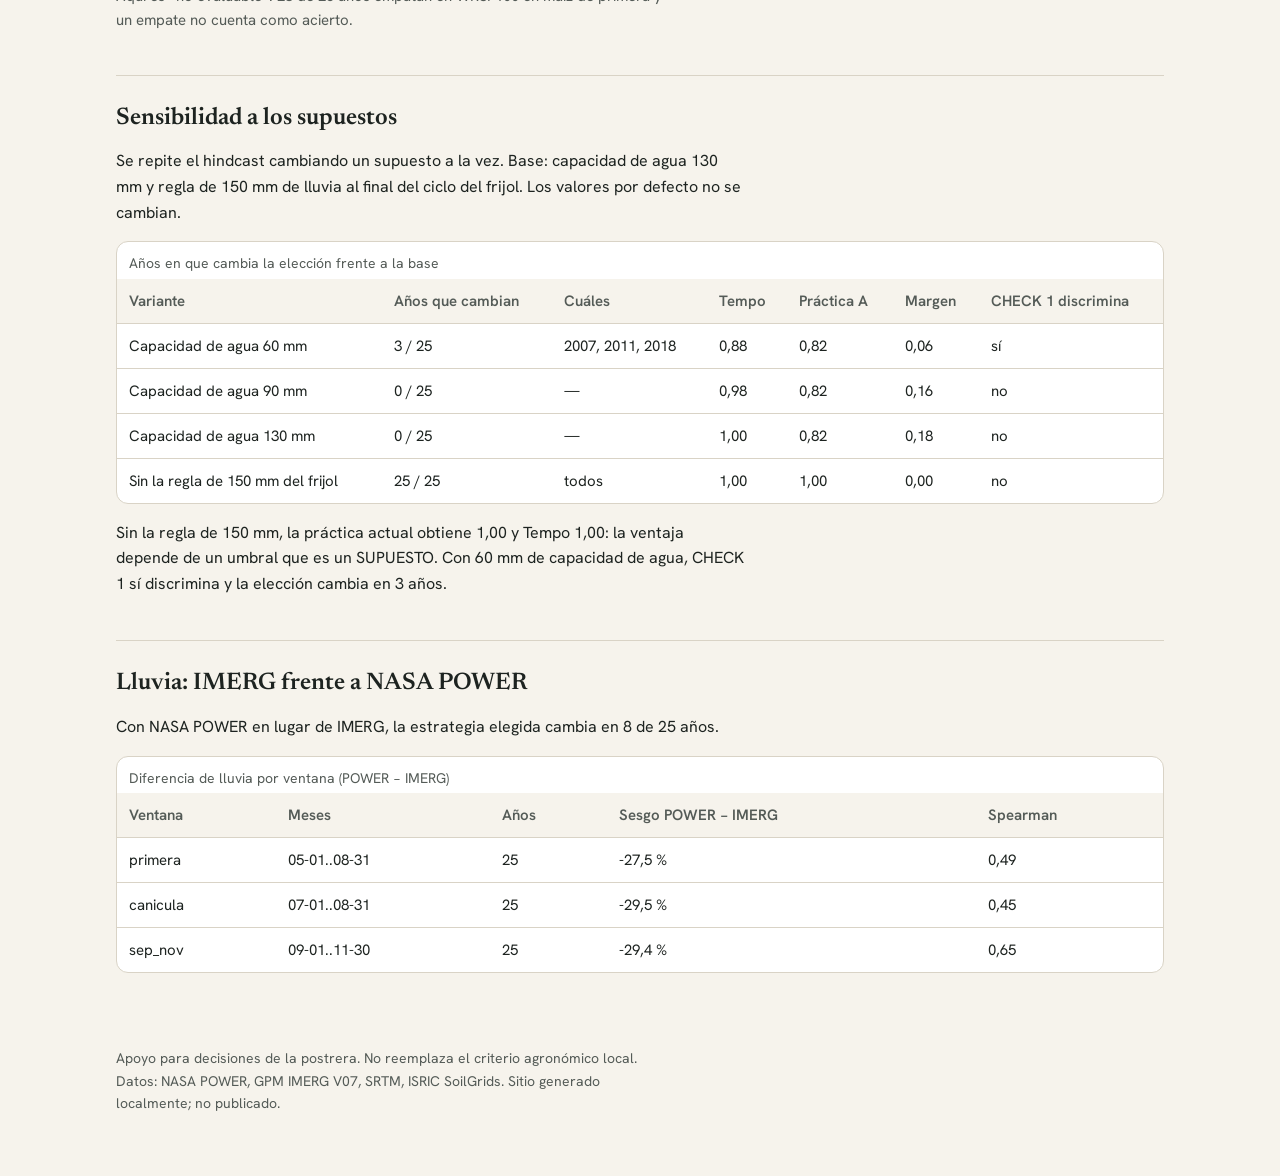
<file: web/site/hindcast.html>
<!doctype html>
<html lang="es"><head><meta charset="utf-8">
<meta name="viewport" content="width=device-width,initial-scale=1">
<title>Hindcast · Tempo</title>
<meta name="description" content="Validación retrospectiva año por año y sensibilidad.">
<link rel="alternate" hreflang="es" href="hindcast.html"><link rel="alternate" hreflang="en" href="hindcast-en.html">
<link rel="preconnect" href="https://fonts.googleapis.com"><link rel="preconnect" href="https://fonts.gstatic.com" crossorigin>
<link href="https://fonts.googleapis.com/css2?family=Newsreader:opsz,wght@6..72,400;6..72,600&family=Hanken+Grotesk:wght@400;500;600&family=JetBrains+Mono:wght@400;500&display=swap" rel="stylesheet">
<link rel="stylesheet" href="style.css">
</head><body>
<a class="skip" href="#main">Saltar al contenido</a>
<header class="top"><div class="wrap">
  <a class="brand" href="index.html">Tempo</a>
  <nav aria-label="Principal"><a href="index.html">Veredicto</a><a href="hindcast.html" aria-current="page">Hindcast</a><a href="metodo.html">Método</a><a href="fuentes.html">Fuentes</a><a href="limites.html">Límites</a></nav>
  <div class="langs" role="group" aria-label="Idioma"><span class="lang lang--on">ES</span><a class="lang" href="hindcast-en.html" hreflang="en" lang="en">English</a></div>
</div></header>
<main id="main" class="wrap" tabindex="-1">
<section class="hero hero--sm">
  <p class="eyebrow">Validación retrospectiva · 2001–2025 · dejando un año fuera</p>
  <h1>Qué habría pasado en cada año</h1>
  <p class="lead">Cada año se evalúa con la regla elegida sin usar ese año. 2026 no entra en la validación. El puntaje va de 0 a 1: 1 bueno, 0,5 parcial, 0 fallo.</p>
</section>
<section class="block" aria-labelledby="yby"><h2 id="yby">Año por año</h2>
<div class="table-wrap"><table class="stack"><caption>Elección de Tempo frente a la práctica actual (A), por año</caption><thead><tr><th scope="col">Año</th><th scope="col">Canícula</th><th scope="col">Elegida</th><th scope="col">Puntaje elegida</th><th scope="col">Puntaje A</th><th scope="col">Acierto/fallo</th><th scope="col">Sequía documentada</th></tr></thead><tbody><tr><td data-label="Año">2001</td><td data-label="Canícula">larga</td><td data-label="Elegida">C</td><td data-label="Puntaje elegida">1,00</td><td data-label="Puntaje A">1,00</td><td data-label="Acierto/fallo">—</td><td data-label="Sequía documentada">no</td></tr><tr><td data-label="Año">2002</td><td data-label="Canícula">normal</td><td data-label="Elegida">C</td><td data-label="Puntaje elegida">1,00</td><td data-label="Puntaje A">1,00</td><td data-label="Acierto/fallo">—</td><td data-label="Sequía documentada">no</td></tr><tr><td data-label="Año">2003</td><td data-label="Canícula">corta</td><td data-label="Elegida">C</td><td data-label="Puntaje elegida">1,00</td><td data-label="Puntaje A">1,00</td><td data-label="Acierto/fallo">—</td><td data-label="Sequía documentada">no</td></tr><tr><td data-label="Año">2004</td><td data-label="Canícula">larga</td><td data-label="Elegida">C</td><td data-label="Puntaje elegida">1,00</td><td data-label="Puntaje A">0,50</td><td data-label="Acierto/fallo">—</td><td data-label="Sequía documentada">no</td></tr><tr><td data-label="Año">2005</td><td data-label="Canícula">corta</td><td data-label="Elegida">C</td><td data-label="Puntaje elegida">1,00</td><td data-label="Puntaje A">1,00</td><td data-label="Acierto/fallo">—</td><td data-label="Sequía documentada">no</td></tr><tr><td data-label="Año">2006</td><td data-label="Canícula">normal</td><td data-label="Elegida">C</td><td data-label="Puntaje elegida">1,00</td><td data-label="Puntaje A">1,00</td><td data-label="Acierto/fallo">—</td><td data-label="Sequía documentada">no</td></tr><tr><td data-label="Año">2007</td><td data-label="Canícula">corta</td><td data-label="Elegida">C</td><td data-label="Puntaje elegida">1,00</td><td data-label="Puntaje A">0,50</td><td data-label="Acierto/fallo">—</td><td data-label="Sequía documentada">no</td></tr><tr><td data-label="Año">2008</td><td data-label="Canícula">normal</td><td data-label="Elegida">C</td><td data-label="Puntaje elegida">1,00</td><td data-label="Puntaje A">1,00</td><td data-label="Acierto/fallo">—</td><td data-label="Sequía documentada">no</td></tr><tr><td data-label="Año">2009</td><td data-label="Canícula">larga</td><td data-label="Elegida">C</td><td data-label="Puntaje elegida">1,00</td><td data-label="Puntaje A">1,00</td><td data-label="Acierto/fallo">—</td><td data-label="Sequía documentada">no</td></tr><tr><td data-label="Año">2010</td><td data-label="Canícula">corta</td><td data-label="Elegida">C</td><td data-label="Puntaje elegida">1,00</td><td data-label="Puntaje A">1,00</td><td data-label="Acierto/fallo">—</td><td data-label="Sequía documentada">no</td></tr><tr><td data-label="Año">2011</td><td data-label="Canícula">corta</td><td data-label="Elegida">C</td><td data-label="Puntaje elegida">1,00</td><td data-label="Puntaje A">0,50</td><td data-label="Acierto/fallo">—</td><td data-label="Sequía documentada">no</td></tr><tr><td data-label="Año">2012</td><td data-label="Canícula">corta</td><td data-label="Elegida">C</td><td data-label="Puntaje elegida">1,00</td><td data-label="Puntaje A">1,00</td><td data-label="Acierto/fallo">—</td><td data-label="Sequía documentada">no</td></tr><tr><td data-label="Año">2013</td><td data-label="Canícula">larga</td><td data-label="Elegida">C</td><td data-label="Puntaje elegida">1,00</td><td data-label="Puntaje A">1,00</td><td data-label="Acierto/fallo">—</td><td data-label="Sequía documentada">no</td></tr><tr><td data-label="Año">2014</td><td data-label="Canícula">larga</td><td data-label="Elegida">C</td><td data-label="Puntaje elegida">1,00</td><td data-label="Puntaje A">0,50</td><td data-label="Acierto/fallo">no evaluable</td><td data-label="Sequía documentada">sí</td></tr><tr><td data-label="Año">2015</td><td data-label="Canícula">larga</td><td data-label="Elegida">C</td><td data-label="Puntaje elegida">1,00</td><td data-label="Puntaje A">0,50</td><td data-label="Acierto/fallo">—</td><td data-label="Sequía documentada">no</td></tr><tr><td data-label="Año">2016</td><td data-label="Canícula">normal</td><td data-label="Elegida">C</td><td data-label="Puntaje elegida">1,00</td><td data-label="Puntaje A">0,50</td><td data-label="Acierto/fallo">—</td><td data-label="Sequía documentada">no</td></tr><tr><td data-label="Año">2017</td><td data-label="Canícula">corta</td><td data-label="Elegida">C</td><td data-label="Puntaje elegida">1,00</td><td data-label="Puntaje A">1,00</td><td data-label="Acierto/fallo">—</td><td data-label="Sequía documentada">no</td></tr><tr><td data-label="Año">2018</td><td data-label="Canícula">corta</td><td data-label="Elegida">C</td><td data-label="Puntaje elegida">1,00</td><td data-label="Puntaje A">0,50</td><td data-label="Acierto/fallo">no evaluable</td><td data-label="Sequía documentada">sí</td></tr><tr><td data-label="Año">2019</td><td data-label="Canícula">normal</td><td data-label="Elegida">C</td><td data-label="Puntaje elegida">1,00</td><td data-label="Puntaje A">0,50</td><td data-label="Acierto/fallo">—</td><td data-label="Sequía documentada">no</td></tr><tr><td data-label="Año">2020</td><td data-label="Canícula">normal</td><td data-label="Elegida">C</td><td data-label="Puntaje elegida">1,00</td><td data-label="Puntaje A">1,00</td><td data-label="Acierto/fallo">—</td><td data-label="Sequía documentada">no</td></tr><tr><td data-label="Año">2021</td><td data-label="Canícula">larga</td><td data-label="Elegida">C</td><td data-label="Puntaje elegida">1,00</td><td data-label="Puntaje A">1,00</td><td data-label="Acierto/fallo">—</td><td data-label="Sequía documentada">no</td></tr><tr><td data-label="Año">2022</td><td data-label="Canícula">corta</td><td data-label="Elegida">C</td><td data-label="Puntaje elegida">1,00</td><td data-label="Puntaje A">1,00</td><td data-label="Acierto/fallo">—</td><td data-label="Sequía documentada">no</td></tr><tr><td data-label="Año">2023</td><td data-label="Canícula">normal</td><td data-label="Elegida">C</td><td data-label="Puntaje elegida">1,00</td><td data-label="Puntaje A">1,00</td><td data-label="Acierto/fallo">—</td><td data-label="Sequía documentada">no</td></tr><tr><td data-label="Año">2024</td><td data-label="Canícula">corta</td><td data-label="Elegida">C</td><td data-label="Puntaje elegida">1,00</td><td data-label="Puntaje A">1,00</td><td data-label="Acierto/fallo">—</td><td data-label="Sequía documentada">no</td></tr><tr><td data-label="Año">2025</td><td data-label="Canícula">normal</td><td data-label="Elegida">C</td><td data-label="Puntaje elegida">1,00</td><td data-label="Puntaje A">0,50</td><td data-label="Acierto/fallo">—</td><td data-label="Sequía documentada">no</td></tr></tbody></table></div>
<p class="muted">Acierto/fallo se marca solo en años con sequía documentada con fuente citada. Aquí es «no evaluable»: 23 de 25 años empatan en WRSI 100 en maíz de primera y un empate no cuenta como acierto.</p></section>
<section class="block" aria-labelledby="sens"><h2 id="sens">Sensibilidad a los supuestos</h2>
<p>Se repite el hindcast cambiando un supuesto a la vez. Base: capacidad de agua 130 mm y regla de 150 mm de lluvia al final del ciclo del frijol. Los valores por defecto no se cambian.</p>
<div class="table-wrap"><table class="stack"><caption>Años en que cambia la elección frente a la base</caption><thead><tr><th scope="col">Variante</th><th scope="col">Años que cambian</th><th scope="col">Cuáles</th><th scope="col">Tempo</th><th scope="col">Práctica A</th><th scope="col">Margen</th><th scope="col">CHECK 1 discrimina</th></tr></thead><tbody><tr><td data-label="Variante">Capacidad de agua 60 mm</td><td data-label="Años que cambian">3 / 25</td><td data-label="Cuáles">2007, 2011, 2018</td><td data-label="Tempo">0,88</td><td data-label="Práctica A">0,82</td><td data-label="Margen">0,06</td><td data-label="CHECK 1 discrimina">sí</td></tr><tr><td data-label="Variante">Capacidad de agua 90 mm</td><td data-label="Años que cambian">0 / 25</td><td data-label="Cuáles">—</td><td data-label="Tempo">0,98</td><td data-label="Práctica A">0,82</td><td data-label="Margen">0,16</td><td data-label="CHECK 1 discrimina">no</td></tr><tr><td data-label="Variante">Capacidad de agua 130 mm</td><td data-label="Años que cambian">0 / 25</td><td data-label="Cuáles">—</td><td data-label="Tempo">1,00</td><td data-label="Práctica A">0,82</td><td data-label="Margen">0,18</td><td data-label="CHECK 1 discrimina">no</td></tr><tr><td data-label="Variante">Sin la regla de 150 mm del frijol</td><td data-label="Años que cambian">25 / 25</td><td data-label="Cuáles">todos</td><td data-label="Tempo">1,00</td><td data-label="Práctica A">1,00</td><td data-label="Margen">0,00</td><td data-label="CHECK 1 discrimina">no</td></tr></tbody></table></div>
<p>Sin la regla de 150 mm, la práctica actual obtiene 1,00 y Tempo 1,00: la ventaja depende de un umbral que es un SUPUESTO. Con 60 mm de capacidad de agua, CHECK 1 sí discrimina y la elección cambia en 3 años.</p>
</section>
<section class="block" aria-labelledby="rain"><h2 id="rain">Lluvia: IMERG frente a NASA POWER</h2>
<p>Con NASA POWER en lugar de IMERG, la estrategia elegida cambia en 8 de 25 años.</p>
<div class="table-wrap"><table class="stack"><caption>Diferencia de lluvia por ventana (POWER − IMERG)</caption><thead><tr><th scope="col">Ventana</th><th scope="col">Meses</th><th scope="col">Años</th><th scope="col">Sesgo POWER − IMERG</th><th scope="col">Spearman</th></tr></thead><tbody><tr><td data-label="Ventana">primera</td><td data-label="Meses">05-01..08-31</td><td data-label="Años">25</td><td data-label="Sesgo POWER − IMERG">-27,5 %</td><td data-label="Spearman">0,49</td></tr><tr><td data-label="Ventana">canicula</td><td data-label="Meses">07-01..08-31</td><td data-label="Años">25</td><td data-label="Sesgo POWER − IMERG">-29,5 %</td><td data-label="Spearman">0,45</td></tr><tr><td data-label="Ventana">sep_nov</td><td data-label="Meses">09-01..11-30</td><td data-label="Años">25</td><td data-label="Sesgo POWER − IMERG">-29,4 %</td><td data-label="Spearman">0,65</td></tr></tbody></table></div></section></main>
<footer class="foot wrap"><p>Apoyo para decisiones de la postrera. No reemplaza el criterio agronómico local. Datos: NASA POWER, GPM IMERG V07, SRTM, ISRIC SoilGrids. Sitio generado localmente; no publicado.</p></footer>
</body></html>
</file>
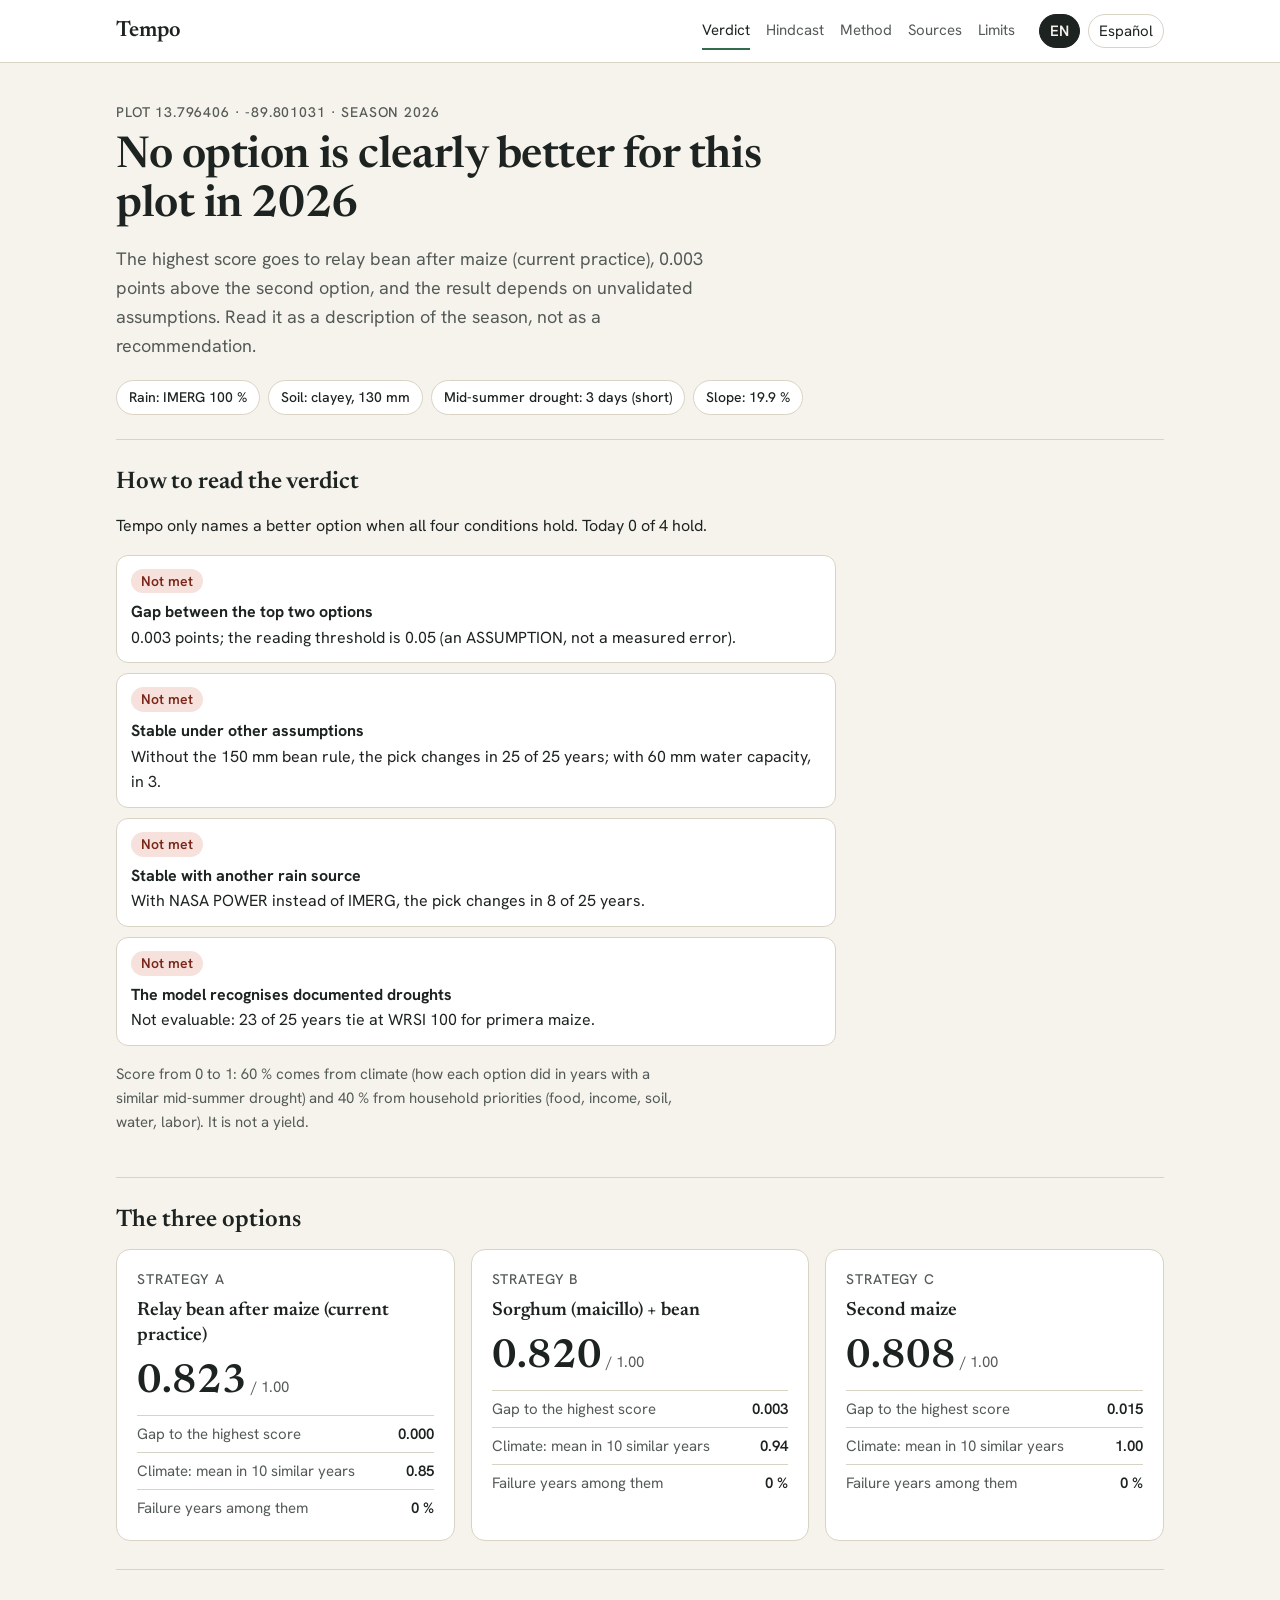
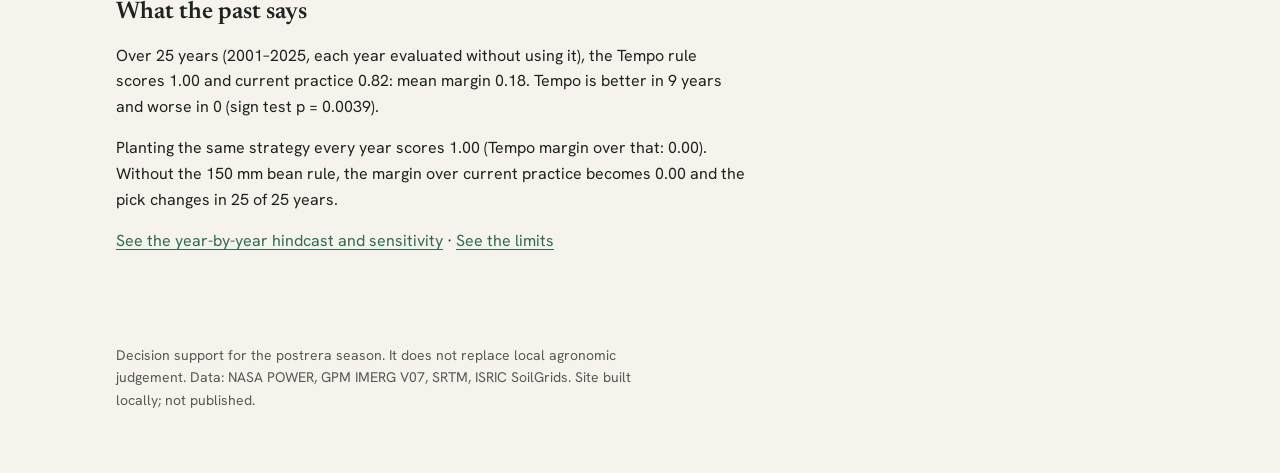
<file: web/site/index-en.html>
<!doctype html>
<html lang="en"><head><meta charset="utf-8">
<meta name="viewport" content="width=device-width,initial-scale=1">
<title>Verdict · Tempo</title>
<meta name="description" content="Postrera verdict for the plot.">
<link rel="alternate" hreflang="es" href="index.html"><link rel="alternate" hreflang="en" href="index-en.html">
<link rel="preconnect" href="https://fonts.googleapis.com"><link rel="preconnect" href="https://fonts.gstatic.com" crossorigin>
<link href="https://fonts.googleapis.com/css2?family=Newsreader:opsz,wght@6..72,400;6..72,600&family=Hanken+Grotesk:wght@400;500;600&family=JetBrains+Mono:wght@400;500&display=swap" rel="stylesheet">
<link rel="stylesheet" href="style.css">
</head><body>
<a class="skip" href="#main">Skip to content</a>
<header class="top"><div class="wrap">
  <a class="brand" href="index-en.html">Tempo</a>
  <nav aria-label="Main"><a href="index-en.html" aria-current="page">Verdict</a><a href="hindcast-en.html">Hindcast</a><a href="metodo-en.html">Method</a><a href="fuentes-en.html">Sources</a><a href="limites-en.html">Limits</a></nav>
  <div class="langs" role="group" aria-label="Language"><span class="lang lang--on">EN</span><a class="lang" href="index.html" hreflang="es" lang="es">Español</a></div>
</div></header>
<main id="main" class="wrap" tabindex="-1">
<section class="hero">
  <p class="eyebrow">Plot 13.796406 · -89.801031 · season 2026</p>
  <h1>No option is clearly better for this plot in 2026</h1>
  <p class="lead">The highest score goes to relay bean after maize (current practice), 0.003 points above the second option, and the result depends on unvalidated assumptions. Read it as a description of the season, not as a recommendation.</p>
  <ul class="chips" aria-label="Plot data">
    <li class="chip">Rain: IMERG 100 %</li>
    <li class="chip">Soil: clayey, 130 mm</li>
    <li class="chip">Mid-summer drought: 3 days (short)</li>
    <li class="chip">Slope: 19.9 %</li>
  </ul>
</section>
<section class="block" aria-labelledby="how"><h2 id="how">How to read the verdict</h2>
  <p>Tempo only names a better option when all four conditions hold. Today 0 of 4 hold.</p>
  <ul class="conds"><li class="cond cond--no"><span class="cond-mark">Not met</span><strong>Gap between the top two options</strong> <span>0.003 points; the reading threshold is 0.05 (an ASSUMPTION, not a measured error).</span></li><li class="cond cond--no"><span class="cond-mark">Not met</span><strong>Stable under other assumptions</strong> <span>Without the 150 mm bean rule, the pick changes in 25 of 25 years; with 60 mm water capacity, in 3.</span></li><li class="cond cond--no"><span class="cond-mark">Not met</span><strong>Stable with another rain source</strong> <span>With NASA POWER instead of IMERG, the pick changes in 8 of 25 years.</span></li><li class="cond cond--no"><span class="cond-mark">Not met</span><strong>The model recognises documented droughts</strong> <span>Not evaluable: 23 of 25 years tie at WRSI 100 for primera maize.</span></li></ul>
  <p class="muted">Score from 0 to 1: 60 % comes from climate (how each option did in years with a similar mid-summer drought) and 40 % from household priorities (food, income, soil, water, labor). It is not a yield.</p>
</section>
<section class="block" aria-labelledby="opts"><h2 id="opts">The three options</h2><div class="grid3"><article class="card">
<p class="eyebrow">Strategy A</p>
<h3>Relay bean after maize (current practice)</h3>
<p class="num">0.823<span> / 1.00</span></p>
<dl class="facts">
<div><dt>Gap to the highest score</dt><dd>0.000</dd></div>
<div><dt>Climate: mean in 10 similar years</dt><dd>0.85</dd></div>
<div><dt>Failure years among them</dt><dd>0 %</dd></div>
</dl></article><article class="card">
<p class="eyebrow">Strategy B</p>
<h3>Sorghum (maicillo) + bean</h3>
<p class="num">0.820<span> / 1.00</span></p>
<dl class="facts">
<div><dt>Gap to the highest score</dt><dd>0.003</dd></div>
<div><dt>Climate: mean in 10 similar years</dt><dd>0.94</dd></div>
<div><dt>Failure years among them</dt><dd>0 %</dd></div>
</dl></article><article class="card">
<p class="eyebrow">Strategy C</p>
<h3>Second maize</h3>
<p class="num">0.808<span> / 1.00</span></p>
<dl class="facts">
<div><dt>Gap to the highest score</dt><dd>0.015</dd></div>
<div><dt>Climate: mean in 10 similar years</dt><dd>1.00</dd></div>
<div><dt>Failure years among them</dt><dd>0 %</dd></div>
</dl></article></div></section>
<section class="block" aria-labelledby="past"><h2 id="past">What the past says</h2>
  <p>Over 25 years (2001–2025, each year evaluated without using it), the Tempo rule scores 1.00 and current practice 0.82: mean margin 0.18. Tempo is better in 9 years and worse in 0 (sign test p = 0.0039).</p>
  <p>Planting the same strategy every year scores 1.00 (Tempo margin over that: 0.00). Without the 150 mm bean rule, the margin over current practice becomes 0.00 and the pick changes in 25 of 25 years.</p>
  <p><a href="hindcast-en.html">See the year-by-year hindcast and sensitivity</a> · <a href="limites-en.html">See the limits</a></p>
</section></main>
<footer class="foot wrap"><p>Decision support for the postrera season. It does not replace local agronomic judgement. Data: NASA POWER, GPM IMERG V07, SRTM, ISRIC SoilGrids. Site built locally; not published.</p></footer>
</body></html>
</file>
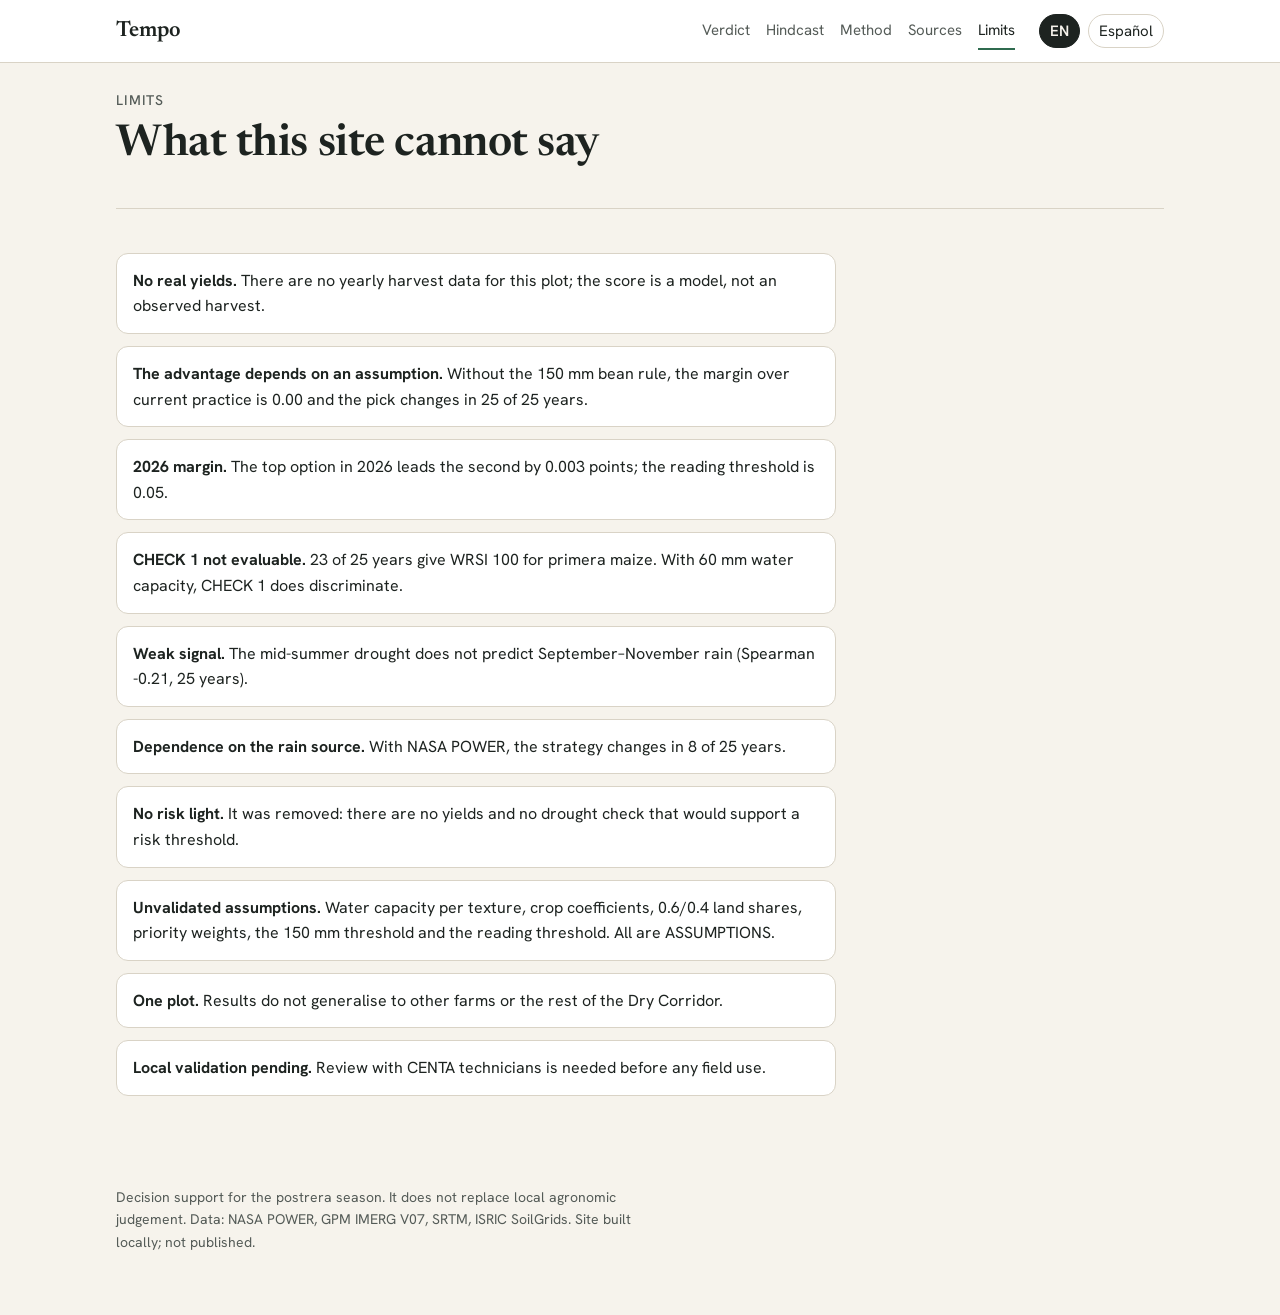
<file: web/site/limites-en.html>
<!doctype html>
<html lang="en"><head><meta charset="utf-8">
<meta name="viewport" content="width=device-width,initial-scale=1">
<title>Limits · Tempo</title>
<meta name="description" content="Tempo limits and assumptions.">
<link rel="alternate" hreflang="es" href="limites.html"><link rel="alternate" hreflang="en" href="limites-en.html">
<link rel="preconnect" href="https://fonts.googleapis.com"><link rel="preconnect" href="https://fonts.gstatic.com" crossorigin>
<link href="https://fonts.googleapis.com/css2?family=Newsreader:opsz,wght@6..72,400;6..72,600&family=Hanken+Grotesk:wght@400;500;600&family=JetBrains+Mono:wght@400;500&display=swap" rel="stylesheet">
<link rel="stylesheet" href="style.css">
</head><body>
<a class="skip" href="#main">Skip to content</a>
<header class="top"><div class="wrap">
  <a class="brand" href="index-en.html">Tempo</a>
  <nav aria-label="Main"><a href="index-en.html">Verdict</a><a href="hindcast-en.html">Hindcast</a><a href="metodo-en.html">Method</a><a href="fuentes-en.html">Sources</a><a href="limites-en.html" aria-current="page">Limits</a></nav>
  <div class="langs" role="group" aria-label="Language"><span class="lang lang--on">EN</span><a class="lang" href="limites.html" hreflang="es" lang="es">Español</a></div>
</div></header>
<main id="main" class="wrap" tabindex="-1">
<section class="hero hero--sm"><p class="eyebrow">Limits</p><h1>What this site cannot say</h1></section>
<section class="block"><ul class="limits"><li><strong>No real yields.</strong> There are no yearly harvest data for this plot; the score is a model, not an observed harvest.</li><li><strong>The advantage depends on an assumption.</strong> Without the 150 mm bean rule, the margin over current practice is 0.00 and the pick changes in 25 of 25 years.</li><li><strong>2026 margin.</strong> The top option in 2026 leads the second by 0.003 points; the reading threshold is 0.05.</li><li><strong>CHECK 1 not evaluable.</strong> 23 of 25 years give WRSI 100 for primera maize. With 60 mm water capacity, CHECK 1 does discriminate.</li><li><strong>Weak signal.</strong> The mid-summer drought does not predict September–November rain (Spearman -0.21, 25 years).</li><li><strong>Dependence on the rain source.</strong> With NASA POWER, the strategy changes in 8 of 25 years.</li><li><strong>No risk light.</strong> It was removed: there are no yields and no drought check that would support a risk threshold.</li><li><strong>Unvalidated assumptions.</strong> Water capacity per texture, crop coefficients, 0.6/0.4 land shares, priority weights, the 150 mm threshold and the reading threshold. All are ASSUMPTIONS.</li><li><strong>One plot.</strong> Results do not generalise to other farms or the rest of the Dry Corridor.</li><li><strong>Local validation pending.</strong> Review with CENTA technicians is needed before any field use.</li></ul></section></main>
<footer class="foot wrap"><p>Decision support for the postrera season. It does not replace local agronomic judgement. Data: NASA POWER, GPM IMERG V07, SRTM, ISRIC SoilGrids. Site built locally; not published.</p></footer>
</body></html>
</file>
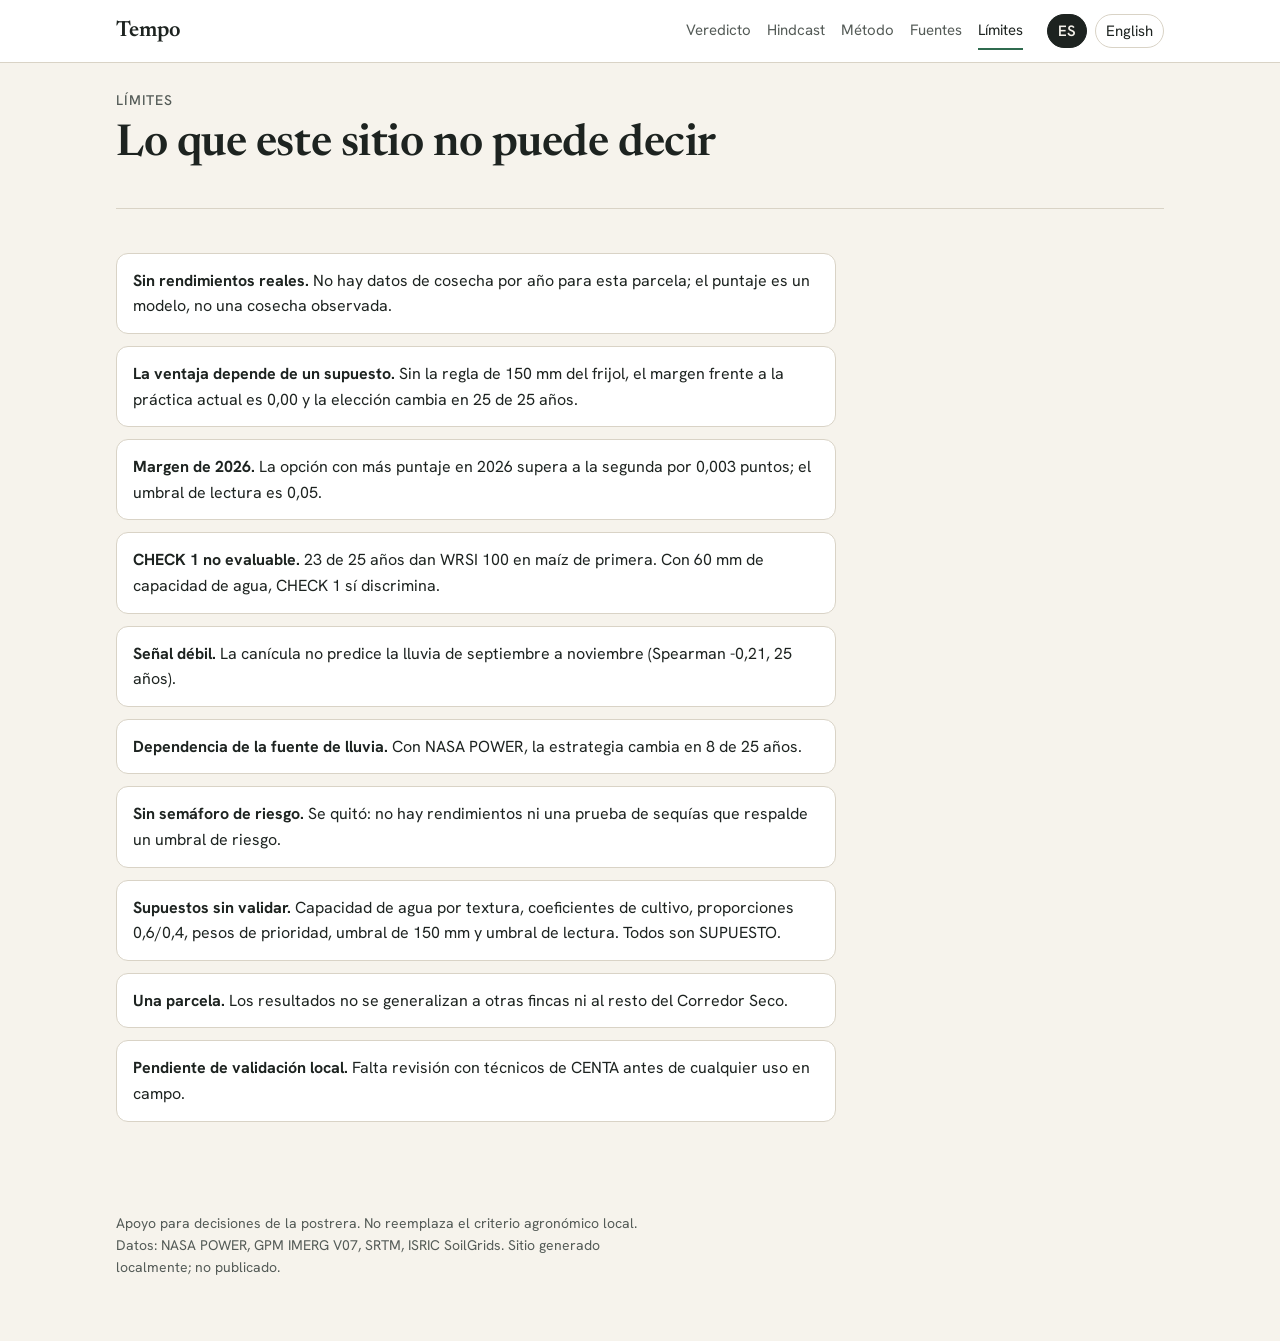
<file: web/site/limites.html>
<!doctype html>
<html lang="es"><head><meta charset="utf-8">
<meta name="viewport" content="width=device-width,initial-scale=1">
<title>Límites · Tempo</title>
<meta name="description" content="Límites y supuestos de Tempo.">
<link rel="alternate" hreflang="es" href="limites.html"><link rel="alternate" hreflang="en" href="limites-en.html">
<link rel="preconnect" href="https://fonts.googleapis.com"><link rel="preconnect" href="https://fonts.gstatic.com" crossorigin>
<link href="https://fonts.googleapis.com/css2?family=Newsreader:opsz,wght@6..72,400;6..72,600&family=Hanken+Grotesk:wght@400;500;600&family=JetBrains+Mono:wght@400;500&display=swap" rel="stylesheet">
<link rel="stylesheet" href="style.css">
</head><body>
<a class="skip" href="#main">Saltar al contenido</a>
<header class="top"><div class="wrap">
  <a class="brand" href="index.html">Tempo</a>
  <nav aria-label="Principal"><a href="index.html">Veredicto</a><a href="hindcast.html">Hindcast</a><a href="metodo.html">Método</a><a href="fuentes.html">Fuentes</a><a href="limites.html" aria-current="page">Límites</a></nav>
  <div class="langs" role="group" aria-label="Idioma"><span class="lang lang--on">ES</span><a class="lang" href="limites-en.html" hreflang="en" lang="en">English</a></div>
</div></header>
<main id="main" class="wrap" tabindex="-1">
<section class="hero hero--sm"><p class="eyebrow">Límites</p><h1>Lo que este sitio no puede decir</h1></section>
<section class="block"><ul class="limits"><li><strong>Sin rendimientos reales.</strong> No hay datos de cosecha por año para esta parcela; el puntaje es un modelo, no una cosecha observada.</li><li><strong>La ventaja depende de un supuesto.</strong> Sin la regla de 150 mm del frijol, el margen frente a la práctica actual es 0,00 y la elección cambia en 25 de 25 años.</li><li><strong>Margen de 2026.</strong> La opción con más puntaje en 2026 supera a la segunda por 0,003 puntos; el umbral de lectura es 0,05.</li><li><strong>CHECK 1 no evaluable.</strong> 23 de 25 años dan WRSI 100 en maíz de primera. Con 60 mm de capacidad de agua, CHECK 1 sí discrimina.</li><li><strong>Señal débil.</strong> La canícula no predice la lluvia de septiembre a noviembre (Spearman -0,21, 25 años).</li><li><strong>Dependencia de la fuente de lluvia.</strong> Con NASA POWER, la estrategia cambia en 8 de 25 años.</li><li><strong>Sin semáforo de riesgo.</strong> Se quitó: no hay rendimientos ni una prueba de sequías que respalde un umbral de riesgo.</li><li><strong>Supuestos sin validar.</strong> Capacidad de agua por textura, coeficientes de cultivo, proporciones 0,6/0,4, pesos de prioridad, umbral de 150 mm y umbral de lectura. Todos son SUPUESTO.</li><li><strong>Una parcela.</strong> Los resultados no se generalizan a otras fincas ni al resto del Corredor Seco.</li><li><strong>Pendiente de validación local.</strong> Falta revisión con técnicos de CENTA antes de cualquier uso en campo.</li></ul></section></main>
<footer class="foot wrap"><p>Apoyo para decisiones de la postrera. No reemplaza el criterio agronómico local. Datos: NASA POWER, GPM IMERG V07, SRTM, ISRIC SoilGrids. Sitio generado localmente; no publicado.</p></footer>
</body></html>
</file>
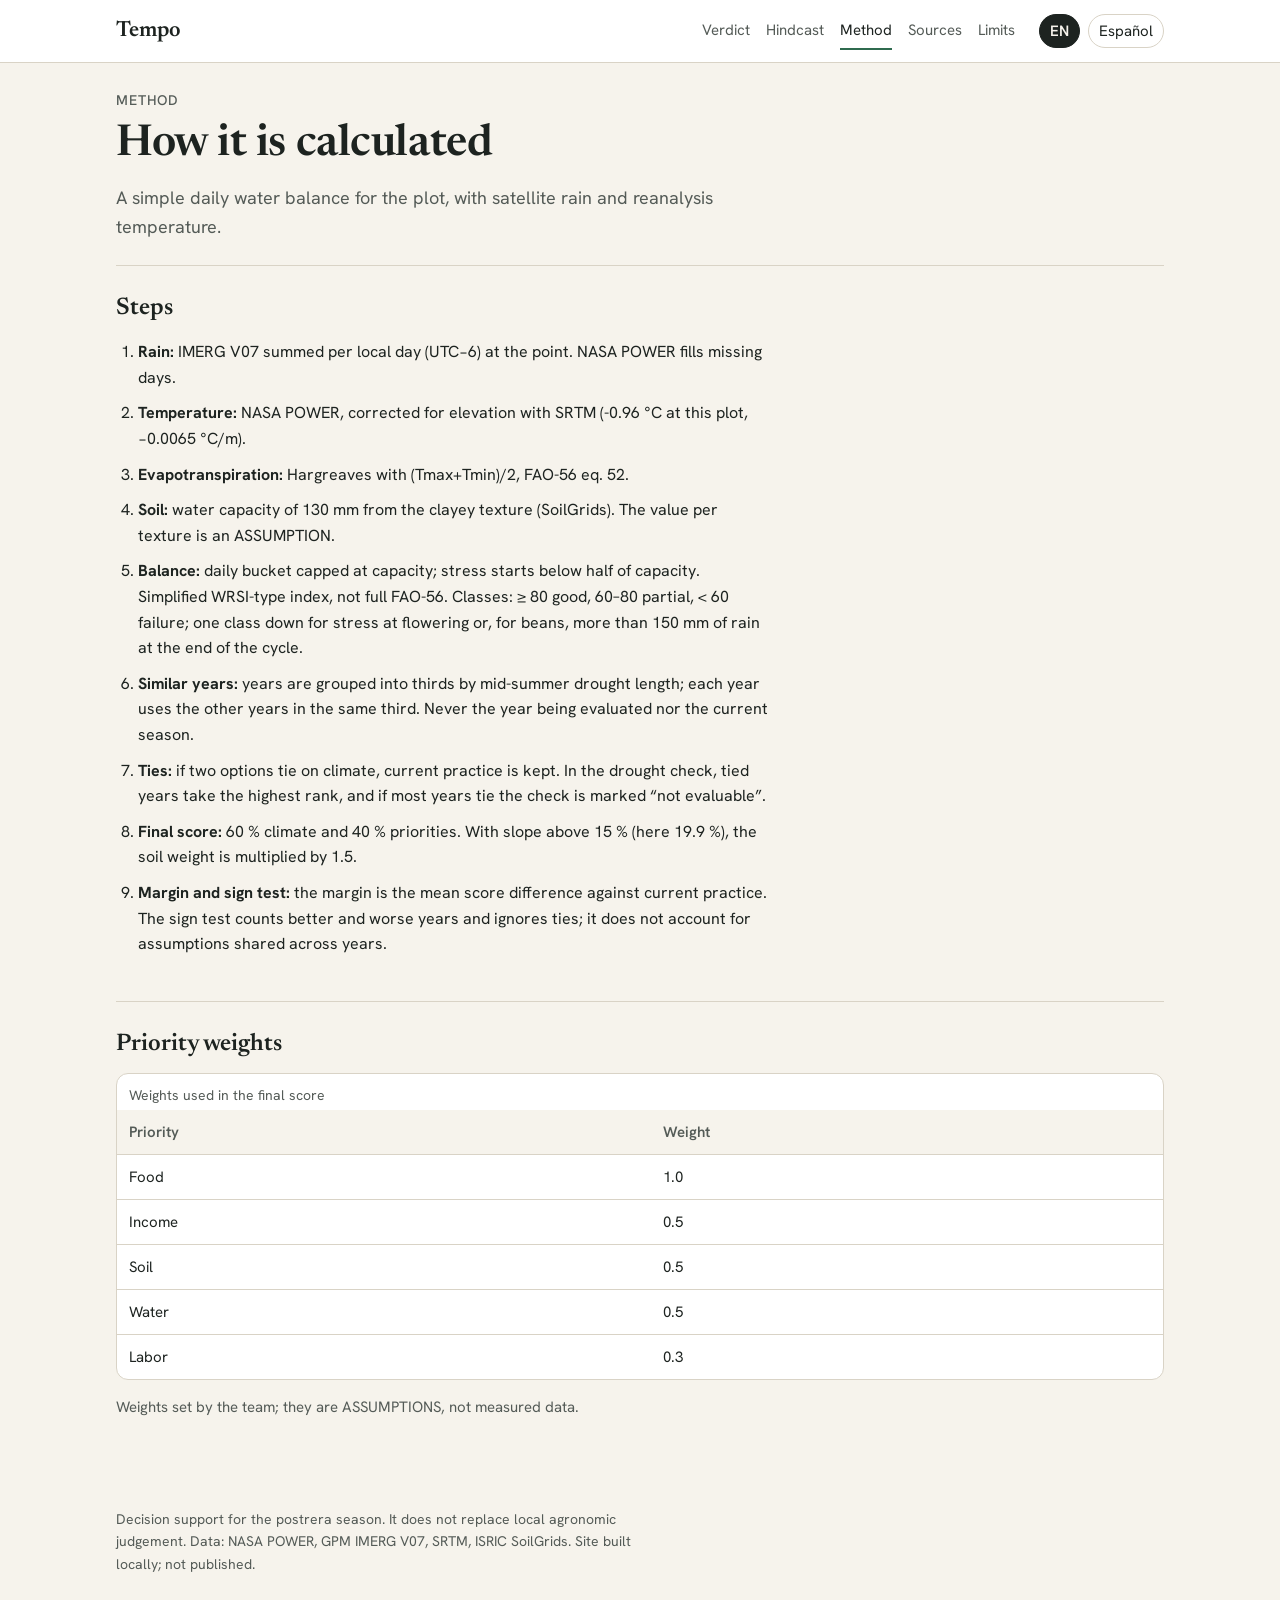
<file: web/site/metodo-en.html>
<!doctype html>
<html lang="en"><head><meta charset="utf-8">
<meta name="viewport" content="width=device-width,initial-scale=1">
<title>Method · Tempo</title>
<meta name="description" content="How the water balance and the score are calculated.">
<link rel="alternate" hreflang="es" href="metodo.html"><link rel="alternate" hreflang="en" href="metodo-en.html">
<link rel="preconnect" href="https://fonts.googleapis.com"><link rel="preconnect" href="https://fonts.gstatic.com" crossorigin>
<link href="https://fonts.googleapis.com/css2?family=Newsreader:opsz,wght@6..72,400;6..72,600&family=Hanken+Grotesk:wght@400;500;600&family=JetBrains+Mono:wght@400;500&display=swap" rel="stylesheet">
<link rel="stylesheet" href="style.css">
</head><body>
<a class="skip" href="#main">Skip to content</a>
<header class="top"><div class="wrap">
  <a class="brand" href="index-en.html">Tempo</a>
  <nav aria-label="Main"><a href="index-en.html">Verdict</a><a href="hindcast-en.html">Hindcast</a><a href="metodo-en.html" aria-current="page">Method</a><a href="fuentes-en.html">Sources</a><a href="limites-en.html">Limits</a></nav>
  <div class="langs" role="group" aria-label="Language"><span class="lang lang--on">EN</span><a class="lang" href="metodo.html" hreflang="es" lang="es">Español</a></div>
</div></header>
<main id="main" class="wrap" tabindex="-1">
<section class="hero hero--sm"><p class="eyebrow">Method</p><h1>How it is calculated</h1>
<p class="lead">A simple daily water balance for the plot, with satellite rain and reanalysis temperature.</p></section>
<section class="block" aria-labelledby="steps"><h2 id="steps">Steps</h2><ol class="steps">
<li><strong>Rain:</strong> IMERG V07 summed per local day (UTC−6) at the point. NASA POWER fills missing days.</li><li><strong>Temperature:</strong> NASA POWER, corrected for elevation with SRTM (-0.96 °C at this plot, −0.0065 °C/m).</li><li><strong>Evapotranspiration:</strong> Hargreaves with (Tmax+Tmin)/2, FAO-56 eq. 52.</li><li><strong>Soil:</strong> water capacity of 130 mm from the clayey texture (SoilGrids). The value per texture is an ASSUMPTION.</li><li><strong>Balance:</strong> daily bucket capped at capacity; stress starts below half of capacity. Simplified WRSI-type index, not full FAO-56. Classes: ≥ 80 good, 60–80 partial, &lt; 60 failure; one class down for stress at flowering or, for beans, more than 150 mm of rain at the end of the cycle.</li><li><strong>Similar years:</strong> years are grouped into thirds by mid-summer drought length; each year uses the other years in the same third. Never the year being evaluated nor the current season.</li><li><strong>Ties:</strong> if two options tie on climate, current practice is kept. In the drought check, tied years take the highest rank, and if most years tie the check is marked “not evaluable”.</li><li><strong>Final score:</strong> 60 % climate and 40 % priorities. With slope above 15 % (here 19.9 %), the soil weight is multiplied by 1.5.</li><li><strong>Margin and sign test:</strong> the margin is the mean score difference against current practice. The sign test counts better and worse years and ignores ties; it does not account for assumptions shared across years.</li>
</ol></section>
<section class="block" aria-labelledby="w"><h2 id="w">Priority weights</h2>
<div class="table-wrap"><table class=""><caption>Weights used in the final score</caption><thead><tr><th scope="col">Priority</th><th scope="col">Weight</th></tr></thead><tbody><tr><td data-label="Priority">Food</td><td data-label="Weight">1.0</td></tr><tr><td data-label="Priority">Income</td><td data-label="Weight">0.5</td></tr><tr><td data-label="Priority">Soil</td><td data-label="Weight">0.5</td></tr><tr><td data-label="Priority">Water</td><td data-label="Weight">0.5</td></tr><tr><td data-label="Priority">Labor</td><td data-label="Weight">0.3</td></tr></tbody></table></div>
<p class="muted">Weights set by the team; they are ASSUMPTIONS, not measured data.</p></section></main>
<footer class="foot wrap"><p>Decision support for the postrera season. It does not replace local agronomic judgement. Data: NASA POWER, GPM IMERG V07, SRTM, ISRIC SoilGrids. Site built locally; not published.</p></footer>
</body></html>
</file>
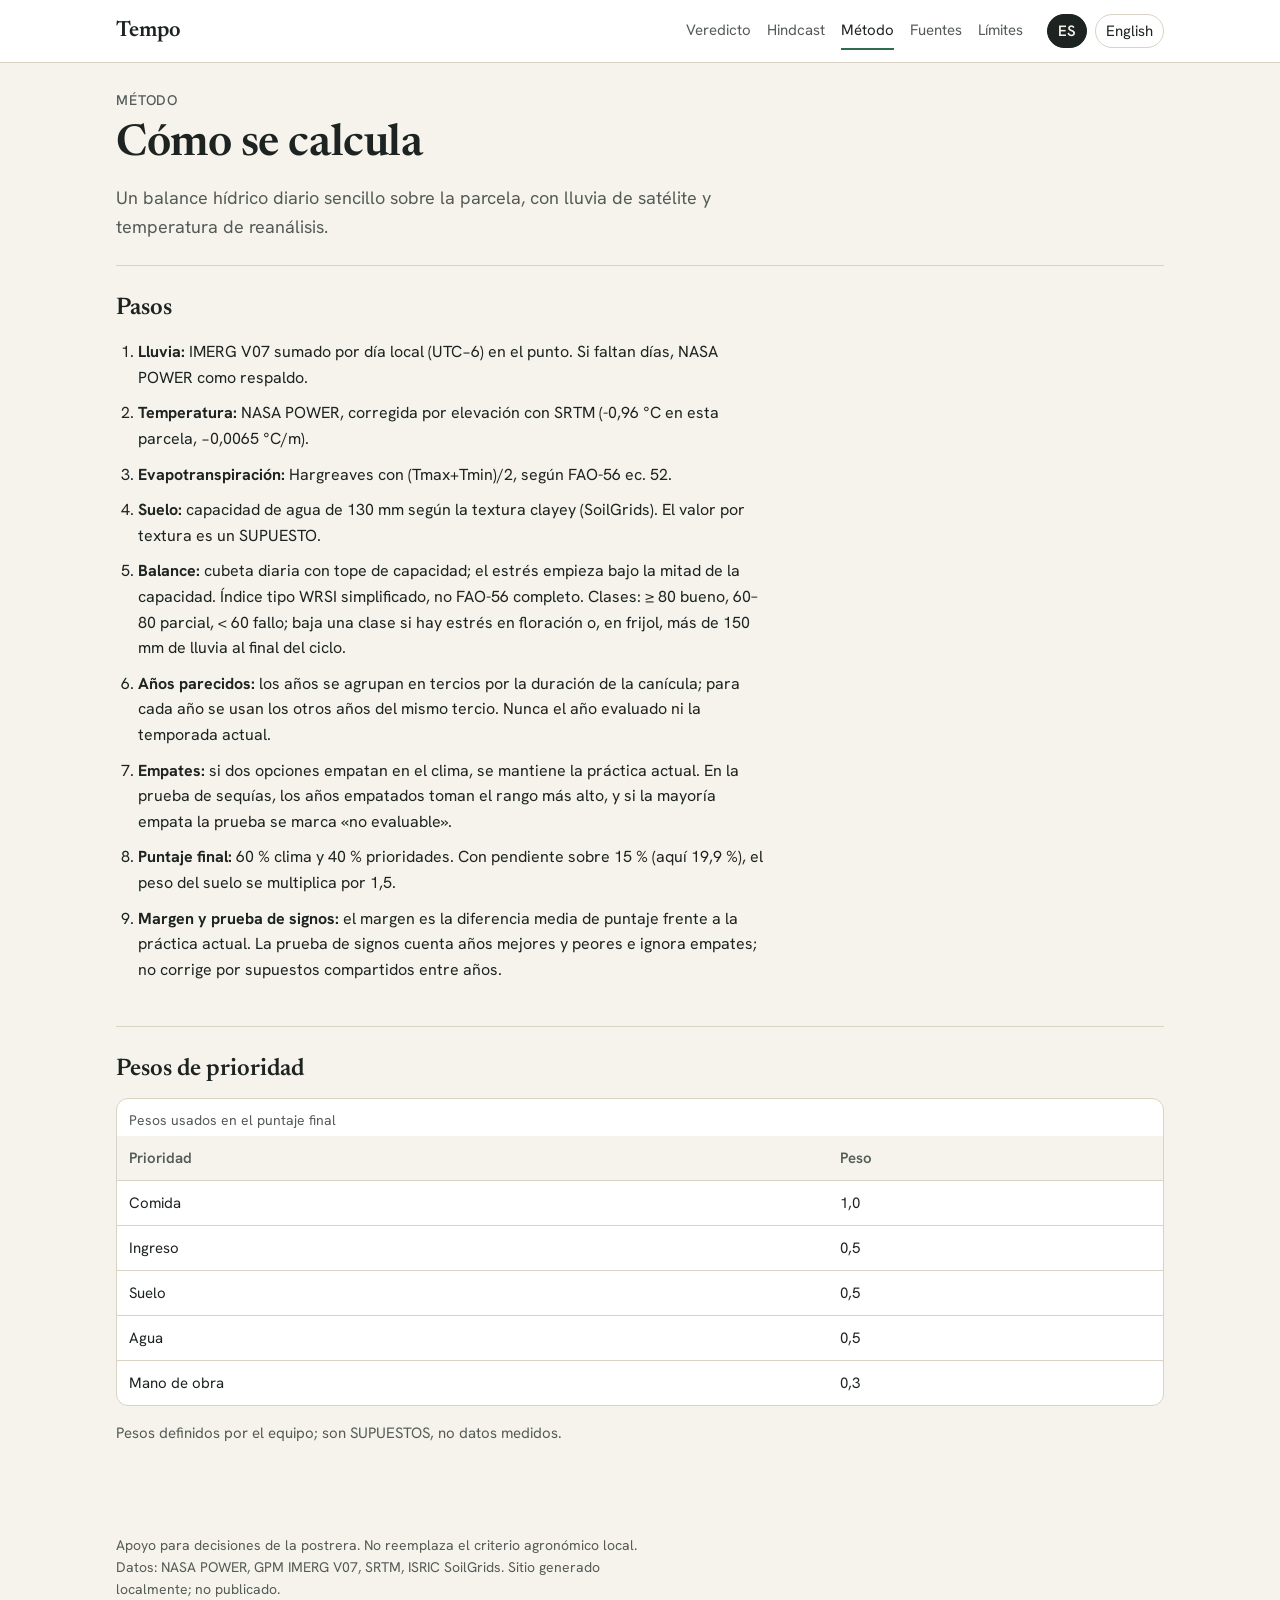
<file: web/site/metodo.html>
<!doctype html>
<html lang="es"><head><meta charset="utf-8">
<meta name="viewport" content="width=device-width,initial-scale=1">
<title>Método · Tempo</title>
<meta name="description" content="Cómo se calcula el balance hídrico y el puntaje.">
<link rel="alternate" hreflang="es" href="metodo.html"><link rel="alternate" hreflang="en" href="metodo-en.html">
<link rel="preconnect" href="https://fonts.googleapis.com"><link rel="preconnect" href="https://fonts.gstatic.com" crossorigin>
<link href="https://fonts.googleapis.com/css2?family=Newsreader:opsz,wght@6..72,400;6..72,600&family=Hanken+Grotesk:wght@400;500;600&family=JetBrains+Mono:wght@400;500&display=swap" rel="stylesheet">
<link rel="stylesheet" href="style.css">
</head><body>
<a class="skip" href="#main">Saltar al contenido</a>
<header class="top"><div class="wrap">
  <a class="brand" href="index.html">Tempo</a>
  <nav aria-label="Principal"><a href="index.html">Veredicto</a><a href="hindcast.html">Hindcast</a><a href="metodo.html" aria-current="page">Método</a><a href="fuentes.html">Fuentes</a><a href="limites.html">Límites</a></nav>
  <div class="langs" role="group" aria-label="Idioma"><span class="lang lang--on">ES</span><a class="lang" href="metodo-en.html" hreflang="en" lang="en">English</a></div>
</div></header>
<main id="main" class="wrap" tabindex="-1">
<section class="hero hero--sm"><p class="eyebrow">Método</p><h1>Cómo se calcula</h1>
<p class="lead">Un balance hídrico diario sencillo sobre la parcela, con lluvia de satélite y temperatura de reanálisis.</p></section>
<section class="block" aria-labelledby="steps"><h2 id="steps">Pasos</h2><ol class="steps">
<li><strong>Lluvia:</strong> IMERG V07 sumado por día local (UTC−6) en el punto. Si faltan días, NASA POWER como respaldo.</li><li><strong>Temperatura:</strong> NASA POWER, corregida por elevación con SRTM (-0,96 °C en esta parcela, −0,0065 °C/m).</li><li><strong>Evapotranspiración:</strong> Hargreaves con (Tmax+Tmin)/2, según FAO-56 ec. 52.</li><li><strong>Suelo:</strong> capacidad de agua de 130 mm según la textura clayey (SoilGrids). El valor por textura es un SUPUESTO.</li><li><strong>Balance:</strong> cubeta diaria con tope de capacidad; el estrés empieza bajo la mitad de la capacidad. Índice tipo WRSI simplificado, no FAO-56 completo. Clases: ≥ 80 bueno, 60–80 parcial, &lt; 60 fallo; baja una clase si hay estrés en floración o, en frijol, más de 150 mm de lluvia al final del ciclo.</li><li><strong>Años parecidos:</strong> los años se agrupan en tercios por la duración de la canícula; para cada año se usan los otros años del mismo tercio. Nunca el año evaluado ni la temporada actual.</li><li><strong>Empates:</strong> si dos opciones empatan en el clima, se mantiene la práctica actual. En la prueba de sequías, los años empatados toman el rango más alto, y si la mayoría empata la prueba se marca «no evaluable».</li><li><strong>Puntaje final:</strong> 60 % clima y 40 % prioridades. Con pendiente sobre 15 % (aquí 19,9 %), el peso del suelo se multiplica por 1,5.</li><li><strong>Margen y prueba de signos:</strong> el margen es la diferencia media de puntaje frente a la práctica actual. La prueba de signos cuenta años mejores y peores e ignora empates; no corrige por supuestos compartidos entre años.</li>
</ol></section>
<section class="block" aria-labelledby="w"><h2 id="w">Pesos de prioridad</h2>
<div class="table-wrap"><table class=""><caption>Pesos usados en el puntaje final</caption><thead><tr><th scope="col">Prioridad</th><th scope="col">Peso</th></tr></thead><tbody><tr><td data-label="Prioridad">Comida</td><td data-label="Peso">1,0</td></tr><tr><td data-label="Prioridad">Ingreso</td><td data-label="Peso">0,5</td></tr><tr><td data-label="Prioridad">Suelo</td><td data-label="Peso">0,5</td></tr><tr><td data-label="Prioridad">Agua</td><td data-label="Peso">0,5</td></tr><tr><td data-label="Prioridad">Mano de obra</td><td data-label="Peso">0,3</td></tr></tbody></table></div>
<p class="muted">Pesos definidos por el equipo; son SUPUESTOS, no datos medidos.</p></section></main>
<footer class="foot wrap"><p>Apoyo para decisiones de la postrera. No reemplaza el criterio agronómico local. Datos: NASA POWER, GPM IMERG V07, SRTM, ISRIC SoilGrids. Sitio generado localmente; no publicado.</p></footer>
</body></html>
</file>
<file: web/site/style.css>
:root {
  --bg: #f6f3ec; --surface: #ffffff; --ink: #1d2320; --muted: #545b57;
  --line: #d9d3c6; --accent: #2f6b4f; --accent-ink: #ffffff;
  --warn-bg: #f7ecd6; --warn-ink: #5c3f0c; --lead-bg: #e6efe9;
  --ok-bg: #dcefe3; --ok-ink: #1f5238; --no-bg: #f6e1dc; --no-ink: #7a2618;
  --focus: #1a5fb4;
  --serif: "Newsreader", Georgia, "Times New Roman", serif;
  --sans: "Hanken Grotesk", system-ui, -apple-system, "Segoe UI", sans-serif;
  --mono: "JetBrains Mono", ui-monospace, Menlo, monospace;
  color-scheme: light;
}
@media (prefers-color-scheme: dark) {
  :root:not([data-theme="light"]) {
    --bg: #14191a; --surface: #1c2324; --ink: #e9ece8; --muted: #b3bbb7;
    --line: #3a4446; --accent: #7fc09a; --accent-ink: #0f1a14;
    --warn-bg: #3a2e15; --warn-ink: #f0d9a4; --lead-bg: #1d2e26;
    --ok-bg: #1f3a2b; --ok-ink: #a9e0bf; --no-bg: #43231d; --no-ink: #f4b8aa;
    --focus: #8cb8ff;
    color-scheme: dark;
  }
}
:root[data-theme="dark"] {
  --bg: #14191a; --surface: #1c2324; --ink: #e9ece8; --muted: #b3bbb7;
  --line: #3a4446; --accent: #7fc09a; --accent-ink: #0f1a14;
  --warn-bg: #3a2e15; --warn-ink: #f0d9a4; --lead-bg: #1d2e26;
  --ok-bg: #1f3a2b; --ok-ink: #a9e0bf; --no-bg: #43231d; --no-ink: #f4b8aa;
  --focus: #8cb8ff; color-scheme: dark;
}
* { box-sizing: border-box; }
html, body { margin: 0; background: var(--bg); color: var(--ink); }
body { font: 400 16px/1.6 var(--sans); -webkit-font-smoothing: antialiased; overflow-wrap: anywhere; }
a { color: var(--accent); text-underline-offset: 3px; }
:focus-visible { outline: 3px solid var(--focus); outline-offset: 2px; border-radius: 2px; }
main:focus { outline: none; }
.skip { position: absolute; left: 16px; top: -48px; z-index: 10; background: var(--surface); color: var(--ink);
  padding: 8px 12px; border: 2px solid var(--focus); border-radius: 6px; }
.skip:focus { top: 8px; }
.wrap { max-width: 1080px; margin: 0 auto; padding: 0 16px; }
.top { border-bottom: 1px solid var(--line); background: var(--surface); position: sticky; top: 0; z-index: 2; }
.top .wrap { display: flex; flex-wrap: wrap; align-items: center; gap: 8px 24px; padding-top: 12px; padding-bottom: 12px; }
.brand { font: 600 22px var(--serif); color: var(--ink); text-decoration: none; margin-right: auto; }
nav { display: flex; flex-wrap: wrap; gap: 4px 16px; }
nav a { color: var(--muted); text-decoration: none; padding: 6px 0; font-size: 15px; }
nav a[aria-current="page"] { color: var(--ink); border-bottom: 2px solid var(--accent); }
nav a:hover { color: var(--ink); }
.langs { display: flex; gap: 8px; align-items: center; font-size: 15px; }
.lang { padding: 4px 10px; border: 1px solid var(--line); border-radius: 999px; text-decoration: none; color: var(--ink); }
.lang--on { background: var(--ink); color: var(--bg); border-color: var(--ink); font-weight: 600; }
a.lang:hover { border-color: var(--accent); }
.hero { padding: 40px 0 24px; }
.hero--sm { padding-top: 28px; }
.eyebrow { font: 500 14px/1.4 var(--sans); letter-spacing: .06em; text-transform: uppercase; color: var(--muted); margin: 0 0 10px; }
h1 { font: 600 clamp(28px, 4.6vw, 44px)/1.12 var(--serif); margin: 0 0 14px; max-width: 24ch; letter-spacing: -0.01em; }
h2 { font: 600 24px/1.2 var(--serif); margin: 0 0 14px; }
h3 { font: 600 19px/1.3 var(--serif); margin: 6px 0 10px; }
.lead { font-size: 18px; color: var(--muted); max-width: 62ch; margin: 0; }
.block { padding: 28px 0; border-top: 1px solid var(--line); }
.block p { max-width: 70ch; }
.muted { color: var(--muted); font-size: 15px; }
.chips { display: flex; flex-wrap: wrap; gap: 8px; margin: 20px 0 0; padding: 0; list-style: none; }
.chip { font: 500 14px/1.2 var(--sans); padding: 8px 12px; border: 1px solid var(--line); border-radius: 999px; background: var(--surface); }
.conds { list-style: none; padding: 0; margin: 16px 0; display: grid; gap: 10px; }
.cond { background: var(--surface); border: 1px solid var(--line); border-radius: 12px; padding: 12px 14px; max-width: 80ch; }
.cond strong { display: block; }
.cond-mark { display: inline-block; font: 600 14px/1.2 var(--sans); padding: 4px 10px; border-radius: 999px; margin-bottom: 6px; }
.cond--ok .cond-mark { background: var(--ok-bg); color: var(--ok-ink); }
.cond--no .cond-mark { background: var(--no-bg); color: var(--no-ink); }
.grid3 { display: grid; gap: 16px; grid-template-columns: 1fr; }
@media (min-width: 760px) { .grid3 { grid-template-columns: repeat(3, 1fr); } }
.card { background: var(--surface); border: 1px solid var(--line); border-radius: 14px; padding: 20px; min-width: 0; }
.card--lead { border-color: var(--accent); box-shadow: inset 0 3px 0 var(--accent); }
.num { font: 600 40px/1 var(--serif); margin: 14px 0 10px; }
.num span { font: 400 15px var(--sans); color: var(--muted); }
.facts { margin: 12px 0 0; display: grid; gap: 6px; font-size: 15px; }
.facts div { display: flex; justify-content: space-between; gap: 12px; border-top: 1px solid var(--line); padding-top: 6px; }
.facts dt { color: var(--muted); }
.facts dd { margin: 0; font-variant-numeric: tabular-nums; font-weight: 600; }
.table-wrap { overflow-x: auto; border: 1px solid var(--line); border-radius: 12px; background: var(--surface); max-width: 100%; }
table { width: 100%; border-collapse: collapse; font-size: 15px; }
caption { text-align: left; padding: 10px 12px 4px; font-size: 14px; color: var(--muted); caption-side: top; }
th, td { text-align: left; padding: 10px 12px; border-bottom: 1px solid var(--line); font-size: 15px; vertical-align: top; }
th { font-weight: 600; color: var(--muted); background: var(--bg); }
tr:last-child td { border-bottom: 0; }
td { font-variant-numeric: tabular-nums; }
/* Narrow screens: stack each row as a block, label from data-label. No horizontal scroll. */
@media (max-width: 640px) {
  table.stack thead { position: absolute; width: 1px; height: 1px; overflow: hidden; clip: rect(0 0 0 0); white-space: nowrap; }
  table.stack, table.stack tbody, table.stack tr, table.stack td { display: block; width: 100%; }
  table.stack tr { border-bottom: 1px solid var(--line); padding: 6px 0; }
  table.stack tr:last-child { border-bottom: 0; }
  table.stack td { border: 0; padding: 4px 12px; display: grid; grid-template-columns: minmax(0, 11em) minmax(0, 1fr); gap: 12px; }
  table.stack td::before { content: attr(data-label); color: var(--muted); font-weight: 600; }
}
.steps { padding-left: 22px; }
.steps li { margin-bottom: 10px; max-width: 70ch; }
.limits { padding-left: 0; list-style: none; display: grid; gap: 12px; }
.limits li { background: var(--surface); border: 1px solid var(--line); border-radius: 12px; padding: 14px 16px; max-width: 80ch; }
.foot { padding: 32px 16px 48px; }
.foot p { color: var(--muted); font-size: 14px; max-width: 70ch; }
@media (max-width: 520px) { .top .wrap { justify-content: space-between; } nav { width: 100%; } }
@media (prefers-reduced-motion: reduce) { * { transition: none !important; animation: none !important; } }
</file>
